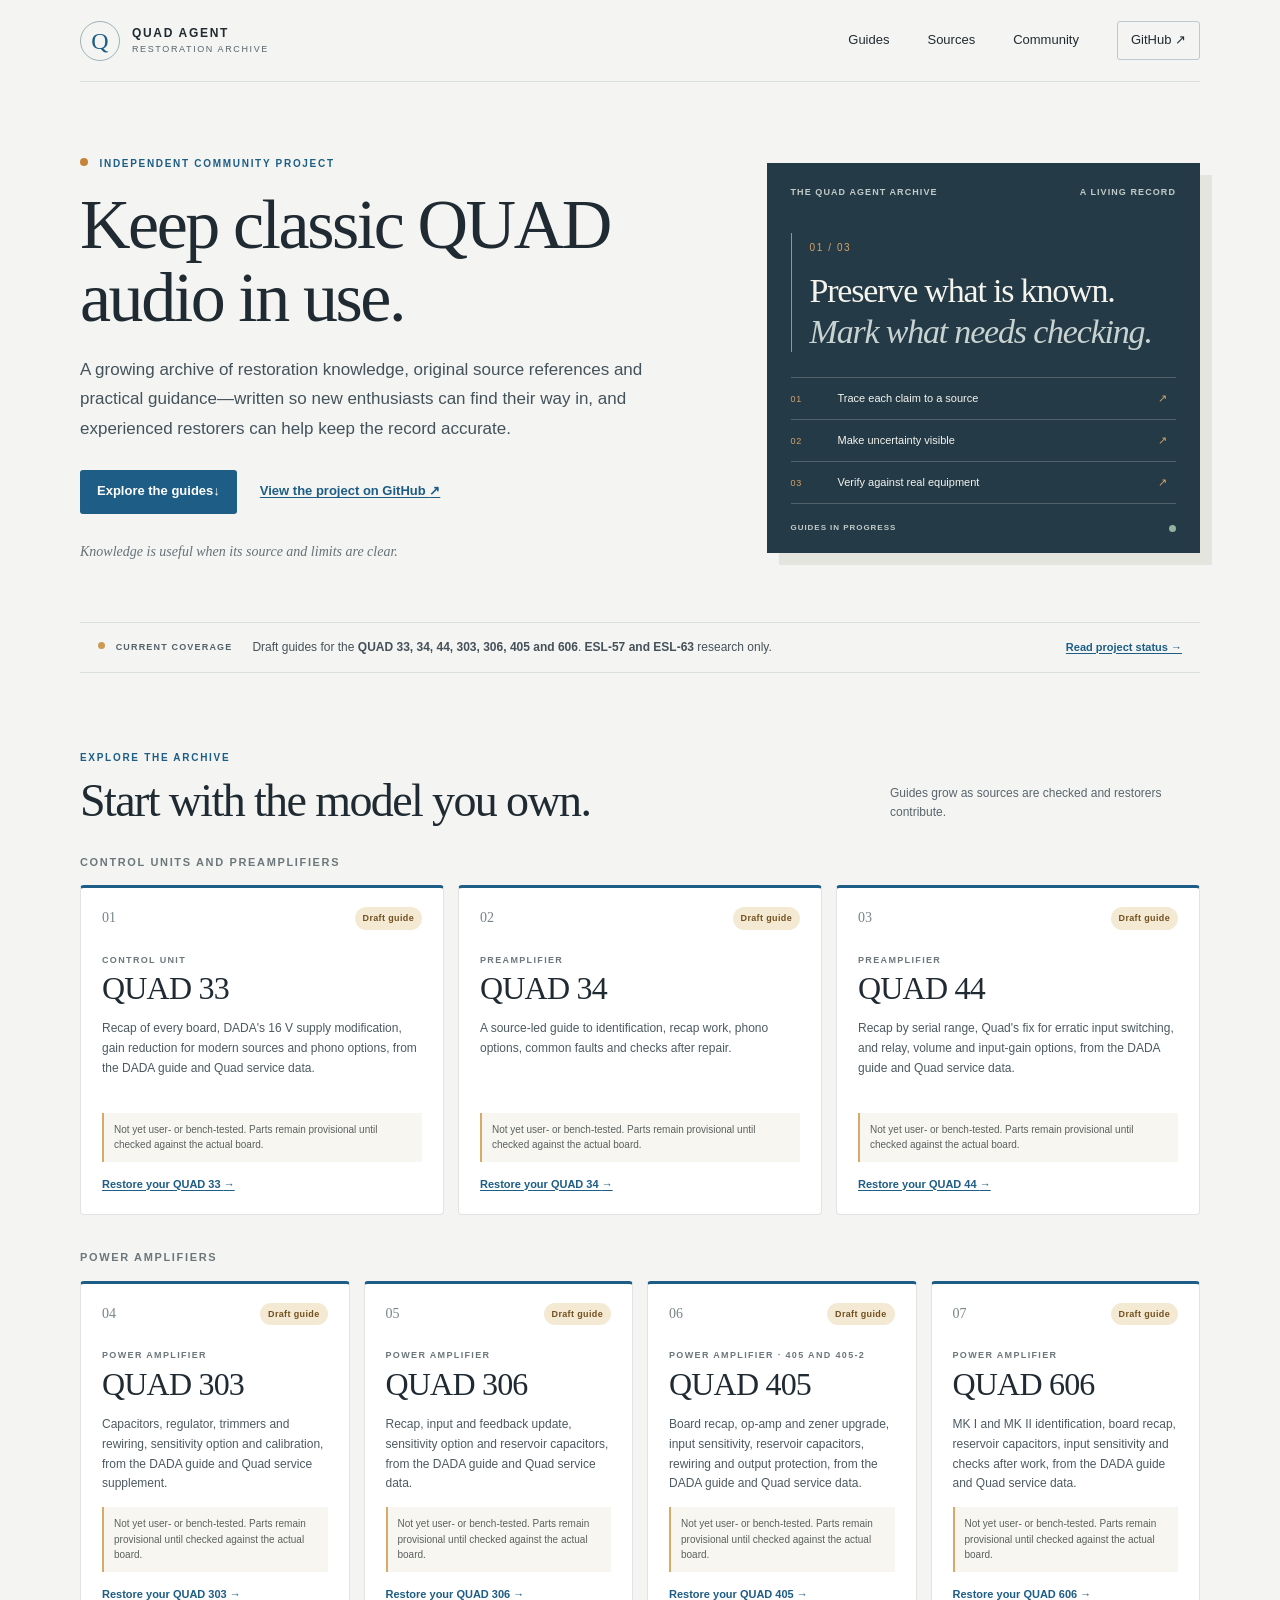
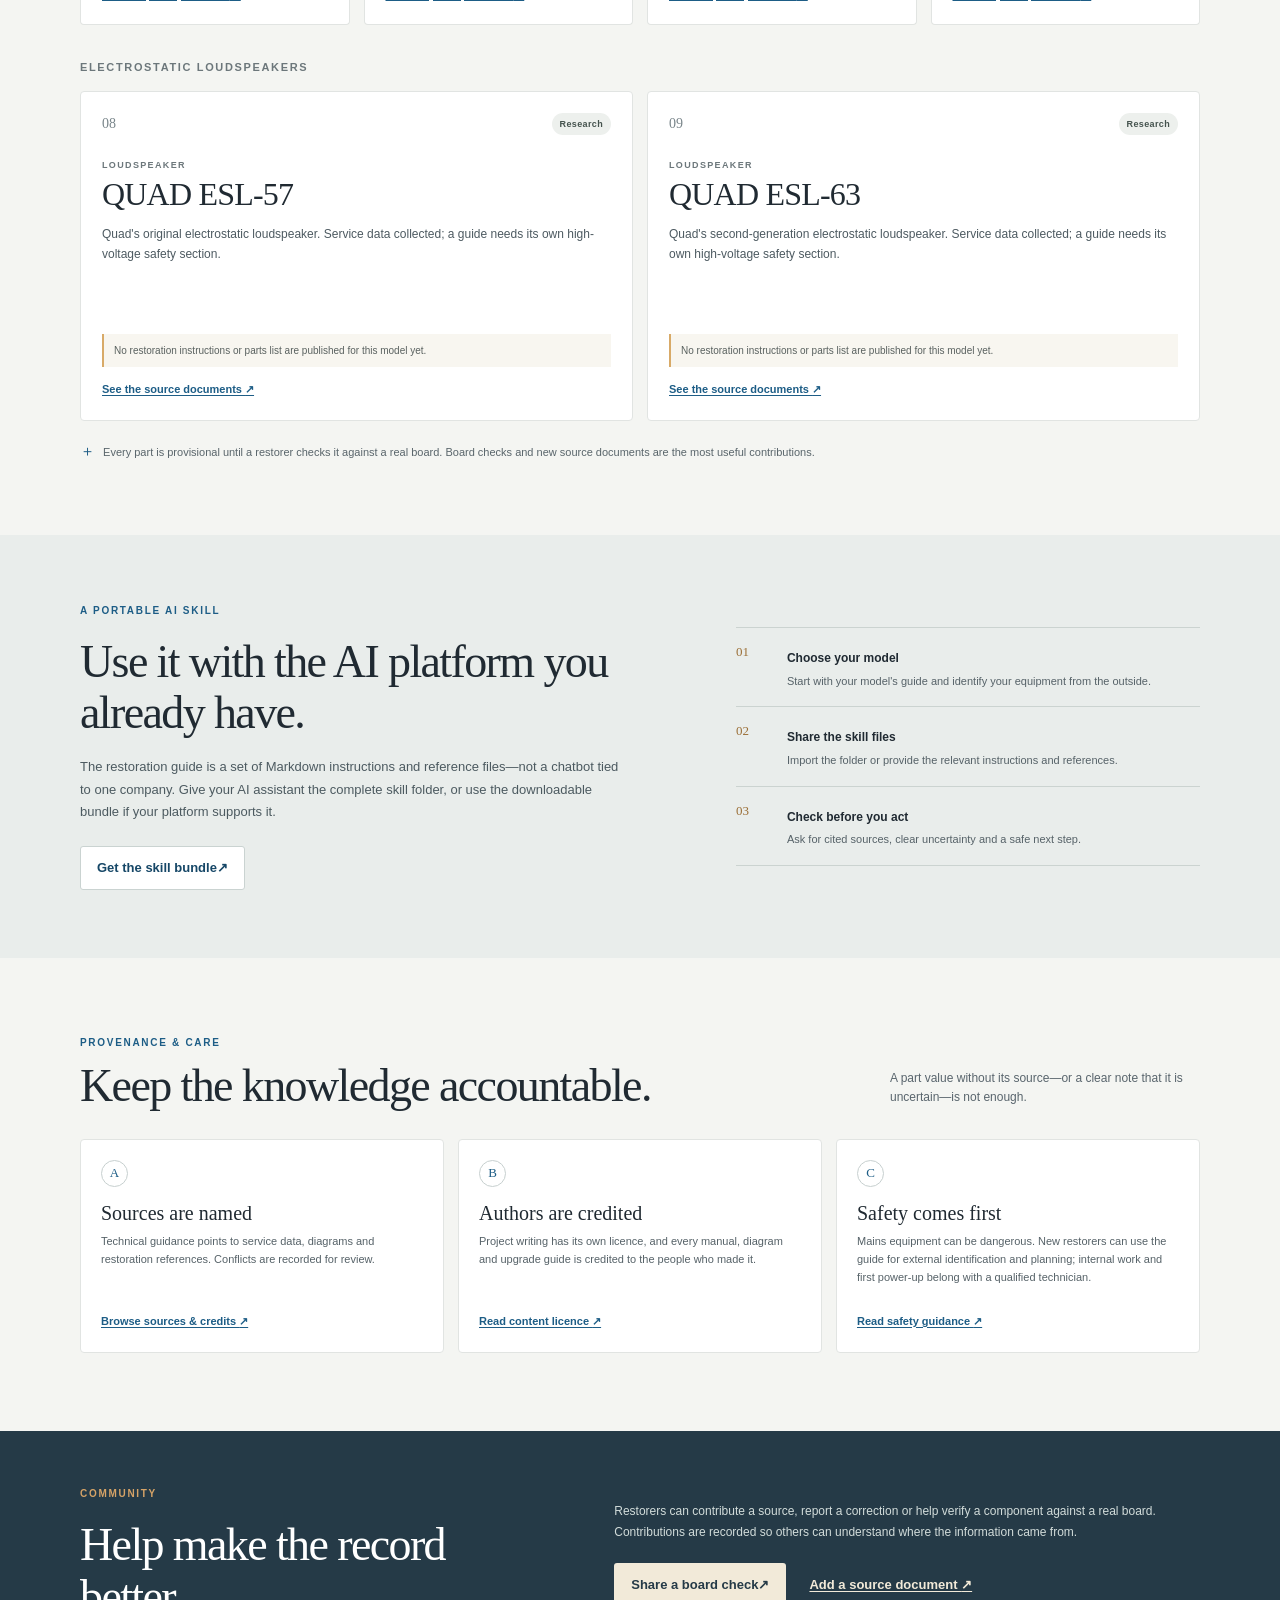
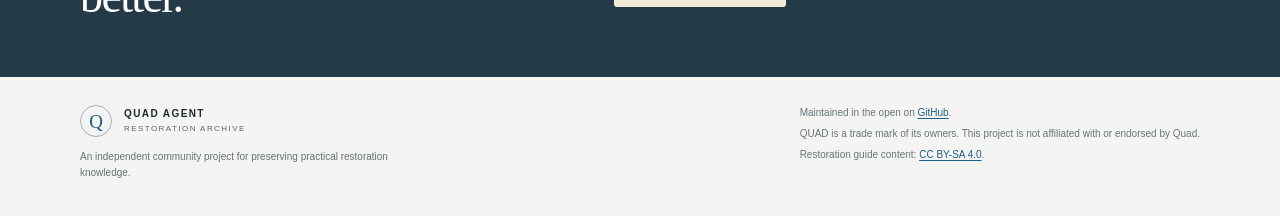
<file: docs/index.html>
<!doctype html>
<html lang="en">
  <head>
    <meta charset="utf-8">
    <meta name="viewport" content="width=device-width, initial-scale=1">
    <meta name="theme-color" content="#f4f5f2">
    <meta name="description" content="A community archive preserving practical, source-led restoration knowledge for classic QUAD hi-fi equipment.">
    <title>Quad Agent | QUAD Restoration Archive</title>
    <link rel="stylesheet" href="styles.css">
  </head>
  <body>
    <a class="skip-link" href="#main">Skip to content</a>

    <header class="site-header">
      <a class="brand" href="#top" aria-label="Quad Agent home">
        <span class="brand-mark" aria-hidden="true">Q</span>
        <span class="brand-name"><strong>QUAD AGENT</strong><small>RESTORATION ARCHIVE</small></span>
      </a>
      <nav aria-label="Main navigation">
        <a href="#guides">Guides</a>
        <a href="#sources">Sources</a>
        <a href="#community">Community</a>
        <a class="nav-repo" href="https://github.com/Quad-Hi-Fi-Restoration/quad-agent">GitHub <span aria-hidden="true">↗</span></a>
      </nav>
    </header>

    <main id="main">
      <section class="hero shell" id="top" aria-labelledby="hero-title">
        <div class="hero-copy">
          <p class="eyebrow"><span class="eyebrow-dot" aria-hidden="true"></span> INDEPENDENT COMMUNITY PROJECT</p>
          <h1 id="hero-title">Keep classic QUAD audio in use.</h1>
          <p class="hero-intro">A growing archive of restoration knowledge, original source references and practical guidance—written so new enthusiasts can find their way in, and experienced restorers can help keep the record accurate.</p>
          <div class="hero-actions">
            <a class="button button-primary" href="#guides">Explore the guides <span aria-hidden="true">↓</span></a>
            <a class="text-link" href="https://github.com/Quad-Hi-Fi-Restoration/quad-agent">View the project on GitHub <span aria-hidden="true">↗</span></a>
          </div>
          <p class="hero-note">Knowledge is useful when its source and limits are clear.</p>
        </div>

        <aside class="archive-panel" aria-label="How the archive works">
          <div class="panel-topline"><span>THE QUAD AGENT ARCHIVE</span><span>A LIVING RECORD</span></div>
          <div class="panel-heading">
            <span class="panel-index">01 / 03</span>
            <p>Preserve what is known.<br><em>Mark what needs checking.</em></p>
          </div>
          <div class="archive-steps" aria-label="Archive principles">
            <div><span class="step-number">01</span><span>Trace each claim to a source</span><span class="step-mark" aria-hidden="true">↗</span></div>
            <div><span class="step-number">02</span><span>Make uncertainty visible</span><span class="step-mark" aria-hidden="true">↗</span></div>
            <div><span class="step-number">03</span><span>Verify against real equipment</span><span class="step-mark" aria-hidden="true">↗</span></div>
          </div>
          <div class="panel-footer"><span>GUIDES IN PROGRESS</span><span class="status-light" aria-hidden="true"></span></div>
        </aside>
      </section>

      <section class="status-strip shell" aria-label="Current project status">
        <span class="status-label"><span class="status-light" aria-hidden="true"></span> CURRENT COVERAGE</span>
        <p>Draft guides for the <strong>QUAD 33, 34, 44, 303, 306, 405 and 606</strong>. <strong>ESL-57 and ESL-63</strong> research only.</p>
        <a href="https://github.com/Quad-Hi-Fi-Restoration/quad-agent/blob/main/README.md">Read project status <span aria-hidden="true">→</span></a>
      </section>

      <section class="section shell" id="guides" aria-labelledby="guides-title">
        <div class="section-heading">
          <div><p class="eyebrow">EXPLORE THE ARCHIVE</p><h2 id="guides-title">Start with the model you own.</h2></div>
          <p class="section-aside">Guides grow as sources are checked and restorers contribute.</p>
        </div>
        <h3 class="model-group">Control units and preamplifiers</h3>
        <div class="model-grid">
          <article class="model-card model-card-featured">
            <div class="card-topline"><span class="model-number">01</span><span class="pill pill-draft">Draft guide</span></div>
            <p class="model-kind">CONTROL UNIT</p>
            <h3>QUAD 33</h3>
            <p class="model-description">Recap of every board, DADA's 16 V supply modification, gain reduction for modern sources and phono options, from the DADA guide and Quad service data.</p>
            <p class="card-caveat">Not yet user- or bench-tested. Parts remain provisional until checked against the actual board.</p>
            <a class="card-link" href="models/quad-33.html">Restore your QUAD 33 <span aria-hidden="true">→</span></a>
          </article>
          <article class="model-card model-card-featured">
            <div class="card-topline"><span class="model-number">02</span><span class="pill pill-draft">Draft guide</span></div>
            <p class="model-kind">PREAMPLIFIER</p>
            <h3>QUAD 34</h3>
            <p class="model-description">A source-led guide to identification, recap work, phono options, common faults and checks after repair.</p>
            <p class="card-caveat">Not yet user- or bench-tested. Parts remain provisional until checked against the actual board.</p>
            <a class="card-link" href="models/quad-34.html">Restore your QUAD 34 <span aria-hidden="true">→</span></a>
          </article>
          <article class="model-card model-card-featured">
            <div class="card-topline"><span class="model-number">03</span><span class="pill pill-draft">Draft guide</span></div>
            <p class="model-kind">PREAMPLIFIER</p>
            <h3>QUAD 44</h3>
            <p class="model-description">Recap by serial range, Quad's fix for erratic input switching, and relay, volume and input-gain options, from the DADA guide and Quad service data.</p>
            <p class="card-caveat">Not yet user- or bench-tested. Parts remain provisional until checked against the actual board.</p>
            <a class="card-link" href="models/quad-44.html">Restore your QUAD 44 <span aria-hidden="true">→</span></a>
          </article>
        </div>

        <h3 class="model-group">Power amplifiers</h3>
        <div class="model-grid model-grid-four">
          <article class="model-card model-card-featured">
            <div class="card-topline"><span class="model-number">04</span><span class="pill pill-draft">Draft guide</span></div>
            <p class="model-kind">POWER AMPLIFIER</p>
            <h3>QUAD 303</h3>
            <p class="model-description">Capacitors, regulator, trimmers and rewiring, sensitivity option and calibration, from the DADA guide and Quad service supplement.</p>
            <p class="card-caveat">Not yet user- or bench-tested. Parts remain provisional until checked against the actual board.</p>
            <a class="card-link" href="models/quad-303.html">Restore your QUAD 303 <span aria-hidden="true">→</span></a>
          </article>
          <article class="model-card model-card-featured">
            <div class="card-topline"><span class="model-number">05</span><span class="pill pill-draft">Draft guide</span></div>
            <p class="model-kind">POWER AMPLIFIER</p>
            <h3>QUAD 306</h3>
            <p class="model-description">Recap, input and feedback update, sensitivity option and reservoir capacitors, from the DADA guide and Quad service data.</p>
            <p class="card-caveat">Not yet user- or bench-tested. Parts remain provisional until checked against the actual board.</p>
            <a class="card-link" href="models/quad-306.html">Restore your QUAD 306 <span aria-hidden="true">→</span></a>
          </article>
          <article class="model-card model-card-featured">
            <div class="card-topline"><span class="model-number">06</span><span class="pill pill-draft">Draft guide</span></div>
            <p class="model-kind">POWER AMPLIFIER · 405 AND 405-2</p>
            <h3>QUAD 405</h3>
            <p class="model-description">Board recap, op-amp and zener upgrade, input sensitivity, reservoir capacitors, rewiring and output protection, from the DADA guide and Quad service data.</p>
            <p class="card-caveat">Not yet user- or bench-tested. Parts remain provisional until checked against the actual board.</p>
            <a class="card-link" href="models/quad-405.html">Restore your QUAD 405 <span aria-hidden="true">→</span></a>
          </article>
          <article class="model-card model-card-featured">
            <div class="card-topline"><span class="model-number">07</span><span class="pill pill-draft">Draft guide</span></div>
            <p class="model-kind">POWER AMPLIFIER</p>
            <h3>QUAD 606</h3>
            <p class="model-description">MK I and MK II identification, board recap, reservoir capacitors, input sensitivity and checks after work, from the DADA guide and Quad service data.</p>
            <p class="card-caveat">Not yet user- or bench-tested. Parts remain provisional until checked against the actual board.</p>
            <a class="card-link" href="models/quad-606.html">Restore your QUAD 606 <span aria-hidden="true">→</span></a>
          </article>
        </div>

        <h3 class="model-group">Electrostatic loudspeakers</h3>
        <div class="model-grid model-grid-two">
          <article class="model-card">
            <div class="card-topline"><span class="model-number">08</span><span class="pill">Research</span></div>
            <p class="model-kind">LOUDSPEAKER</p>
            <h3>QUAD ESL-57</h3>
            <p class="model-description">Quad's original electrostatic loudspeaker. Service data collected; a guide needs its own high-voltage safety section.</p>
            <p class="card-caveat">No restoration instructions or parts list are published for this model yet.</p>
            <a class="card-link" href="https://github.com/Quad-Hi-Fi-Restoration/quad-agent/tree/main/source-docs/quad-57">See the source documents <span aria-hidden="true">↗</span></a>
          </article>
          <article class="model-card">
            <div class="card-topline"><span class="model-number">09</span><span class="pill">Research</span></div>
            <p class="model-kind">LOUDSPEAKER</p>
            <h3>QUAD ESL-63</h3>
            <p class="model-description">Quad's second-generation electrostatic loudspeaker. Service data collected; a guide needs its own high-voltage safety section.</p>
            <p class="card-caveat">No restoration instructions or parts list are published for this model yet.</p>
            <a class="card-link" href="https://github.com/Quad-Hi-Fi-Restoration/quad-agent/tree/main/source-docs/quad-63">See the source documents <span aria-hidden="true">↗</span></a>
          </article>
        </div>
        <p class="future-note"><span aria-hidden="true">＋</span> Every part is provisional until a restorer checks it against a real board. Board checks and new source documents are the most useful contributions.</p>
      </section>

      <section class="how-section" id="use-the-skill" aria-labelledby="how-title">
        <div class="how-inner shell">
          <div class="how-copy">
            <p class="eyebrow">A PORTABLE AI SKILL</p>
            <h2 id="how-title">Use it with the AI platform you already have.</h2>
            <p>The restoration guide is a set of Markdown instructions and reference files—not a chatbot tied to one company. Give your AI assistant the complete skill folder, or use the downloadable bundle if your platform supports it.</p>
            <a class="button button-light" href="https://github.com/Quad-Hi-Fi-Restoration/quad-agent/releases">Get the skill bundle <span aria-hidden="true">↗</span></a>
          </div>
          <ol class="how-list">
            <li><span>01</span><div><strong>Choose your model</strong><p>Start with your model's guide and identify your equipment from the outside.</p></div></li>
            <li><span>02</span><div><strong>Share the skill files</strong><p>Import the folder or provide the relevant instructions and references.</p></div></li>
            <li><span>03</span><div><strong>Check before you act</strong><p>Ask for cited sources, clear uncertainty and a safe next step.</p></div></li>
          </ol>
        </div>
      </section>

      <section class="section shell sources-section" id="sources" aria-labelledby="sources-title">
        <div class="section-heading">
          <div><p class="eyebrow">PROVENANCE & CARE</p><h2 id="sources-title">Keep the knowledge accountable.</h2></div>
          <p class="section-aside">A part value without its source—or a clear note that it is uncertain—is not enough.</p>
        </div>
        <div class="principle-grid">
          <article class="principle-card"><span class="principle-icon" aria-hidden="true">A</span><h3>Sources are named</h3><p>Technical guidance points to service data, diagrams and restoration references. Conflicts are recorded for review.</p><a href="https://github.com/Quad-Hi-Fi-Restoration/quad-agent/blob/main/quad-upgrade/reference/index.md">Browse sources & credits <span aria-hidden="true">↗</span></a></article>
          <article class="principle-card"><span class="principle-icon" aria-hidden="true">B</span><h3>Authors are credited</h3><p>Project writing has its own licence, and every manual, diagram and upgrade guide is credited to the people who made it.</p><a href="https://github.com/Quad-Hi-Fi-Restoration/quad-agent/blob/main/LICENSE-CONTENT.md">Read content licence <span aria-hidden="true">↗</span></a></article>
          <article class="principle-card"><span class="principle-icon" aria-hidden="true">C</span><h3>Safety comes first</h3><p>Mains equipment can be dangerous. New restorers can use the guide for external identification and planning; internal work and first power-up belong with a qualified technician.</p><a href="https://github.com/Quad-Hi-Fi-Restoration/quad-agent/blob/main/quad-upgrade/reference/safety.md">Read safety guidance <span aria-hidden="true">↗</span></a></article>
        </div>
      </section>

      <section class="community-section" id="community" aria-labelledby="community-title">
        <div class="community-inner shell">
          <div><p class="eyebrow">COMMUNITY</p><h2 id="community-title">Help make the record better.</h2></div>
          <div class="community-copy"><p>Restorers can contribute a source, report a correction or help verify a component against a real board. Contributions are recorded so others can understand where the information came from.</p><div class="community-actions"><a class="button button-primary" href="https://github.com/Quad-Hi-Fi-Restoration/quad-agent/issues/new?template=board-verification.md">Share a board check <span aria-hidden="true">↗</span></a><a class="text-link" href="https://github.com/Quad-Hi-Fi-Restoration/quad-agent/issues/new?template=new-source.md">Add a source document <span aria-hidden="true">↗</span></a></div></div>
        </div>
      </section>
    </main>

    <footer class="site-footer shell">
      <div><a class="brand footer-brand" href="#top"><span class="brand-mark" aria-hidden="true">Q</span><span class="brand-name"><strong>QUAD AGENT</strong><small>RESTORATION ARCHIVE</small></span></a><p>An independent community project for preserving practical restoration knowledge.</p></div>
      <div class="footer-meta"><p>Maintained in the open on <a href="https://github.com/Quad-Hi-Fi-Restoration/quad-agent">GitHub</a>.</p><p>QUAD is a trade mark of its owners. This project is not affiliated with or endorsed by Quad.</p><p>Restoration guide content: <a href="https://creativecommons.org/licenses/by-sa/4.0/">CC BY-SA 4.0</a>.</p></div>
    </footer>
  </body>
</html>
</file>
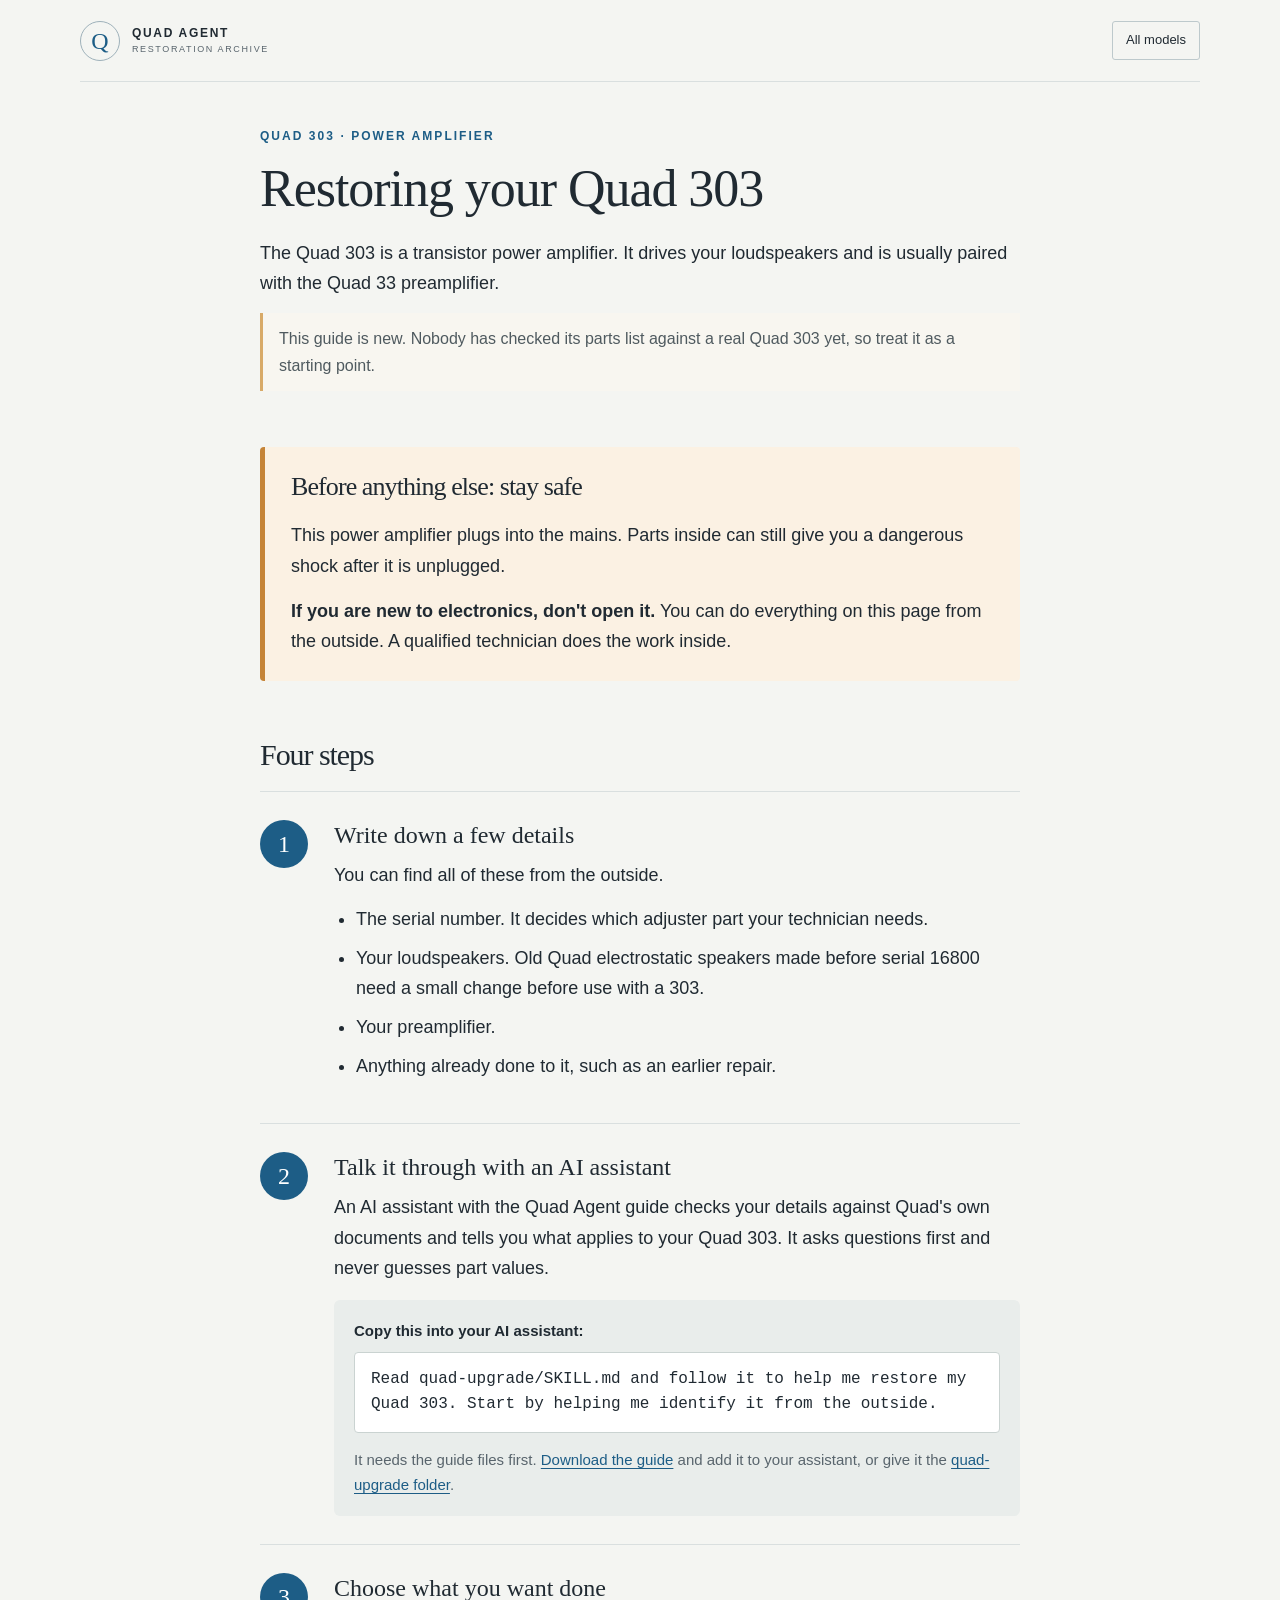
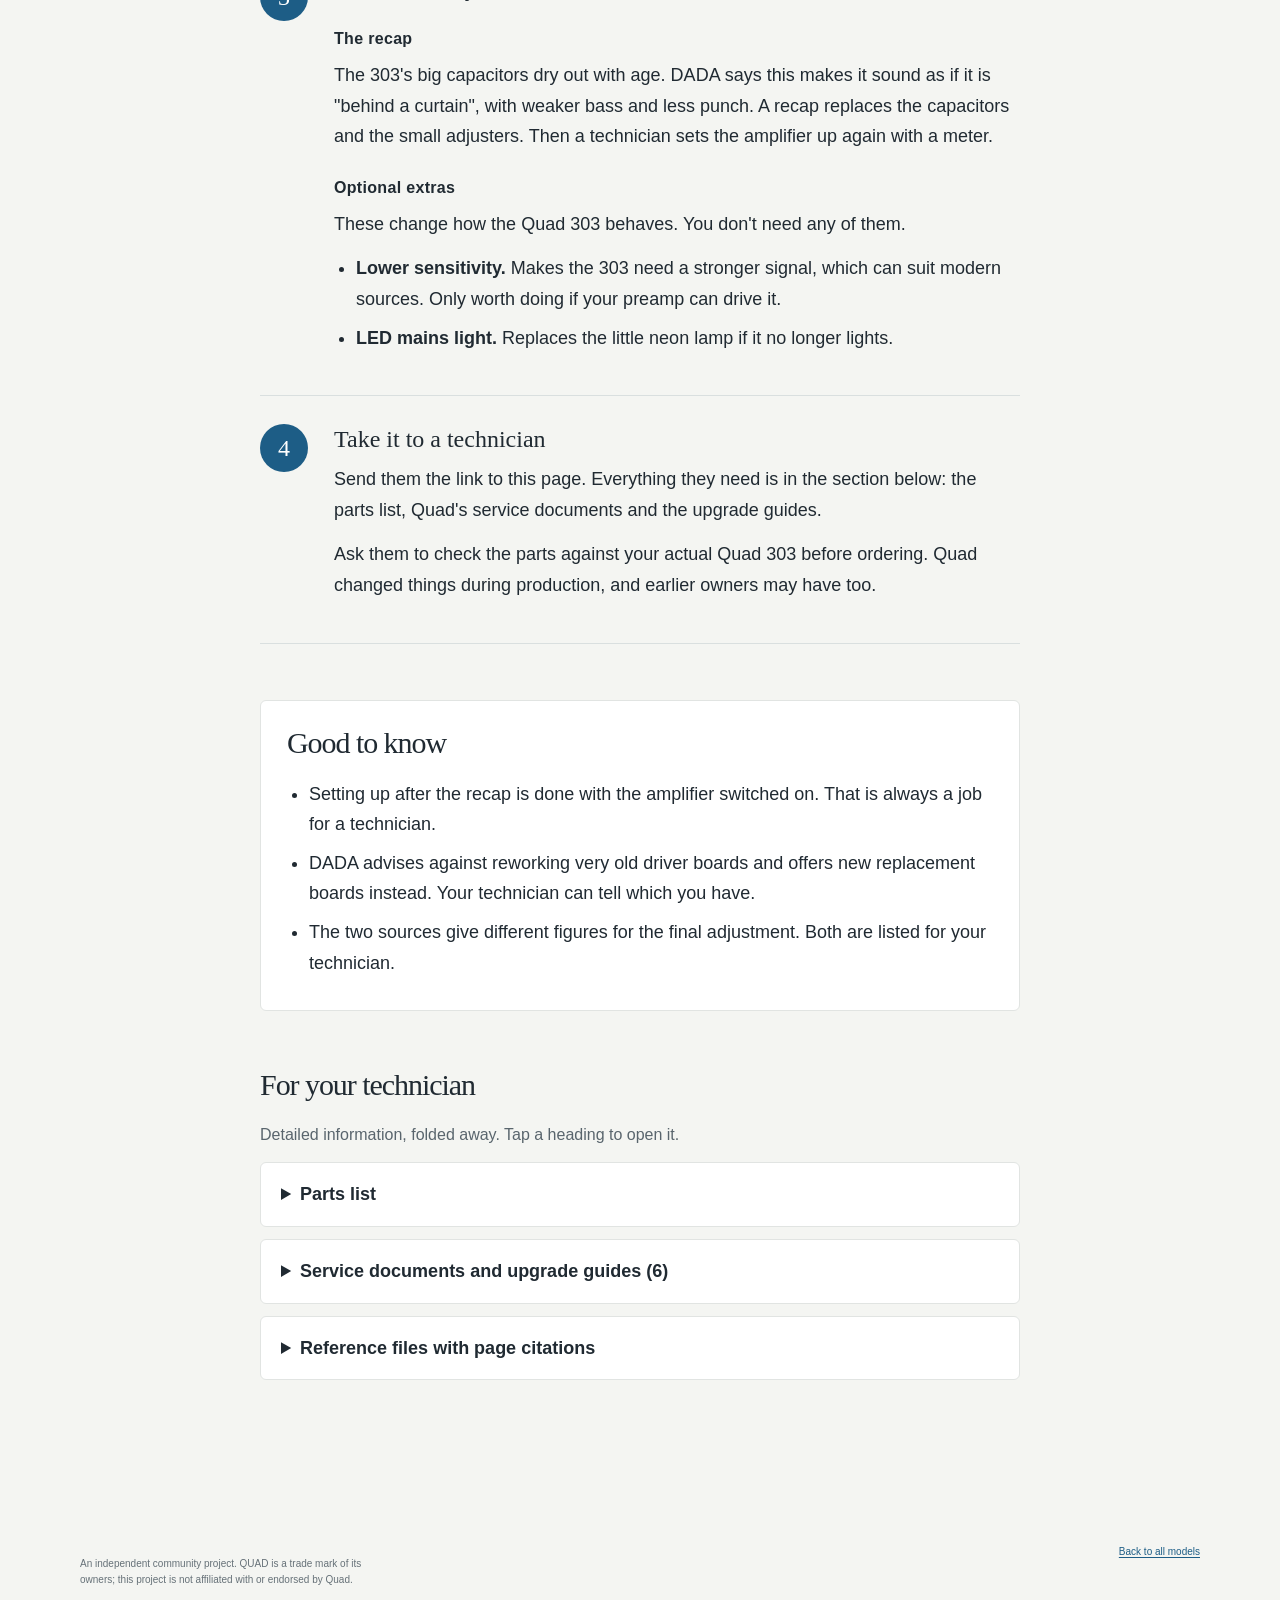
<file: docs/models/quad-303.html>
<!doctype html>
<html lang="en">
  <head>
    <meta charset="utf-8">
    <meta name="viewport" content="width=device-width, initial-scale=1">
    <meta name="description" content="A simple, safe guide to restoring a Quad 303 power amplifier.">
    <title>Restoring your Quad 303 | Quad Agent</title>
    <link rel="stylesheet" href="../styles.css">
  </head>
  <body class="owner">
    <a class="skip-link" href="#main">Skip to content</a>
    <!-- Generated by scripts/build_site.py from docs/owners/quad-303.md and the skill. Do not edit by hand. -->
    <header class="site-header">
      <a class="brand" href="../index.html" aria-label="Quad Agent home">
        <span class="brand-mark" aria-hidden="true">Q</span>
        <span class="brand-name"><strong>QUAD AGENT</strong><small>RESTORATION ARCHIVE</small></span>
      </a>
      <nav aria-label="Site">
        <a class="nav-repo" href="../index.html#guides">All models</a>
      </nav>
    </header>

    <main id="main" class="shell owner-page">
      <section class="owner-hero">
        <p class="eyebrow">QUAD 303 · POWER AMPLIFIER</p>
        <h1>Restoring your Quad 303</h1>
        <p>The Quad 303 is a transistor power amplifier. It drives your loudspeakers and is usually paired with the Quad 33 preamplifier.</p>
        <p class="new-note">This guide is new. Nobody has checked its parts list against a real Quad 303 yet, so treat it as a starting point.</p>
      </section>

      <section class="safety-box" aria-labelledby="safety-title">
        <h2 id="safety-title">Before anything else: stay safe</h2>
        <p>This power amplifier plugs into the mains. Parts inside can still give you a dangerous shock after it is unplugged.</p>
        <p><strong>If you are new to electronics, don't open it.</strong> You can do everything on this page from the outside. A qualified technician does the work inside.</p>
      </section>

      <section class="steps" aria-labelledby="steps-title">
        <h2 id="steps-title">Four steps</h2>

        <div class="step">
          <span class="step-no">1</span>
          <div class="step-body">
            <h3>Write down a few details</h3>
            <p>You can find all of these from the outside.</p>
            <ul><li>The serial number. It decides which adjuster part your technician needs.</li><li>Your loudspeakers. Old Quad electrostatic speakers made before serial 16800 need a small change before use with a 303.</li><li>Your preamplifier.</li><li>Anything already done to it, such as an earlier repair.</li></ul>
          </div>
        </div>

        <div class="step">
          <span class="step-no">2</span>
          <div class="step-body">
            <h3>Talk it through with an AI assistant</h3>
            <p>An AI assistant with the Quad Agent guide checks your details against Quad's own documents and tells you what applies to your Quad 303. It asks questions first and never guesses part values.</p>
            <div class="prompt-box">
              <p class="prompt-label">Copy this into your AI assistant:</p>
              <p class="prompt-text">Read quad-upgrade/SKILL.md and follow it to help me restore my Quad 303. Start by helping me identify it from the outside.</p>
              <p class="prompt-note">It needs the guide files first. <a href="https://github.com/Quad-Hi-Fi-Restoration/quad-agent/releases/latest">Download the guide</a> and add it to your assistant, or give it the <a href="https://github.com/Quad-Hi-Fi-Restoration/quad-agent/tree/main/quad-upgrade">quad-upgrade folder</a>.</p>
            </div>
          </div>
        </div>

        <div class="step">
          <span class="step-no">3</span>
          <div class="step-body">
            <h3>Choose what you want done</h3>
            <h4>The recap</h4>
            <p>The 303&#x27;s big capacitors dry out with age. DADA says this makes it sound as if it is &quot;behind a curtain&quot;, with weaker bass and less punch. A recap replaces the capacitors and the small adjusters. Then a technician sets the amplifier up again with a meter.</p>
            <h4>Optional extras</h4>
            <p>These change how the Quad 303 behaves. You don't need any of them.</p>
            <ul><li><strong>Lower sensitivity.</strong> Makes the 303 need a stronger signal, which can suit modern sources. Only worth doing if your preamp can drive it.</li><li><strong>LED mains light.</strong> Replaces the little neon lamp if it no longer lights.</li></ul>
          </div>
        </div>

        <div class="step">
          <span class="step-no">4</span>
          <div class="step-body">
            <h3>Take it to a technician</h3>
            <p>Send them the link to this page. Everything they need is in the section below: the parts list, Quad's service documents and the upgrade guides.</p>
            <p>Ask them to check the parts against your actual Quad 303 before ordering. Quad changed things during production, and earlier owners may have too.</p>
          </div>
        </div>
      </section>

      <section class="good-to-know" aria-labelledby="gtk-title">
        <h2 id="gtk-title">Good to know</h2>
        <ul><li>Setting up after the recap is done with the amplifier switched on. That is always a job for a technician.</li><li>DADA advises against reworking very old driver boards and offers new replacement boards instead. Your technician can tell which you have.</li><li>The two sources give different figures for the final adjustment. Both are listed for your technician.</li></ul>
      </section>

      <section class="tech-section" aria-labelledby="tech-title">
        <h2 id="tech-title">For your technician</h2>
        <p>Detailed information, folded away. Tap a heading to open it.</p>

        <details>
          <summary>Parts list</summary>
          <div class="details-body">
            <p class="card-caveat"><strong>Provisional.</strong> Every part comes from a named document but has not yet been checked against a real board. Confirm against the actual board before ordering. The recap comes first; optional changes are listed separately.</p>
            <h4>Recap and restoration</h4>
<div class="table-wrap"><table class="parts-table">
<colgroup><col class="c-part"><col class="c-orig"><col class="c-new"><col class="c-qty"><col></colgroup>
<thead><tr><th>Part</th><th>Original</th><th>Replacement</th><th>Qty</th><th>Notes</th></tr></thead>
<tbody>
<tr><td>C1, C2</td><td>2000µF 100V</td><td>4700, 6800 or 10000µF, 63V or 100V</td><td>2</td><td>Technician work. Larger than original: extends bass (circuit change). Wiring colours in amplifier.md.</td></tr>
<tr><td>C3</td><td>2000µF (DADA: 2 x 2000µF in parallel) 100V</td><td>4700µF 100V</td><td>1</td><td>Technician work. Quad lists one C3; DADA describes two in parallel - count what is fitted.</td></tr>
<tr><td>R200, R201, R204</td><td>10K 10%</td><td>10K 1% 0.5W</td><td>3</td><td></td></tr>
<tr><td>R202</td><td>8K2 5% (6K8 early)</td><td>8K2 1% 0.5W</td><td>1</td><td></td></tr>
<tr><td>R203</td><td>2K2 5%</td><td>2K2 1% 0.5W</td><td>1</td><td></td></tr>
<tr><td>R205</td><td>4K7 10%</td><td>4K7 1% 0.5W</td><td>1</td><td></td></tr>
<tr><td>R206</td><td>10R 10%</td><td>10R 1% 0.5W</td><td>1</td><td></td></tr>
<tr><td>R207</td><td>68R 10%</td><td>68R 1% 0.5W</td><td>1</td><td></td></tr>
<tr><td>MR200</td><td>1S920</td><td>1N4004, 1N4005 or 1N4006</td><td>1</td><td>Cathode towards middle of board</td></tr>
<tr><td>MR201</td><td>1S2120 or ZE12V7 (12V)</td><td>12V 1.3W</td><td>1</td><td>Cathode towards middle of board</td></tr>
<tr><td>RV200</td><td>4K7</td><td>4K7</td><td>1</td><td>Leave in middle position until calibration</td></tr>
<tr><td>C100</td><td>0.64µF (Mullard C426)</td><td>1µF 10mm pitch</td><td>2</td><td></td></tr>
<tr><td>C101</td><td>300µF 10V</td><td>470µF &gt;=16V</td><td>2</td><td>+ towards the inside of the board</td></tr>
<tr><td>C104</td><td>12µF 50V</td><td>22µF &gt;=25V</td><td>2</td><td>+ towards the inside of the board</td></tr>
<tr><td>C106</td><td>50µF 50V</td><td>47µF &gt;=25V</td><td>2</td><td>+ towards the back of the board</td></tr>
<tr><td>RV100</td><td>4K7</td><td>4K7</td><td>2</td><td></td></tr>
</tbody>
</table></div>
<h4>Recap and restoration — serial &lt;11500 only</h4>
<div class="table-wrap"><table class="parts-table">
<colgroup><col class="c-part"><col class="c-orig"><col class="c-new"><col class="c-qty"><col></colgroup>
<thead><tr><th>Part</th><th>Original</th><th>Replacement</th><th>Qty</th><th>Notes</th></tr></thead>
<tbody>
<tr><td>RV101</td><td>not in the list read (earlier board)</td><td>22K</td><td>2</td><td>Boards below S/N 11500 (version 9 or lower). DADA advises against revising boards older than version 9.</td></tr>
</tbody>
</table></div>
<h4>Recap and restoration — serial &gt;=11500 only</h4>
<div class="table-wrap"><table class="parts-table">
<colgroup><col class="c-part"><col class="c-orig"><col class="c-new"><col class="c-qty"><col></colgroup>
<thead><tr><th>Part</th><th>Original</th><th>Replacement</th><th>Qty</th><th>Notes</th></tr></thead>
<tbody>
<tr><td>RV101</td><td>2K2</td><td>2K2</td><td>2</td><td></td></tr>
</tbody>
</table></div>
<h4>Optional: input sensitivity</h4>
<div class="table-wrap"><table class="parts-table">
<colgroup><col class="c-part"><col class="c-orig"><col class="c-new"><col class="c-qty"><col></colgroup>
<thead><tr><th>Part</th><th>Original</th><th>Replacement</th><th>Qty</th><th>Notes</th></tr></thead>
<tbody>
<tr><td>R108</td><td>22K</td><td>15K (0.733V), 10K (1.1V) or 6K8 (1.6V)</td><td>2</td><td>Optional; change with matching C103</td></tr>
<tr><td>C103</td><td>100pF</td><td>150pF (0.733V), 220pF (1.1V) or 330pF (1.6V)</td><td>2</td><td>Optional; change with matching R108</td></tr>
</tbody>
</table></div>
<h4>Repair: mains indicator</h4>
<div class="table-wrap"><table class="parts-table">
<colgroup><col class="c-part"><col class="c-orig"><col class="c-new"><col class="c-qty"><col></colgroup>
<thead><tr><th>Part</th><th>Original</th><th>Replacement</th><th>Qty</th><th>Notes</th></tr></thead>
<tbody>
<tr><td>Mains indicator</td><td>neon</td><td>red square LED + 12K 0.5W series resistor</td><td>1</td><td>Only if the neon is broken. Across the supply capacitor; long lead to +.</td></tr>
</tbody>
</table></div>

          </div>
        </details>

        <details>
          <summary>Service documents and upgrade guides (6)</summary>
          <div class="details-body">
            <p>Many are scans, so they are pictures of pages rather than searchable text.</p>
            <ul class="doc-list">
<li><span class="doc-title">Quad 33–303 service supplement</span><span class="doc-author">The Acoustical Manufacturing Co. (Quad), via ManualsLib</span><span class="doc-links"><a href="https://github.com/Quad-Hi-Fi-Restoration/quad-agent/blob/main/source-docs/quad-303/QUAD%20303%20Service%20Supplement%20Manual.pdf">Open</a><a href="https://github.com/Quad-Hi-Fi-Restoration/quad-agent/blob/main/source-docs/quad-303/QUAD%20303%20Service%20Supplement%20Manual.pdf?raw=true">Download</a></span></li>
<li><span class="doc-title">Quad 303 all versions illustrated upgrade guidelines</span><span class="doc-author">DADA Electronics (Stefaan &amp; Joost)</span><span class="doc-links"><a href="https://github.com/Quad-Hi-Fi-Restoration/quad-agent/blob/main/source-docs/quad-303/Dada%20-%20Quad_303_DIY_illustrated_upgrade_guidelines_V2.0.pdf">Open</a><a href="https://github.com/Quad-Hi-Fi-Restoration/quad-agent/blob/main/source-docs/quad-303/Dada%20-%20Quad_303_DIY_illustrated_upgrade_guidelines_V2.0.pdf?raw=true">Download</a></span></li>
<li><span class="doc-title">Quad 303 DIY — changing the sensitivity V1.0</span><span class="doc-author">Joost Plugge</span><span class="doc-links"><a href="https://github.com/Quad-Hi-Fi-Restoration/quad-agent/blob/main/source-docs/quad-303/Quad%20303%20DIY%20Changing%20the%20sensitivity%20V1.0.pdf">Open</a><a href="https://github.com/Quad-Hi-Fi-Restoration/quad-agent/blob/main/source-docs/quad-303/Quad%20303%20DIY%20Changing%20the%20sensitivity%20V1.0.pdf?raw=true">Download</a></span></li>
<li><span class="doc-title">303 output cap frequency response</span><span class="doc-author">Author not stated</span><span class="doc-links"><a href="https://github.com/Quad-Hi-Fi-Restoration/quad-agent/blob/main/source-docs/quad-303/303%20Output%20Cap%20Frequency%20Responce.pdf">Open</a><a href="https://github.com/Quad-Hi-Fi-Restoration/quad-agent/blob/main/source-docs/quad-303/303%20Output%20Cap%20Frequency%20Responce.pdf?raw=true">Download</a></span></li>
<li><span class="doc-title">Quad 303 improved wiring</span><span class="doc-author">Not stated</span><span class="doc-links"><a href="https://github.com/Quad-Hi-Fi-Restoration/quad-agent/blob/main/source-docs/quad-303/Quad-303-improved-wiring.pdf">Open</a><a href="https://github.com/Quad-Hi-Fi-Restoration/quad-agent/blob/main/source-docs/quad-303/Quad-303-improved-wiring.pdf?raw=true">Download</a></span></li>
<li><span class="doc-title">Quad 303 MK2 circuit diagram M12160 issue 1</span><span class="doc-author">Quad</span><span class="doc-links"><a href="https://github.com/Quad-Hi-Fi-Restoration/quad-agent/blob/main/source-docs/quad-303/Quad-303-MK2-M12160-iss-1-Schematic.pdf">Open</a><a href="https://github.com/Quad-Hi-Fi-Restoration/quad-agent/blob/main/source-docs/quad-303/Quad-303-MK2-M12160-iss-1-Schematic.pdf?raw=true">Download</a></span></li>
            </ul>
          </div>
        </details>

        <details>
          <summary>Reference files with page citations</summary>
          <div class="details-body">
            <p>The detailed notes the AI assistant works from. Every value cites a document and page.</p>
            <ul class="file-list">
<li><a href="https://github.com/Quad-Hi-Fi-Restoration/quad-agent/blob/main/quad-upgrade/reference/quad-303/amplifier.md">amplifier.md</a></li>
<li><a href="https://github.com/Quad-Hi-Fi-Restoration/quad-agent/blob/main/quad-upgrade/reference/quad-303/overview.md">overview.md</a></li>
<li><a href="https://github.com/Quad-Hi-Fi-Restoration/quad-agent/blob/main/quad-upgrade/reference/quad-303/source-register.md">source-register.md</a></li>
<li><a href="https://github.com/Quad-Hi-Fi-Restoration/quad-agent/blob/main/quad-upgrade/reference/quad-303/tests.md">tests.md</a></li>
<li><a href="https://github.com/Quad-Hi-Fi-Restoration/quad-agent/blob/main/quad-upgrade/reference/quad-303/verification-log.md">verification-log.md</a></li>
              <li><a href="https://github.com/Quad-Hi-Fi-Restoration/quad-agent/blob/main/quad-upgrade/data/quad-303-bom.csv">quad-303-bom.csv</a> (parts data)</li>
            </ul>
          </div>
        </details>
      </section>
    </main>

    <footer class="site-footer shell">
      <div><p>An independent community project. QUAD is a trade mark of its owners; this project is not affiliated with or endorsed by Quad.</p></div>
      <div class="footer-meta"><p><a href="../index.html#guides">Back to all models</a></p></div>
    </footer>
  </body>
</html>
</file>
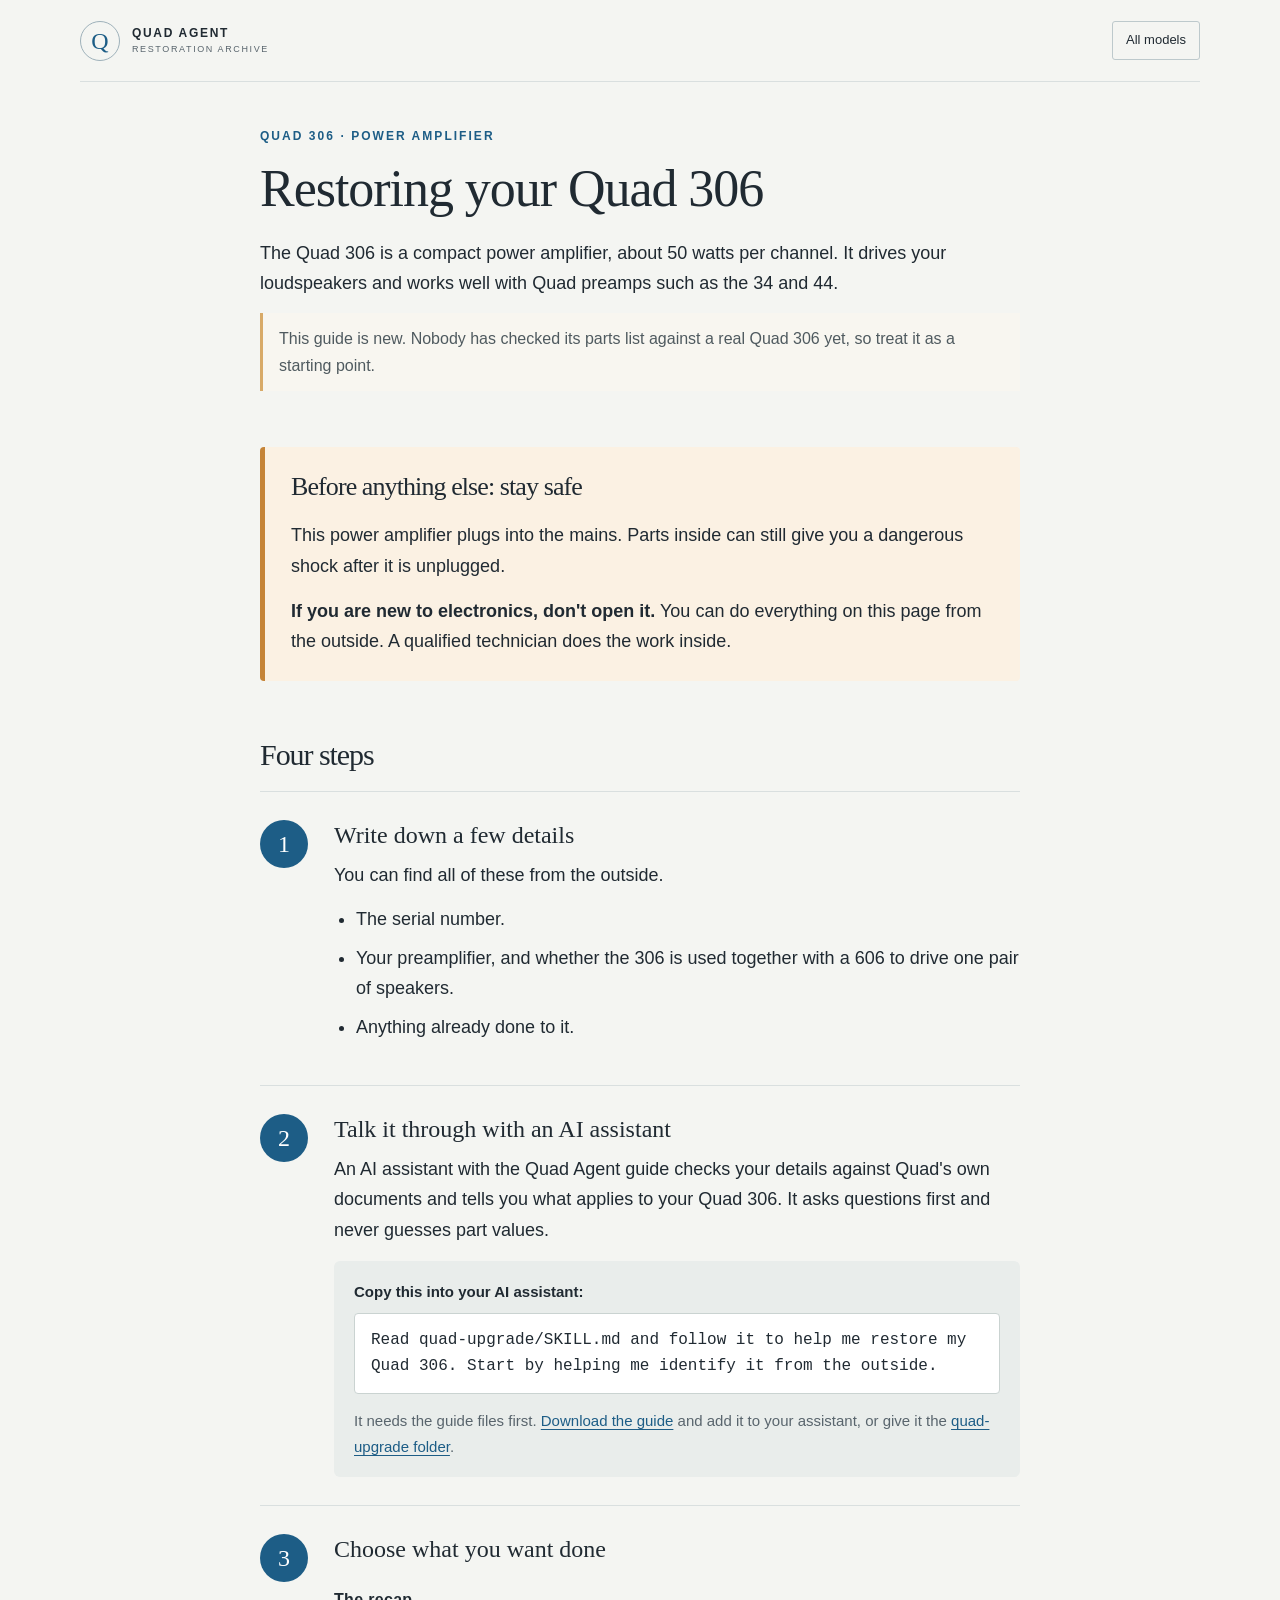
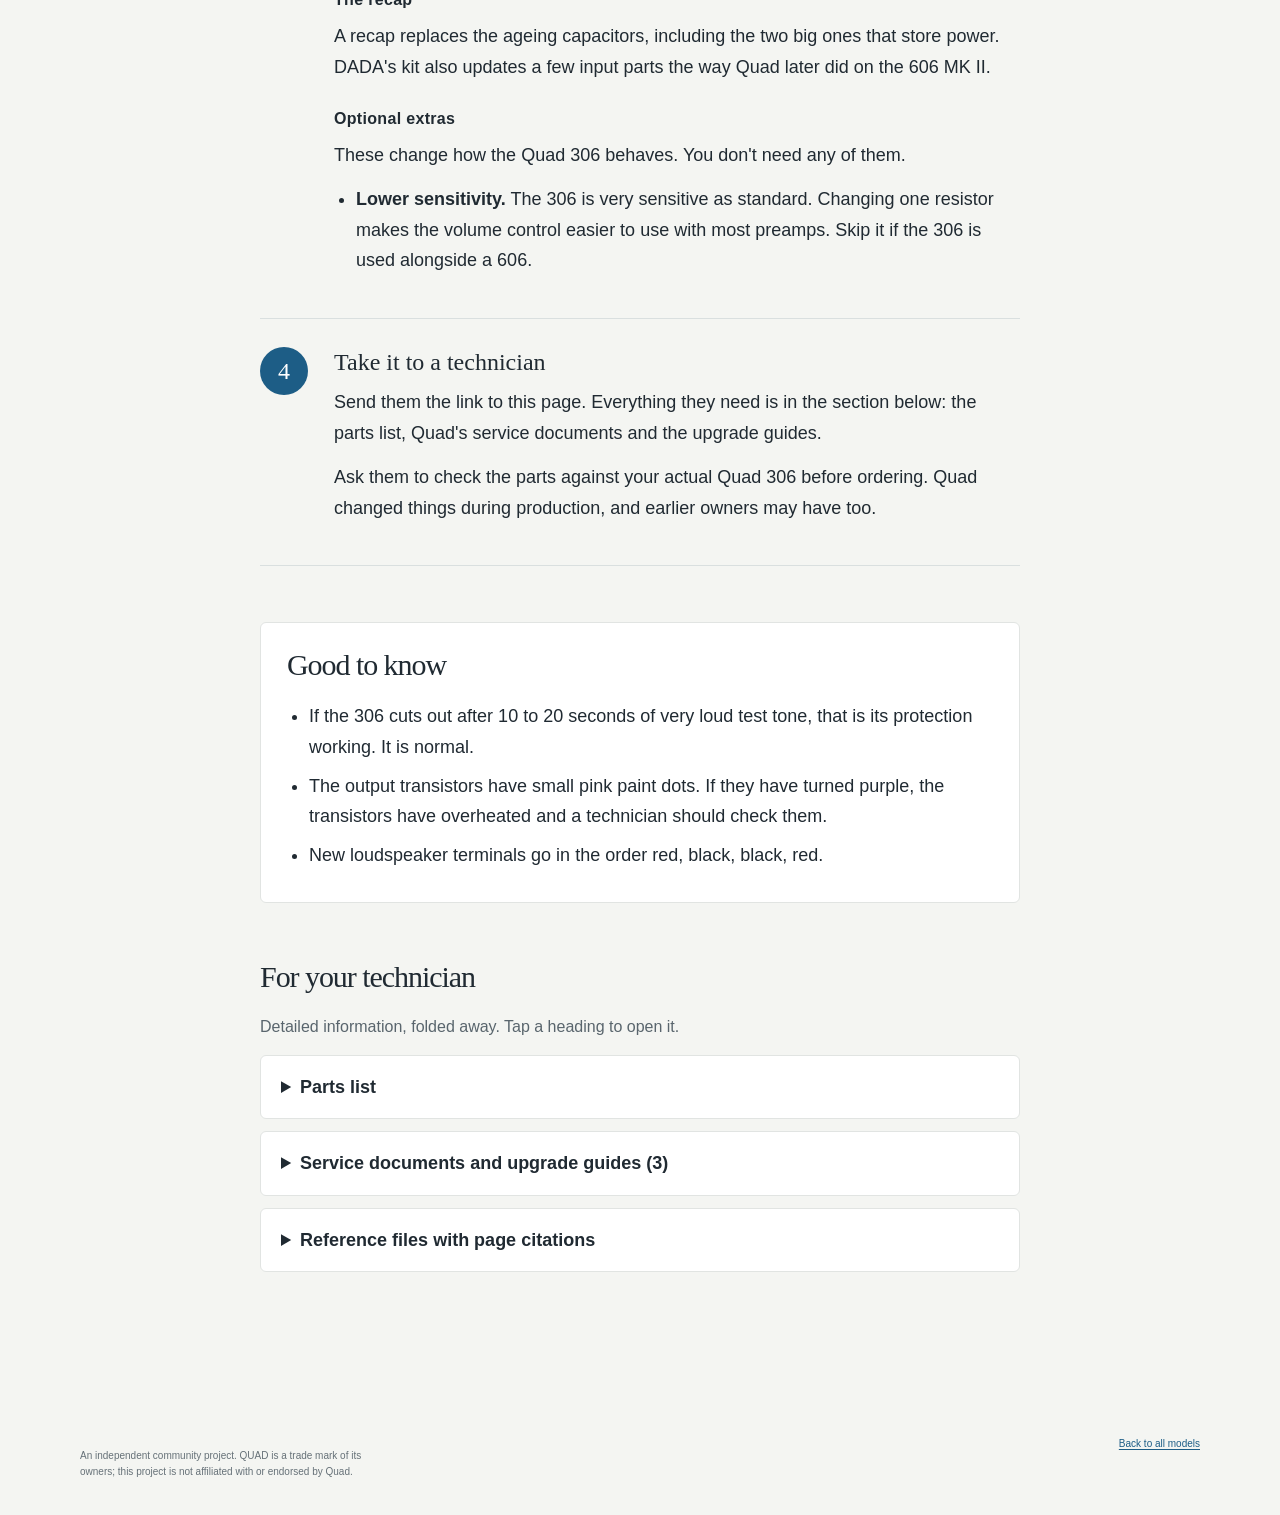
<file: docs/models/quad-306.html>
<!doctype html>
<html lang="en">
  <head>
    <meta charset="utf-8">
    <meta name="viewport" content="width=device-width, initial-scale=1">
    <meta name="description" content="A simple, safe guide to restoring a Quad 306 power amplifier.">
    <title>Restoring your Quad 306 | Quad Agent</title>
    <link rel="stylesheet" href="../styles.css">
  </head>
  <body class="owner">
    <a class="skip-link" href="#main">Skip to content</a>
    <!-- Generated by scripts/build_site.py from docs/owners/quad-306.md and the skill. Do not edit by hand. -->
    <header class="site-header">
      <a class="brand" href="../index.html" aria-label="Quad Agent home">
        <span class="brand-mark" aria-hidden="true">Q</span>
        <span class="brand-name"><strong>QUAD AGENT</strong><small>RESTORATION ARCHIVE</small></span>
      </a>
      <nav aria-label="Site">
        <a class="nav-repo" href="../index.html#guides">All models</a>
      </nav>
    </header>

    <main id="main" class="shell owner-page">
      <section class="owner-hero">
        <p class="eyebrow">QUAD 306 · POWER AMPLIFIER</p>
        <h1>Restoring your Quad 306</h1>
        <p>The Quad 306 is a compact power amplifier, about 50 watts per channel. It drives your loudspeakers and works well with Quad preamps such as the 34 and 44.</p>
        <p class="new-note">This guide is new. Nobody has checked its parts list against a real Quad 306 yet, so treat it as a starting point.</p>
      </section>

      <section class="safety-box" aria-labelledby="safety-title">
        <h2 id="safety-title">Before anything else: stay safe</h2>
        <p>This power amplifier plugs into the mains. Parts inside can still give you a dangerous shock after it is unplugged.</p>
        <p><strong>If you are new to electronics, don't open it.</strong> You can do everything on this page from the outside. A qualified technician does the work inside.</p>
      </section>

      <section class="steps" aria-labelledby="steps-title">
        <h2 id="steps-title">Four steps</h2>

        <div class="step">
          <span class="step-no">1</span>
          <div class="step-body">
            <h3>Write down a few details</h3>
            <p>You can find all of these from the outside.</p>
            <ul><li>The serial number.</li><li>Your preamplifier, and whether the 306 is used together with a 606 to drive one pair of speakers.</li><li>Anything already done to it.</li></ul>
          </div>
        </div>

        <div class="step">
          <span class="step-no">2</span>
          <div class="step-body">
            <h3>Talk it through with an AI assistant</h3>
            <p>An AI assistant with the Quad Agent guide checks your details against Quad's own documents and tells you what applies to your Quad 306. It asks questions first and never guesses part values.</p>
            <div class="prompt-box">
              <p class="prompt-label">Copy this into your AI assistant:</p>
              <p class="prompt-text">Read quad-upgrade/SKILL.md and follow it to help me restore my Quad 306. Start by helping me identify it from the outside.</p>
              <p class="prompt-note">It needs the guide files first. <a href="https://github.com/Quad-Hi-Fi-Restoration/quad-agent/releases/latest">Download the guide</a> and add it to your assistant, or give it the <a href="https://github.com/Quad-Hi-Fi-Restoration/quad-agent/tree/main/quad-upgrade">quad-upgrade folder</a>.</p>
            </div>
          </div>
        </div>

        <div class="step">
          <span class="step-no">3</span>
          <div class="step-body">
            <h3>Choose what you want done</h3>
            <h4>The recap</h4>
            <p>A recap replaces the ageing capacitors, including the two big ones that store power. DADA&#x27;s kit also updates a few input parts the way Quad later did on the 606 MK II.</p>
            <h4>Optional extras</h4>
            <p>These change how the Quad 306 behaves. You don't need any of them.</p>
            <ul><li><strong>Lower sensitivity.</strong> The 306 is very sensitive as standard. Changing one resistor makes the volume control easier to use with most preamps. Skip it if the 306 is used alongside a 606.</li></ul>
          </div>
        </div>

        <div class="step">
          <span class="step-no">4</span>
          <div class="step-body">
            <h3>Take it to a technician</h3>
            <p>Send them the link to this page. Everything they need is in the section below: the parts list, Quad's service documents and the upgrade guides.</p>
            <p>Ask them to check the parts against your actual Quad 306 before ordering. Quad changed things during production, and earlier owners may have too.</p>
          </div>
        </div>
      </section>

      <section class="good-to-know" aria-labelledby="gtk-title">
        <h2 id="gtk-title">Good to know</h2>
        <ul><li>If the 306 cuts out after 10 to 20 seconds of very loud test tone, that is its protection working. It is normal.</li><li>The output transistors have small pink paint dots. If they have turned purple, the transistors have overheated and a technician should check them.</li><li>New loudspeaker terminals go in the order red, black, black, red.</li></ul>
      </section>

      <section class="tech-section" aria-labelledby="tech-title">
        <h2 id="tech-title">For your technician</h2>
        <p>Detailed information, folded away. Tap a heading to open it.</p>

        <details>
          <summary>Parts list</summary>
          <div class="details-body">
            <p class="card-caveat"><strong>Provisional.</strong> Every part comes from a named document but has not yet been checked against a real board. Confirm against the actual board before ordering. The recap comes first; optional changes are listed separately.</p>
            <h4>Recap and restoration</h4>
<div class="table-wrap"><table class="parts-table">
<colgroup><col class="c-part"><col class="c-orig"><col class="c-new"><col class="c-qty"><col></colgroup>
<thead><tr><th>Part</th><th>Original</th><th>Replacement</th><th>Qty</th><th>Notes</th></tr></thead>
<tbody>
<tr><td>C1, C5, C6</td><td>330pF 10% (UP125) 50V</td><td>330pF</td><td>6</td><td>Both channels</td></tr>
<tr><td>C4</td><td>180pF 10% (UP125) 50V</td><td>180pF</td><td>2</td><td></td></tr>
<tr><td>C8</td><td>47pF 1% silver mica 350V</td><td>47pF</td><td>2</td><td></td></tr>
<tr><td>C7</td><td>47µF 20% 63V</td><td>100µF 63V</td><td>2</td><td>Polarised</td></tr>
<tr><td>C10, C11</td><td>4700µF 20% 50V</td><td>6800µF or 4700µF, 50V or 63V</td><td>4</td><td>Technician work. + marked on board. Quad lists C10, C11; DADA supplies 4 - confirm count. Reversed caps can explode.</td></tr>
</tbody>
</table></div>
<h4>Optional: input feedback update</h4>
<div class="table-wrap"><table class="parts-table">
<colgroup><col class="c-part"><col class="c-orig"><col class="c-new"><col class="c-qty"><col></colgroup>
<thead><tr><th>Part</th><th>Original</th><th>Replacement</th><th>Qty</th><th>Notes</th></tr></thead>
<tbody>
<tr><td>R6</td><td>120K 5%</td><td>62K 1%</td><td>2</td><td>As Quad did in the 606 MK II / 707 / 909</td></tr>
<tr><td>C2</td><td>100nF 10% 250V</td><td>330nF</td><td>2</td><td></td></tr>
<tr><td>C3</td><td>680nF 10% 63V</td><td>1µF</td><td>2</td><td></td></tr>
</tbody>
</table></div>
<h4>Optional: input sensitivity</h4>
<div class="table-wrap"><table class="parts-table">
<colgroup><col class="c-part"><col class="c-orig"><col class="c-new"><col class="c-qty"><col></colgroup>
<thead><tr><th>Part</th><th>Original</th><th>Replacement</th><th>Qty</th><th>Notes</th></tr></thead>
<tbody>
<tr><td>R13</td><td>9R1 1%</td><td>18R 1% (0.775V) or 27R 1% (1.0V)</td><td>2</td><td>Optional. As fitted gives 0.375V. DADA&#x27;s kit list says R13b/R13c; Quad has one R13.</td></tr>
</tbody>
</table></div>
<h4>Optional: zener decoupling</h4>
<div class="table-wrap"><table class="parts-table">
<colgroup><col class="c-part"><col class="c-orig"><col class="c-new"><col class="c-qty"><col></colgroup>
<thead><tr><th>Part</th><th>Original</th><th>Replacement</th><th>Qty</th><th>Notes</th></tr></thead>
<tbody>
<tr><td>D1-D4, C7 decoupling</td><td>none fitted</td><td>100nF</td><td>10</td><td>Copper side; leave the zeners and C7 in place</td></tr>
</tbody>
</table></div>

          </div>
        </details>

        <details>
          <summary>Service documents and upgrade guides (3)</summary>
          <div class="details-body">
            <p>Many are scans, so they are pictures of pages rather than searchable text.</p>
            <ul class="doc-list">
<li><span class="doc-title">Quad 306 DIY illustrated guidelines</span><span class="doc-author">DADA Electronics (Stefaan)</span><span class="doc-links"><a href="https://github.com/Quad-Hi-Fi-Restoration/quad-agent/blob/main/source-docs/quad-306/Dada%20Generated%20content%20-%20Quad_306_Revision_1.41.pdf">Open</a><a href="https://github.com/Quad-Hi-Fi-Restoration/quad-agent/blob/main/source-docs/quad-306/Dada%20Generated%20content%20-%20Quad_306_Revision_1.41.pdf?raw=true">Download</a></span></li>
<li><span class="doc-title">Quad 306 Power Amplifier Service Data</span><span class="doc-author">Quad Electroacoustics</span><span class="doc-links"><a href="https://github.com/Quad-Hi-Fi-Restoration/quad-agent/blob/main/source-docs/quad-306/Quad-306-Service-Manual.pdf">Open</a><a href="https://github.com/Quad-Hi-Fi-Restoration/quad-agent/blob/main/source-docs/quad-306/Quad-306-Service-Manual.pdf?raw=true">Download</a></span></li>
<li><span class="doc-title">Quad 306 circuit diagram</span><span class="doc-author">Quad</span><span class="doc-links"><a href="https://github.com/Quad-Hi-Fi-Restoration/quad-agent/blob/main/source-docs/quad-306/Quad-306-Schematic.pdf">Open</a><a href="https://github.com/Quad-Hi-Fi-Restoration/quad-agent/blob/main/source-docs/quad-306/Quad-306-Schematic.pdf?raw=true">Download</a></span></li>
            </ul>
          </div>
        </details>

        <details>
          <summary>Reference files with page citations</summary>
          <div class="details-body">
            <p>The detailed notes the AI assistant works from. Every value cites a document and page.</p>
            <ul class="file-list">
<li><a href="https://github.com/Quad-Hi-Fi-Restoration/quad-agent/blob/main/quad-upgrade/reference/quad-306/motherboard.md">motherboard.md</a></li>
<li><a href="https://github.com/Quad-Hi-Fi-Restoration/quad-agent/blob/main/quad-upgrade/reference/quad-306/overview.md">overview.md</a></li>
<li><a href="https://github.com/Quad-Hi-Fi-Restoration/quad-agent/blob/main/quad-upgrade/reference/quad-306/source-register.md">source-register.md</a></li>
<li><a href="https://github.com/Quad-Hi-Fi-Restoration/quad-agent/blob/main/quad-upgrade/reference/quad-306/tests.md">tests.md</a></li>
<li><a href="https://github.com/Quad-Hi-Fi-Restoration/quad-agent/blob/main/quad-upgrade/reference/quad-306/verification-log.md">verification-log.md</a></li>
              <li><a href="https://github.com/Quad-Hi-Fi-Restoration/quad-agent/blob/main/quad-upgrade/data/quad-306-bom.csv">quad-306-bom.csv</a> (parts data)</li>
            </ul>
          </div>
        </details>
      </section>
    </main>

    <footer class="site-footer shell">
      <div><p>An independent community project. QUAD is a trade mark of its owners; this project is not affiliated with or endorsed by Quad.</p></div>
      <div class="footer-meta"><p><a href="../index.html#guides">Back to all models</a></p></div>
    </footer>
  </body>
</html>
</file>
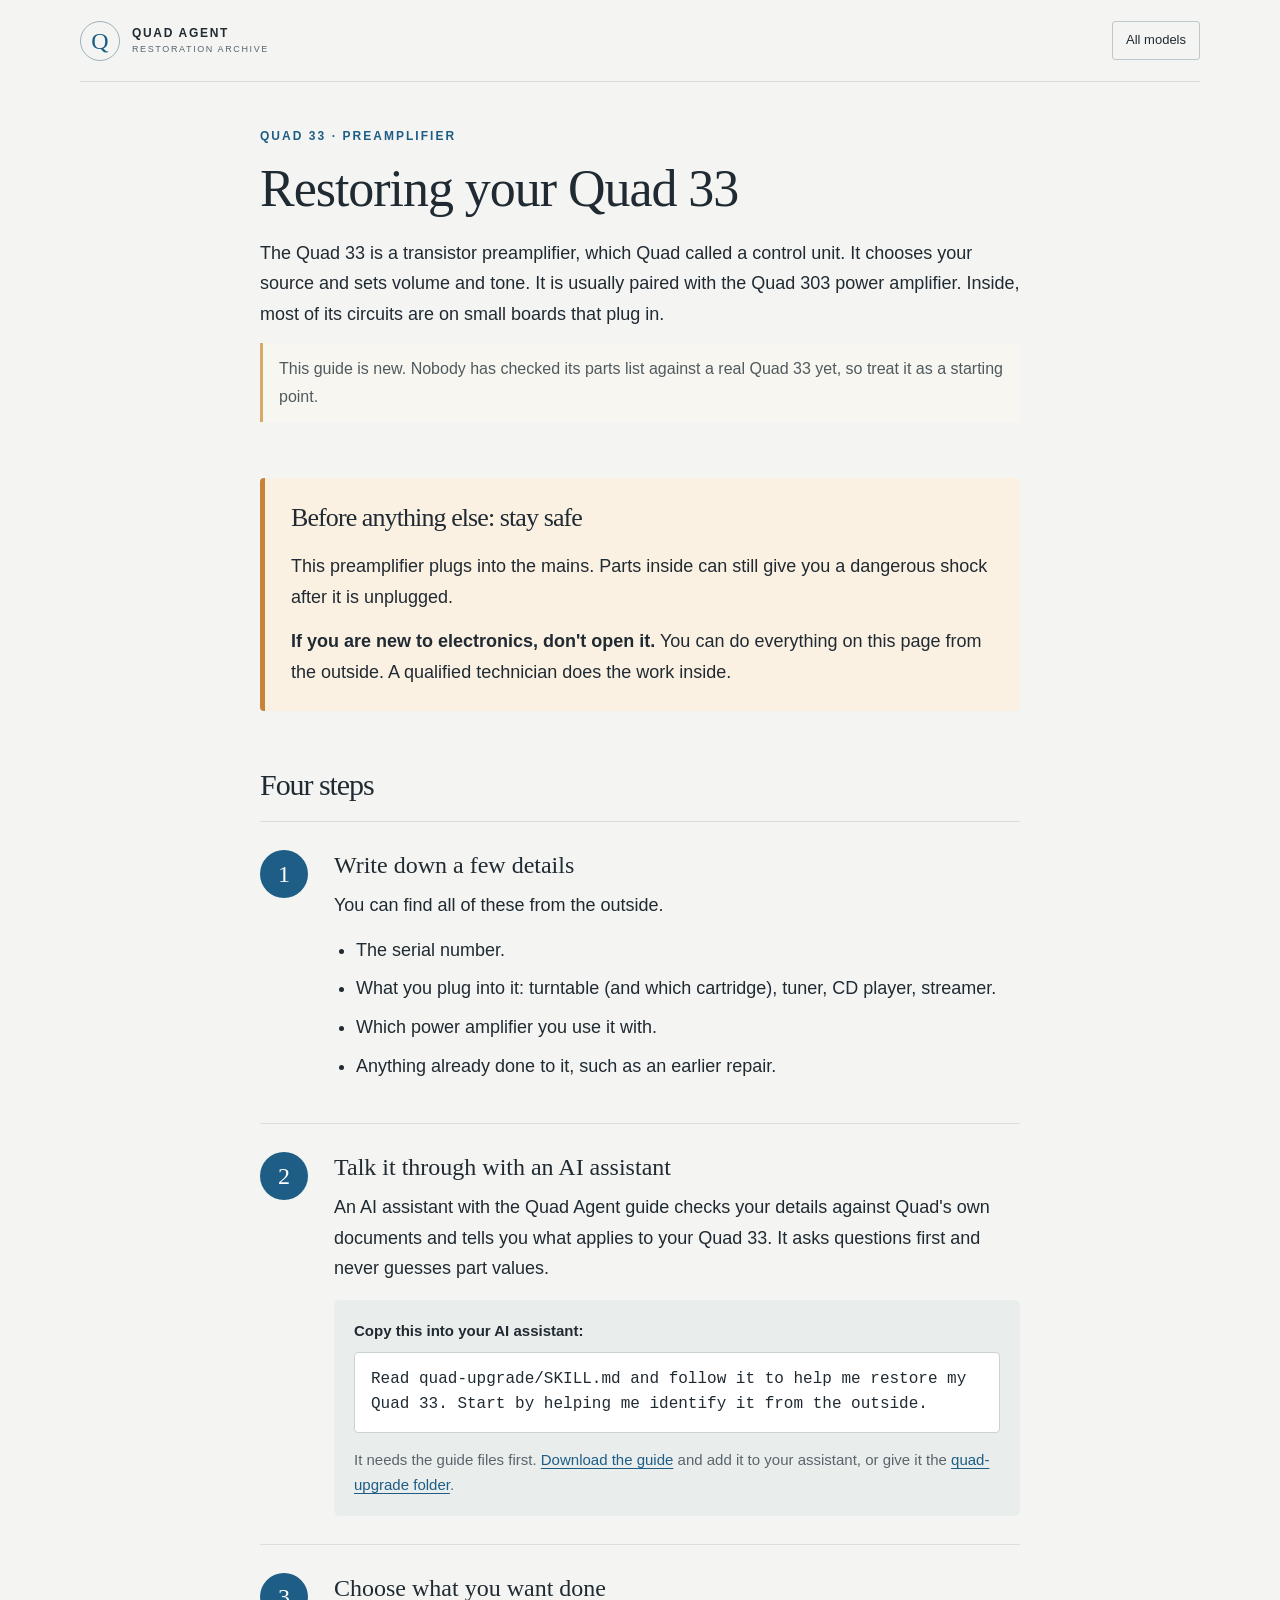
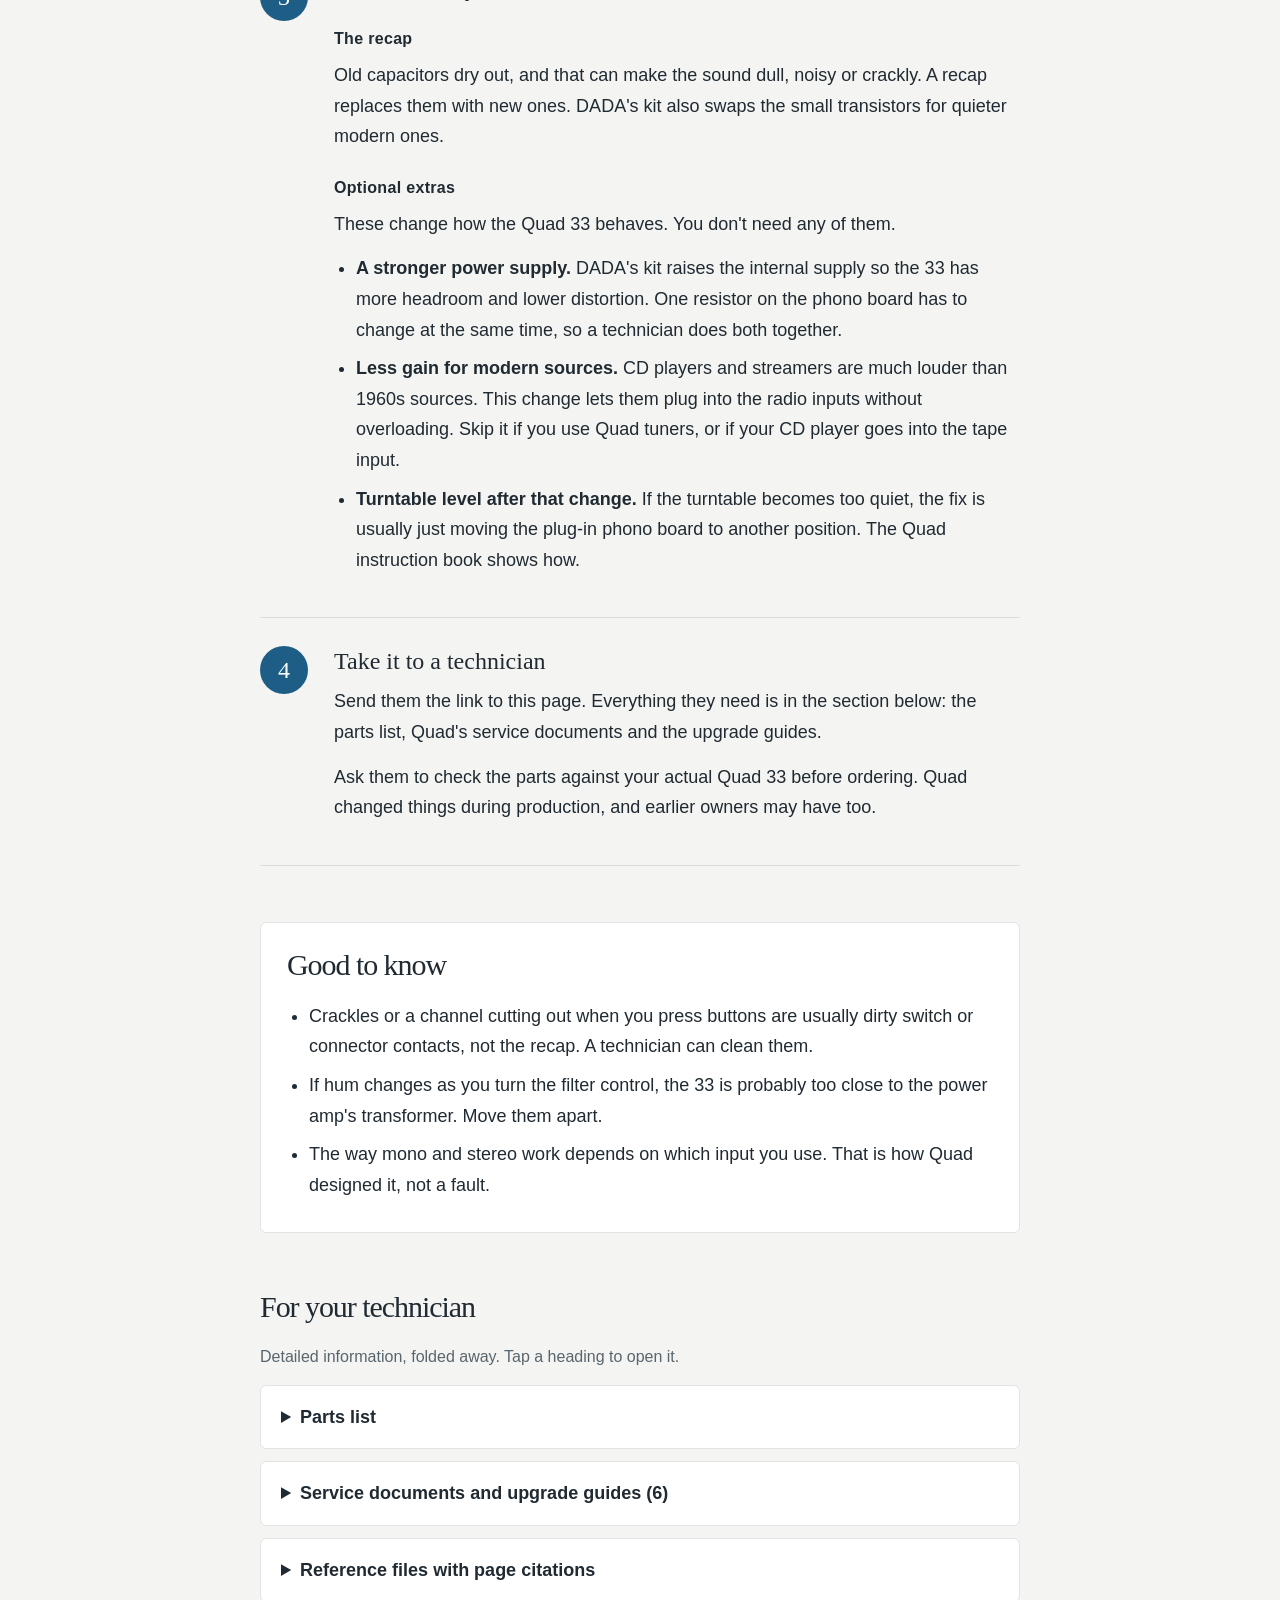
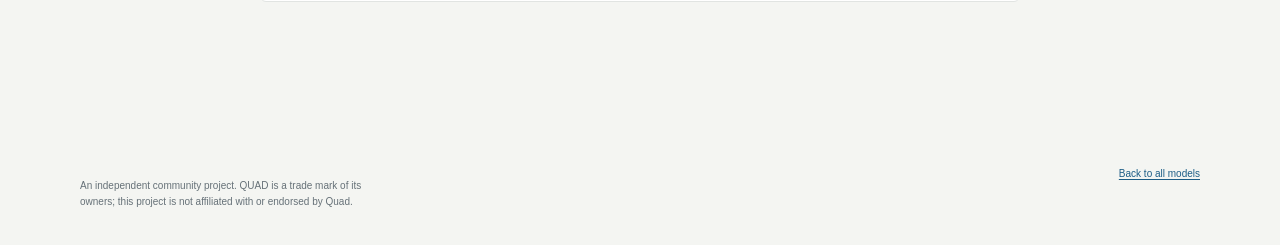
<file: docs/models/quad-33.html>
<!doctype html>
<html lang="en">
  <head>
    <meta charset="utf-8">
    <meta name="viewport" content="width=device-width, initial-scale=1">
    <meta name="description" content="A simple, safe guide to restoring a Quad 33 preamplifier.">
    <title>Restoring your Quad 33 | Quad Agent</title>
    <link rel="stylesheet" href="../styles.css">
  </head>
  <body class="owner">
    <a class="skip-link" href="#main">Skip to content</a>
    <!-- Generated by scripts/build_site.py from docs/owners/quad-33.md and the skill. Do not edit by hand. -->
    <header class="site-header">
      <a class="brand" href="../index.html" aria-label="Quad Agent home">
        <span class="brand-mark" aria-hidden="true">Q</span>
        <span class="brand-name"><strong>QUAD AGENT</strong><small>RESTORATION ARCHIVE</small></span>
      </a>
      <nav aria-label="Site">
        <a class="nav-repo" href="../index.html#guides">All models</a>
      </nav>
    </header>

    <main id="main" class="shell owner-page">
      <section class="owner-hero">
        <p class="eyebrow">QUAD 33 · PREAMPLIFIER</p>
        <h1>Restoring your Quad 33</h1>
        <p>The Quad 33 is a transistor preamplifier, which Quad called a control unit. It chooses your source and sets volume and tone. It is usually paired with the Quad 303 power amplifier. Inside, most of its circuits are on small boards that plug in.</p>
        <p class="new-note">This guide is new. Nobody has checked its parts list against a real Quad 33 yet, so treat it as a starting point.</p>
      </section>

      <section class="safety-box" aria-labelledby="safety-title">
        <h2 id="safety-title">Before anything else: stay safe</h2>
        <p>This preamplifier plugs into the mains. Parts inside can still give you a dangerous shock after it is unplugged.</p>
        <p><strong>If you are new to electronics, don't open it.</strong> You can do everything on this page from the outside. A qualified technician does the work inside.</p>
      </section>

      <section class="steps" aria-labelledby="steps-title">
        <h2 id="steps-title">Four steps</h2>

        <div class="step">
          <span class="step-no">1</span>
          <div class="step-body">
            <h3>Write down a few details</h3>
            <p>You can find all of these from the outside.</p>
            <ul><li>The serial number.</li><li>What you plug into it: turntable (and which cartridge), tuner, CD player, streamer.</li><li>Which power amplifier you use it with.</li><li>Anything already done to it, such as an earlier repair.</li></ul>
          </div>
        </div>

        <div class="step">
          <span class="step-no">2</span>
          <div class="step-body">
            <h3>Talk it through with an AI assistant</h3>
            <p>An AI assistant with the Quad Agent guide checks your details against Quad's own documents and tells you what applies to your Quad 33. It asks questions first and never guesses part values.</p>
            <div class="prompt-box">
              <p class="prompt-label">Copy this into your AI assistant:</p>
              <p class="prompt-text">Read quad-upgrade/SKILL.md and follow it to help me restore my Quad 33. Start by helping me identify it from the outside.</p>
              <p class="prompt-note">It needs the guide files first. <a href="https://github.com/Quad-Hi-Fi-Restoration/quad-agent/releases/latest">Download the guide</a> and add it to your assistant, or give it the <a href="https://github.com/Quad-Hi-Fi-Restoration/quad-agent/tree/main/quad-upgrade">quad-upgrade folder</a>.</p>
            </div>
          </div>
        </div>

        <div class="step">
          <span class="step-no">3</span>
          <div class="step-body">
            <h3>Choose what you want done</h3>
            <h4>The recap</h4>
            <p>Old capacitors dry out, and that can make the sound dull, noisy or crackly. A recap replaces them with new ones. DADA&#x27;s kit also swaps the small transistors for quieter modern ones.</p>
            <h4>Optional extras</h4>
            <p>These change how the Quad 33 behaves. You don't need any of them.</p>
            <ul><li><strong>A stronger power supply.</strong> DADA&#x27;s kit raises the internal supply so the 33 has more headroom and lower distortion. One resistor on the phono board has to change at the same time, so a technician does both together.</li><li><strong>Less gain for modern sources.</strong> CD players and streamers are much louder than 1960s sources. This change lets them plug into the radio inputs without overloading. Skip it if you use Quad tuners, or if your CD player goes into the tape input.</li><li><strong>Turntable level after that change.</strong> If the turntable becomes too quiet, the fix is usually just moving the plug-in phono board to another position. The Quad instruction book shows how.</li></ul>
          </div>
        </div>

        <div class="step">
          <span class="step-no">4</span>
          <div class="step-body">
            <h3>Take it to a technician</h3>
            <p>Send them the link to this page. Everything they need is in the section below: the parts list, Quad's service documents and the upgrade guides.</p>
            <p>Ask them to check the parts against your actual Quad 33 before ordering. Quad changed things during production, and earlier owners may have too.</p>
          </div>
        </div>
      </section>

      <section class="good-to-know" aria-labelledby="gtk-title">
        <h2 id="gtk-title">Good to know</h2>
        <ul><li>Crackles or a channel cutting out when you press buttons are usually dirty switch or connector contacts, not the recap. A technician can clean them.</li><li>If hum changes as you turn the filter control, the 33 is probably too close to the power amp&#x27;s transformer. Move them apart.</li><li>The way mono and stereo work depends on which input you use. That is how Quad designed it, not a fault.</li></ul>
      </section>

      <section class="tech-section" aria-labelledby="tech-title">
        <h2 id="tech-title">For your technician</h2>
        <p>Detailed information, folded away. Tap a heading to open it.</p>

        <details>
          <summary>Parts list</summary>
          <div class="details-body">
            <p class="card-caveat"><strong>Provisional.</strong> Every part comes from a named document but has not yet been checked against a real board. Confirm against the actual board before ordering. The recap comes first; optional changes are listed separately.</p>
            <h4>Recap and restoration</h4>
<div class="table-wrap"><table class="parts-table">
<colgroup><col class="c-part"><col class="c-orig"><col class="c-new"><col class="c-qty"><col></colgroup>
<thead><tr><th>Part</th><th>Original</th><th>Replacement</th><th>Qty</th><th>Notes</th></tr></thead>
<tbody>
<tr><td>C5, C6</td><td>100µF 6.3V</td><td>100µF</td><td>2</td><td>DADA: 10V or more; confirm rating for the 16V supply</td></tr>
<tr><td>C401</td><td>2.2µF 63V</td><td>2.2 or 4.7µF</td><td>2</td><td>DADA: 10V or more; confirm rating for the 16V supply. Two amp boards.</td></tr>
<tr><td>C405</td><td>47µF 16V</td><td>47, 68 or 100µF</td><td>2</td><td>DADA: 10V or more; confirm rating for the 16V supply</td></tr>
<tr><td>C406</td><td>10µF 63V</td><td>22µF</td><td>2</td><td>DADA: 10V or more; confirm rating for the 16V supply</td></tr>
<tr><td>TR400, TR401, TR402</td><td>E5270</td><td>BC550</td><td>6</td><td>Check pinout against the board</td></tr>
<tr><td>R305, R308</td><td>82K 5%</td><td>82K 1%</td><td>2</td><td></td></tr>
<tr><td>C300, C303, C307, C308</td><td>22µF 40V</td><td>47 or 68µF</td><td>4</td><td>DADA: 10V or more; confirm rating for the 16V supply</td></tr>
<tr><td>C311, C312</td><td>47µF 16V</td><td>47 or 68µF</td><td>2</td><td>DADA: 10V or more; confirm rating for the 16V supply</td></tr>
<tr><td>C301, C302</td><td>100µF 6.3V</td><td>100µF</td><td>2</td><td>DADA: 10V or more; confirm rating for the 16V supply</td></tr>
<tr><td>C313</td><td>100µF 16V</td><td>220 or 470µF 16V</td><td>1</td><td></td></tr>
<tr><td>TR300, TR301, TR302, TR303</td><td>E5270</td><td>BC550</td><td>4</td><td>Check pinout against the board</td></tr>
<tr><td>R203, R204, R215, R216</td><td>220K 5%</td><td>220K 1%</td><td>4</td><td></td></tr>
<tr><td>C202, C203</td><td>0.68µF (0.33µF early) 100V</td><td>2.2 or 4.7µF axial (+ towards TR200/TR201) or 2.2µF MKS/MKT</td><td>2</td><td>Improves bass. Electrolytic + towards the transistors.</td></tr>
<tr><td>TR200, TR201</td><td>E5270</td><td>BC550</td><td>2</td><td>Check pinout against the board</td></tr>
</tbody>
</table></div>
<h4>Optional: 16v supply</h4>
<div class="table-wrap"><table class="parts-table">
<colgroup><col class="c-part"><col class="c-orig"><col class="c-new"><col class="c-qty"><col></colgroup>
<thead><tr><th>Part</th><th>Original</th><th>Replacement</th><th>Qty</th><th>Notes</th></tr></thead>
<tbody>
<tr><td>R500, R501</td><td>120R 10%</td><td>27R</td><td>2</td><td>Part of the 16V supply modification</td></tr>
<tr><td>MR500</td><td>LR120C 12V</td><td>16V 1.3W</td><td>1</td><td>Cathode towards middle of board</td></tr>
<tr><td>MR501, MR502</td><td>IS920</td><td>1N400x</td><td>2</td><td>Cathode towards middle of board</td></tr>
<tr><td>C500, C501</td><td>1000µF 25V</td><td>680-2200µF 25V</td><td>2</td><td></td></tr>
<tr><td>C502</td><td>400µF 25V</td><td>1000-2200µF 25V</td><td>1</td><td></td></tr>
<tr><td>C503, C504, MR503, R502</td><td>see notes</td><td>remove</td><td>0</td><td>MR503 in Quad list; C503, C504, R502 not listed. Quad dropped this from S/N 80000.</td></tr>
<tr><td>R300</td><td>560R</td><td>2K7</td><td>1</td><td>Only with the 16V supply modification</td></tr>
</tbody>
</table></div>
<h4>Optional: gain reduction</h4>
<div class="table-wrap"><table class="parts-table">
<colgroup><col class="c-part"><col class="c-orig"><col class="c-new"><col class="c-qty"><col></colgroup>
<thead><tr><th>Part</th><th>Original</th><th>Replacement</th><th>Qty</th><th>Notes</th></tr></thead>
<tbody>
<tr><td>R411</td><td>1K8 2%</td><td>1K</td><td>2</td><td>Optional. About 8dB less gain. Not if using Quad tuners or CD into Tape.</td></tr>
<tr><td>R412</td><td>470R (printed &#x27;407&#x27;, part R470RJ1)</td><td>1K3</td><td>2</td><td>Optional; change with R411</td></tr>
</tbody>
</table></div>
<h4>Optional: mm loading</h4>
<div class="table-wrap"><table class="parts-table">
<colgroup><col class="c-part"><col class="c-orig"><col class="c-new"><col class="c-qty"><col></colgroup>
<thead><tr><th>Part</th><th>Original</th><th>Replacement</th><th>Qty</th><th>Notes</th></tr></thead>
<tbody>
<tr><td>R101, R102, R103, R104</td><td>68K</td><td>47K + 180pF in parallel</td><td>4</td><td>Optional; not in DADA kit</td></tr>
</tbody>
</table></div>
<h4>Optional: phono gain</h4>
<div class="table-wrap"><table class="parts-table">
<colgroup><col class="c-part"><col class="c-orig"><col class="c-new"><col class="c-qty"><col></colgroup>
<thead><tr><th>Part</th><th>Original</th><th>Replacement</th><th>Qty</th><th>Notes</th></tr></thead>
<tbody>
<tr><td>R105, R106 (M1 position)</td><td>470R</td><td>560R</td><td>2</td><td>Only if gain reduced and M1 already in use; otherwise move the adaptor to M1</td></tr>
<tr><td>R107, R108 (M1 position)</td><td>220R 2%</td><td>120R</td><td>2</td><td>As above</td></tr>
</tbody>
</table></div>

          </div>
        </details>

        <details>
          <summary>Service documents and upgrade guides (6)</summary>
          <div class="details-body">
            <p>Many are scans, so they are pictures of pages rather than searchable text.</p>
            <ul class="doc-list">
<li><span class="doc-title">Quad 33 Revision — Illustrated Guidelines</span><span class="doc-author">DADA Electronics (Stefaan)</span><span class="doc-links"><a href="https://github.com/Quad-Hi-Fi-Restoration/quad-agent/blob/main/source-docs/quad-33/Dada%20-%20Quad_33_Revision_V2.8.pdf">Open</a><a href="https://github.com/Quad-Hi-Fi-Restoration/quad-agent/blob/main/source-docs/quad-33/Dada%20-%20Quad_33_Revision_V2.8.pdf?raw=true">Download</a></span></li>
<li><span class="doc-title">Quad 33 Control Unit Service Data</span><span class="doc-author">Quad</span><span class="doc-links"><a href="https://github.com/Quad-Hi-Fi-Restoration/quad-agent/blob/main/source-docs/quad-33/Quad%20Document%20-33-Service-Manual.pdf">Open</a><a href="https://github.com/Quad-Hi-Fi-Restoration/quad-agent/blob/main/source-docs/quad-33/Quad%20Document%20-33-Service-Manual.pdf?raw=true">Download</a></span></li>
<li><span class="doc-title">Quad 33 Control Unit mono/stereo switching facilities</span><span class="doc-author">Joost Plugge</span><span class="doc-links"><a href="https://github.com/Quad-Hi-Fi-Restoration/quad-agent/blob/main/source-docs/quad-33/Quad%2033%20Switching.pdf">Open</a><a href="https://github.com/Quad-Hi-Fi-Restoration/quad-agent/blob/main/source-docs/quad-33/Quad%2033%20Switching.pdf?raw=true">Download</a></span></li>
<li><span class="doc-title">Quad 33 instruction booklet</span><span class="doc-author">Quad (via ManualsLib)</span><span class="doc-links"><a href="https://github.com/Quad-Hi-Fi-Restoration/quad-agent/blob/main/source-docs/quad-33/QUAD%2033%20Instruction%20Booklet.pdf">Open</a><a href="https://github.com/Quad-Hi-Fi-Restoration/quad-agent/blob/main/source-docs/quad-33/QUAD%2033%20Instruction%20Booklet.pdf?raw=true">Download</a></span></li>
<li><span class="doc-title">Quad 33 circuit diagram M12065 issue 2</span><span class="doc-author">Quad</span><span class="doc-links"><a href="https://github.com/Quad-Hi-Fi-Restoration/quad-agent/blob/main/source-docs/quad-33/Quad-33-M12065-iss-2-Schematic.pdf">Open</a><a href="https://github.com/Quad-Hi-Fi-Restoration/quad-agent/blob/main/source-docs/quad-33/Quad-33-M12065-iss-2-Schematic.pdf?raw=true">Download</a></span></li>
<li><span class="doc-title">Quad 33 schematic, all versions</span><span class="doc-author">Not stated</span><span class="doc-links"><a href="https://github.com/Quad-Hi-Fi-Restoration/quad-agent/blob/main/source-docs/quad-33/Quad-33-Schematic-all-versions.pdf">Open</a><a href="https://github.com/Quad-Hi-Fi-Restoration/quad-agent/blob/main/source-docs/quad-33/Quad-33-Schematic-all-versions.pdf?raw=true">Download</a></span></li>
            </ul>
          </div>
        </details>

        <details>
          <summary>Reference files with page citations</summary>
          <div class="details-body">
            <p>The detailed notes the AI assistant works from. Every value cites a document and page.</p>
            <ul class="file-list">
<li><a href="https://github.com/Quad-Hi-Fi-Restoration/quad-agent/blob/main/quad-upgrade/reference/quad-33/boards.md">boards.md</a></li>
<li><a href="https://github.com/Quad-Hi-Fi-Restoration/quad-agent/blob/main/quad-upgrade/reference/quad-33/overview.md">overview.md</a></li>
<li><a href="https://github.com/Quad-Hi-Fi-Restoration/quad-agent/blob/main/quad-upgrade/reference/quad-33/source-register.md">source-register.md</a></li>
<li><a href="https://github.com/Quad-Hi-Fi-Restoration/quad-agent/blob/main/quad-upgrade/reference/quad-33/tests.md">tests.md</a></li>
<li><a href="https://github.com/Quad-Hi-Fi-Restoration/quad-agent/blob/main/quad-upgrade/reference/quad-33/verification-log.md">verification-log.md</a></li>
              <li><a href="https://github.com/Quad-Hi-Fi-Restoration/quad-agent/blob/main/quad-upgrade/data/quad-33-bom.csv">quad-33-bom.csv</a> (parts data)</li>
            </ul>
          </div>
        </details>
      </section>
    </main>

    <footer class="site-footer shell">
      <div><p>An independent community project. QUAD is a trade mark of its owners; this project is not affiliated with or endorsed by Quad.</p></div>
      <div class="footer-meta"><p><a href="../index.html#guides">Back to all models</a></p></div>
    </footer>
  </body>
</html>
</file>
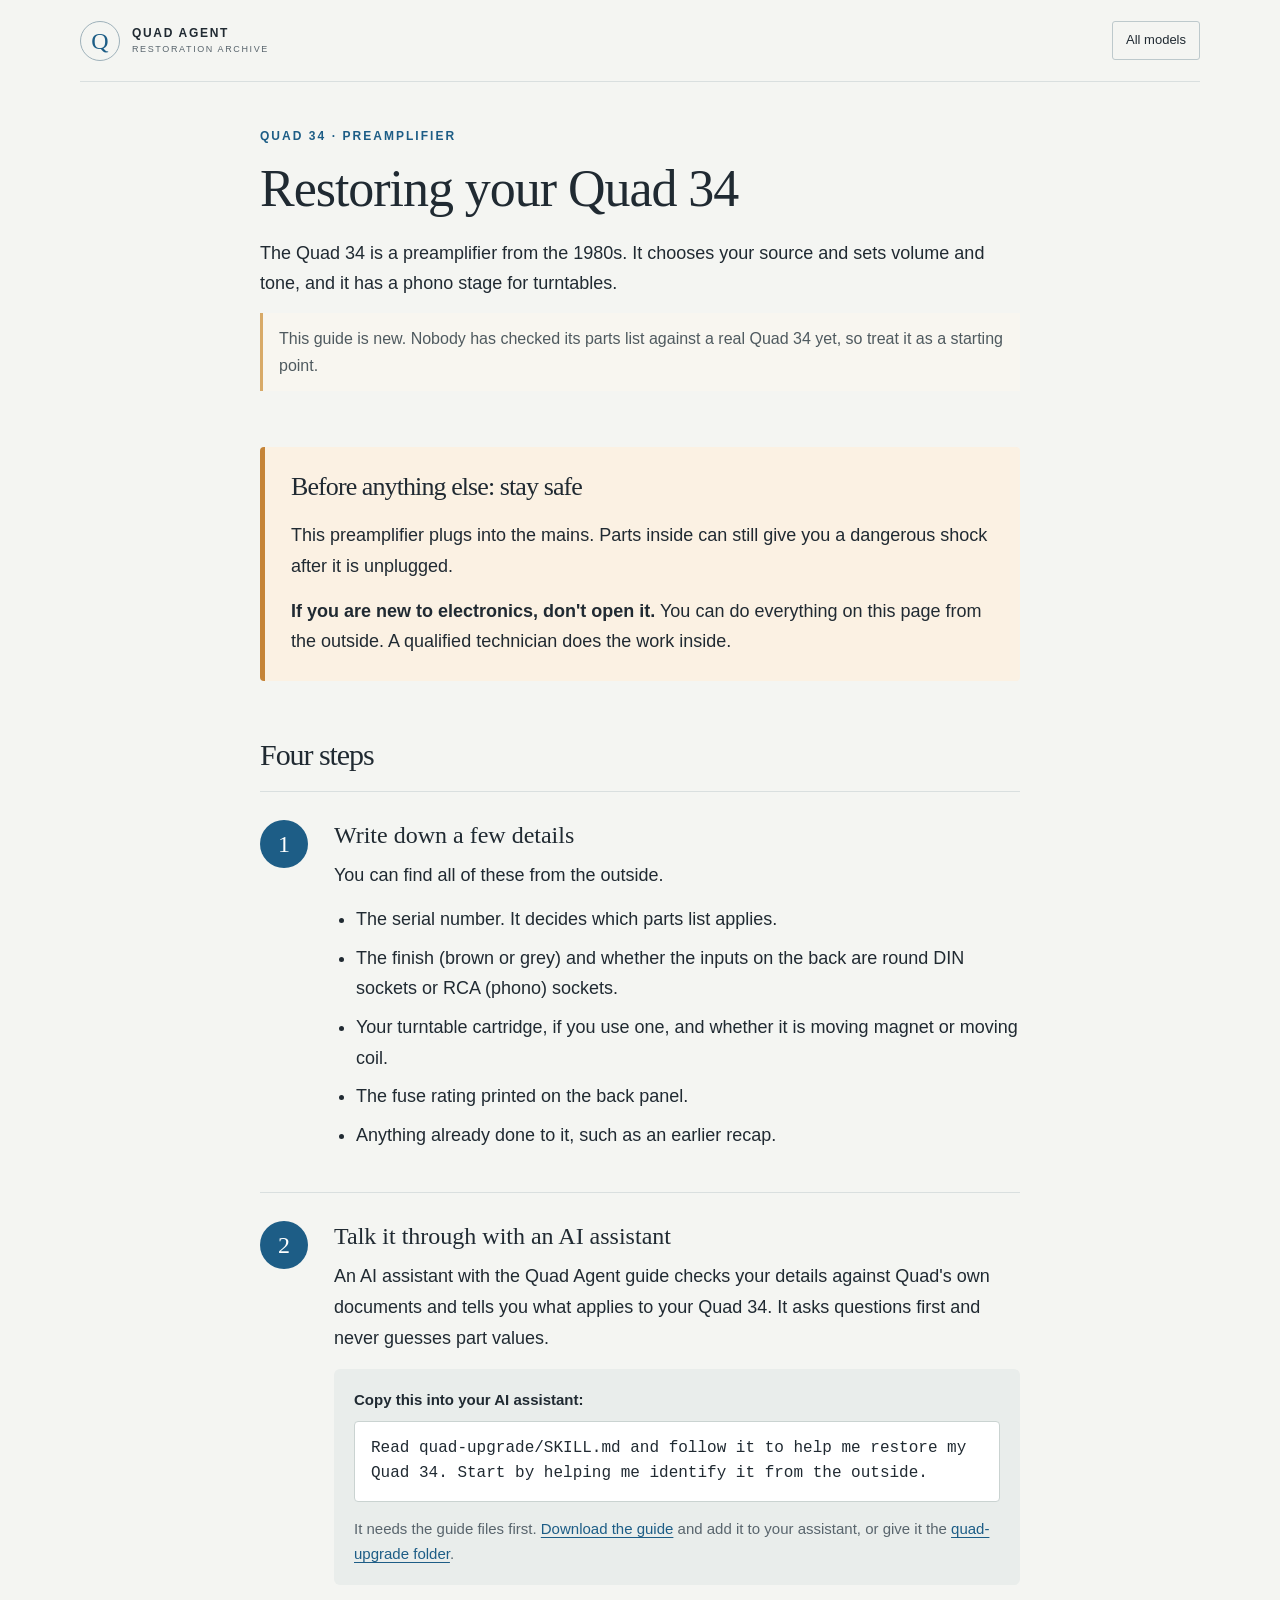
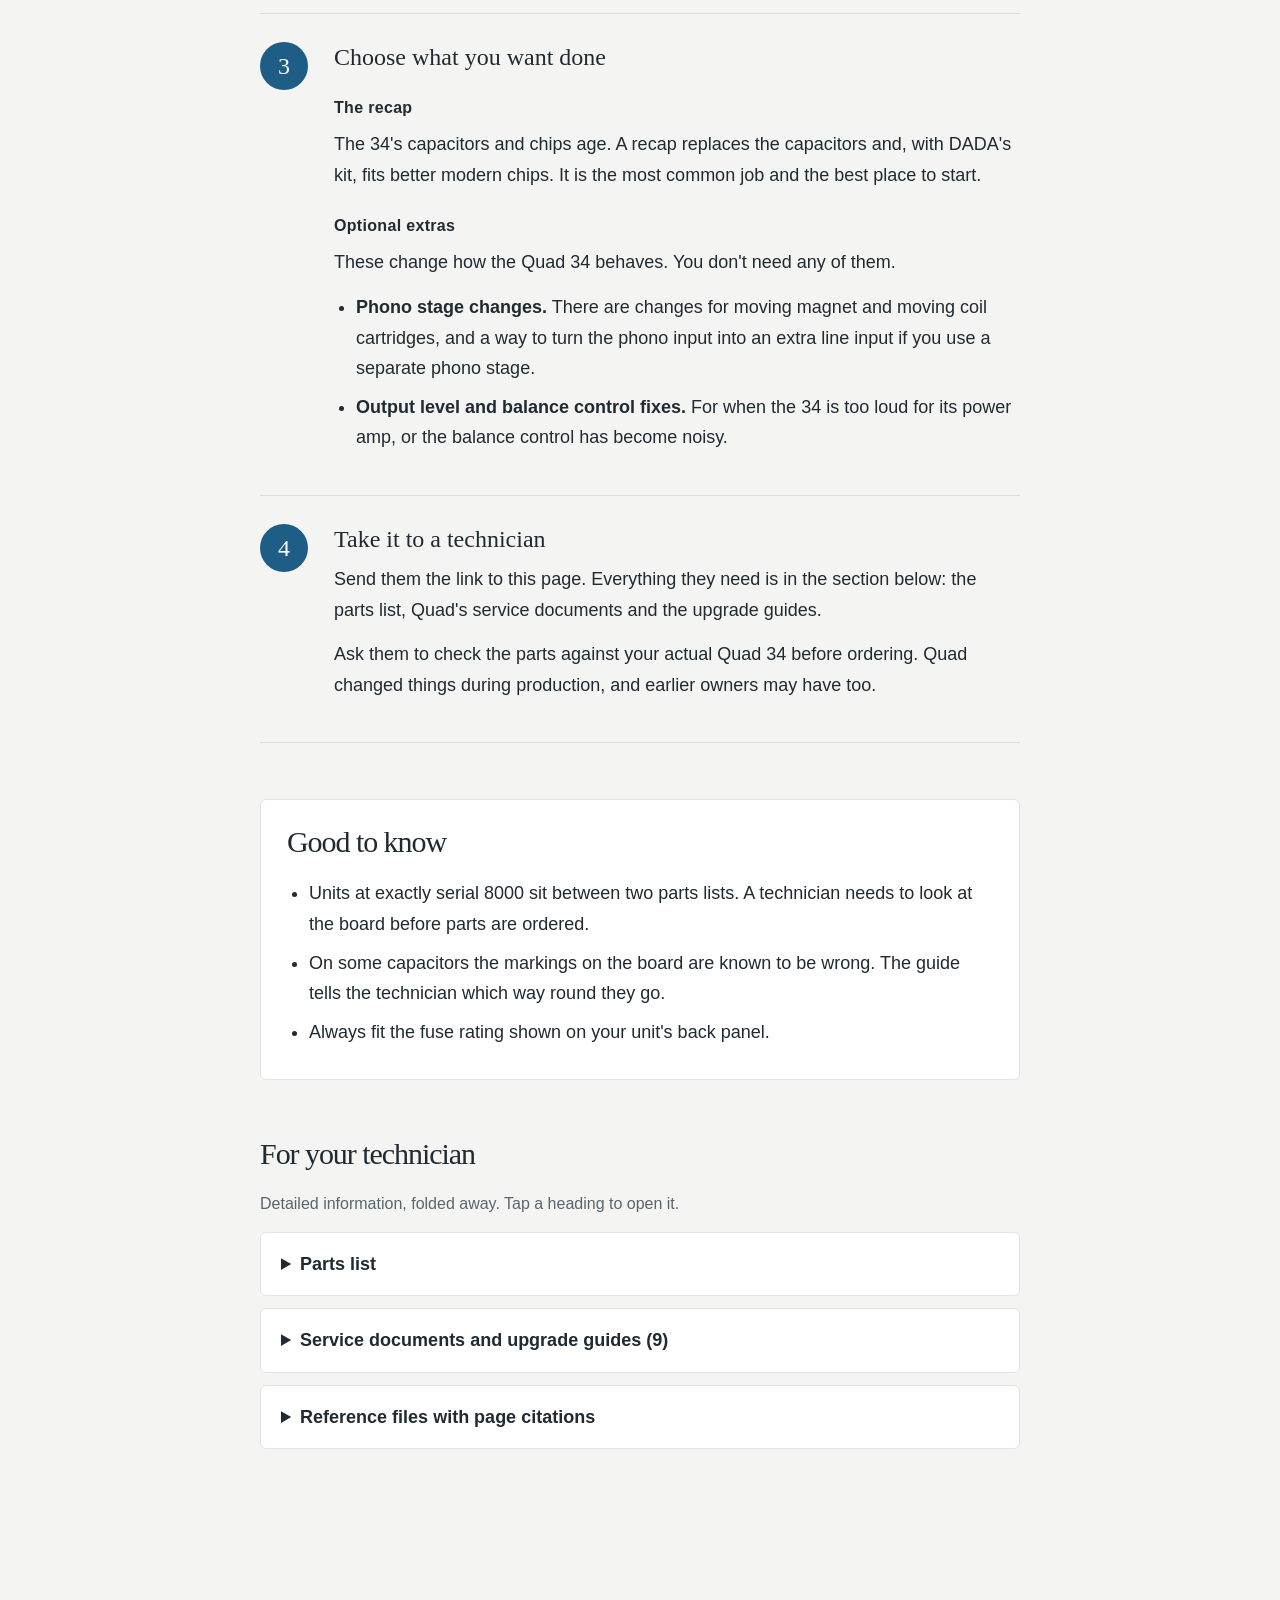
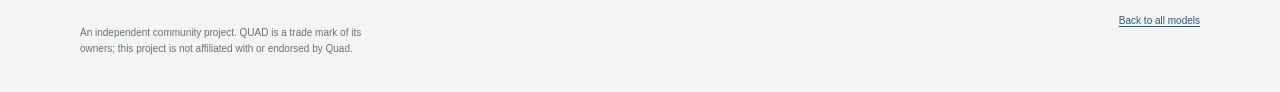
<file: docs/models/quad-34.html>
<!doctype html>
<html lang="en">
  <head>
    <meta charset="utf-8">
    <meta name="viewport" content="width=device-width, initial-scale=1">
    <meta name="description" content="A simple, safe guide to restoring a Quad 34 preamplifier.">
    <title>Restoring your Quad 34 | Quad Agent</title>
    <link rel="stylesheet" href="../styles.css">
  </head>
  <body class="owner">
    <a class="skip-link" href="#main">Skip to content</a>
    <!-- Generated by scripts/build_site.py from docs/owners/quad-34.md and the skill. Do not edit by hand. -->
    <header class="site-header">
      <a class="brand" href="../index.html" aria-label="Quad Agent home">
        <span class="brand-mark" aria-hidden="true">Q</span>
        <span class="brand-name"><strong>QUAD AGENT</strong><small>RESTORATION ARCHIVE</small></span>
      </a>
      <nav aria-label="Site">
        <a class="nav-repo" href="../index.html#guides">All models</a>
      </nav>
    </header>

    <main id="main" class="shell owner-page">
      <section class="owner-hero">
        <p class="eyebrow">QUAD 34 · PREAMPLIFIER</p>
        <h1>Restoring your Quad 34</h1>
        <p>The Quad 34 is a preamplifier from the 1980s. It chooses your source and sets volume and tone, and it has a phono stage for turntables.</p>
        <p class="new-note">This guide is new. Nobody has checked its parts list against a real Quad 34 yet, so treat it as a starting point.</p>
      </section>

      <section class="safety-box" aria-labelledby="safety-title">
        <h2 id="safety-title">Before anything else: stay safe</h2>
        <p>This preamplifier plugs into the mains. Parts inside can still give you a dangerous shock after it is unplugged.</p>
        <p><strong>If you are new to electronics, don't open it.</strong> You can do everything on this page from the outside. A qualified technician does the work inside.</p>
      </section>

      <section class="steps" aria-labelledby="steps-title">
        <h2 id="steps-title">Four steps</h2>

        <div class="step">
          <span class="step-no">1</span>
          <div class="step-body">
            <h3>Write down a few details</h3>
            <p>You can find all of these from the outside.</p>
            <ul><li>The serial number. It decides which parts list applies.</li><li>The finish (brown or grey) and whether the inputs on the back are round DIN sockets or RCA (phono) sockets.</li><li>Your turntable cartridge, if you use one, and whether it is moving magnet or moving coil.</li><li>The fuse rating printed on the back panel.</li><li>Anything already done to it, such as an earlier recap.</li></ul>
          </div>
        </div>

        <div class="step">
          <span class="step-no">2</span>
          <div class="step-body">
            <h3>Talk it through with an AI assistant</h3>
            <p>An AI assistant with the Quad Agent guide checks your details against Quad's own documents and tells you what applies to your Quad 34. It asks questions first and never guesses part values.</p>
            <div class="prompt-box">
              <p class="prompt-label">Copy this into your AI assistant:</p>
              <p class="prompt-text">Read quad-upgrade/SKILL.md and follow it to help me restore my Quad 34. Start by helping me identify it from the outside.</p>
              <p class="prompt-note">It needs the guide files first. <a href="https://github.com/Quad-Hi-Fi-Restoration/quad-agent/releases/latest">Download the guide</a> and add it to your assistant, or give it the <a href="https://github.com/Quad-Hi-Fi-Restoration/quad-agent/tree/main/quad-upgrade">quad-upgrade folder</a>.</p>
            </div>
          </div>
        </div>

        <div class="step">
          <span class="step-no">3</span>
          <div class="step-body">
            <h3>Choose what you want done</h3>
            <h4>The recap</h4>
            <p>The 34&#x27;s capacitors and chips age. A recap replaces the capacitors and, with DADA&#x27;s kit, fits better modern chips. It is the most common job and the best place to start.</p>
            <h4>Optional extras</h4>
            <p>These change how the Quad 34 behaves. You don't need any of them.</p>
            <ul><li><strong>Phono stage changes.</strong> There are changes for moving magnet and moving coil cartridges, and a way to turn the phono input into an extra line input if you use a separate phono stage.</li><li><strong>Output level and balance control fixes.</strong> For when the 34 is too loud for its power amp, or the balance control has become noisy.</li></ul>
          </div>
        </div>

        <div class="step">
          <span class="step-no">4</span>
          <div class="step-body">
            <h3>Take it to a technician</h3>
            <p>Send them the link to this page. Everything they need is in the section below: the parts list, Quad's service documents and the upgrade guides.</p>
            <p>Ask them to check the parts against your actual Quad 34 before ordering. Quad changed things during production, and earlier owners may have too.</p>
          </div>
        </div>
      </section>

      <section class="good-to-know" aria-labelledby="gtk-title">
        <h2 id="gtk-title">Good to know</h2>
        <ul><li>Units at exactly serial 8000 sit between two parts lists. A technician needs to look at the board before parts are ordered.</li><li>On some capacitors the markings on the board are known to be wrong. The guide tells the technician which way round they go.</li><li>Always fit the fuse rating shown on your unit&#x27;s back panel.</li></ul>
      </section>

      <section class="tech-section" aria-labelledby="tech-title">
        <h2 id="tech-title">For your technician</h2>
        <p>Detailed information, folded away. Tap a heading to open it.</p>

        <details>
          <summary>Parts list</summary>
          <div class="details-body">
            <p class="card-caveat"><strong>Provisional.</strong> Every part comes from a named document but has not yet been checked against a real board. Confirm against the actual board before ordering. The recap comes first; optional changes are listed separately.</p>
            <h4>Recap and restoration</h4>
<div class="table-wrap"><table class="parts-table">
<colgroup><col class="c-part"><col class="c-orig"><col class="c-new"><col class="c-qty"><col></colgroup>
<thead><tr><th>Part</th><th>Original</th><th>Replacement</th><th>Qty</th><th>Notes</th></tr></thead>
<tbody>
<tr><td>C10, C11</td><td>100µF</td><td>100µF</td><td>2</td><td>Replacement voltage rating is not stated for these positions; confirm the requirement for the fitted circuit and part before ordering.</td></tr>
<tr><td>C18, C22</td><td>2.2µF</td><td>2.2µF</td><td>2</td><td>S4 alternatives: see modification-lf-trim</td></tr>
<tr><td>C16, C17</td><td>100µF</td><td>100µF</td><td>2</td><td>PCB marking often wrong — fit per S3 p4-5 photos for your serial range. Replacement voltage rating is not stated for these positions; confirm the requirement for the fitted circuit and part before ordering.</td></tr>
<tr><td>C57</td><td>100µF</td><td>100µF</td><td>1</td><td>Replacement voltage rating is not stated for this position; confirm the requirement for the fitted circuit and part before ordering.</td></tr>
<tr><td>C59</td><td>100µF</td><td>100µF</td><td>1</td><td>For a post-8000 unit RATA specifies 100µF 10V for C59 in its Stage 3 modification. Do not apply that rating to other positions or serial ranges without checking.</td></tr>
<tr><td>C69</td><td>100µF</td><td>100µF</td><td>1</td><td>Replacement voltage rating is not stated for this position; confirm the requirement for the fitted circuit and part before ordering.</td></tr>
<tr><td>C77, C78</td><td>100µF</td><td>100µF</td><td>2</td><td>Negative towards the output connector; PCB marking may be wrong. Early units originally used 100µF 3V tantalum. For a post-8000 unit RATA specifies 100µF 10V for C77/C78 in its Stage 3 modification; verify before applying to other serial ranges.</td></tr>
<tr><td>C58</td><td>22µF</td><td>22µF</td><td>1</td><td>Replacement voltage rating is not stated for this position; confirm the requirement for the fitted circuit and part before ordering.</td></tr>
<tr><td>C74</td><td>1000µF</td><td>1000µF</td><td>1</td><td>Feeds about 30V DC to the regulator per S8 p4; replacement voltage rating is unspecified. Have a qualified restorer confirm suitable rating margin and physical fit before ordering. For the post-8000 RATA modification the listed 25V option conflicts; see Needs resolving.</td></tr>
<tr><td>C30, C31, C48, C54</td><td>100µF</td><td>wire link</td><td>4</td><td>Insert link from component side so it&#x27;s clear which part it replaced</td></tr>
</tbody>
</table></div>
<h4>Recap and restoration — serial &lt;=8000 only</h4>
<div class="table-wrap"><table class="parts-table">
<colgroup><col class="c-part"><col class="c-orig"><col class="c-new"><col class="c-qty"><col></colgroup>
<thead><tr><th>Part</th><th>Original</th><th>Replacement</th><th>Qty</th><th>Notes</th></tr></thead>
<tbody>
<tr><td>IC7, IC8</td><td>TL071</td><td>OP07DP or OPA604</td><td>2</td><td>Pin 1 marked on copper side</td></tr>
<tr><td>IC3, IC4, IC5, IC6</td><td>not stated in the sources</td><td>OP07DP or OPA604</td><td>4</td><td>Original type not shown on S1</td></tr>
<tr><td>IC9, IC10, IC12, IC13, IC19, IC20</td><td>TL071</td><td>OP07DP or OPA604</td><td>6</td><td></td></tr>
</tbody>
</table></div>
<h4>Recap and restoration — serial &gt;=8001 only</h4>
<div class="table-wrap"><table class="parts-table">
<colgroup><col class="c-part"><col class="c-orig"><col class="c-new"><col class="c-qty"><col></colgroup>
<thead><tr><th>Part</th><th>Original</th><th>Replacement</th><th>Qty</th><th>Notes</th></tr></thead>
<tbody>
<tr><td>IC7, IC8</td><td>TL071</td><td>OP07DP or OPA604</td><td>2</td><td></td></tr>
<tr><td>IC9, IC10, IC12, IC13, IC19, IC20</td><td>TL071</td><td>OP07DP or OPA604</td><td>6</td><td></td></tr>
<tr><td>IC24, IC25, IC26, IC27</td><td>not stated in the sources</td><td>LME49720 or OPA2604</td><td>4</td><td>Dual op-amp pinout differs from single — see S3 p10</td></tr>
<tr><td>C84</td><td>22µF</td><td>22µF</td><td>1</td><td>Fitted from S/N 8001 per S8 p21/p25 (the S6 print omits it). Replacement voltage rating is not stated for this position; confirm the requirement for the fitted circuit and part before ordering.</td></tr>
<tr><td>C89, C90, C91, C92</td><td>100µF (C89 per S1)</td><td>wire link</td><td>4</td><td></td></tr>
</tbody>
</table></div>
<h4>Optional: cd input — serial &lt;=8000 only</h4>
<div class="table-wrap"><table class="parts-table">
<colgroup><col class="c-part"><col class="c-orig"><col class="c-new"><col class="c-qty"><col></colgroup>
<thead><tr><th>Part</th><th>Original</th><th>Replacement</th><th>Qty</th><th>Notes</th></tr></thead>
<tbody>
<tr><td>C5, C6</td><td>330nF</td><td>1µF</td><td>2</td><td>Plus 82kΩ in series per channel for 300mV. Beware crosstalk on early units — see S5</td></tr>
<tr><td>AUX series R</td><td>none</td><td>82kΩ</td><td>2</td><td>In series with C5/C6</td></tr>
<tr><td>C7, C8</td><td>680nF</td><td>1µF</td><td>2</td><td></td></tr>
<tr><td>R16, R18</td><td>0R link (100mV)</td><td>82kΩ</td><td>2</td><td>Sets TAPE to 300mV</td></tr>
</tbody>
</table></div>
<h4>Optional: leds</h4>
<div class="table-wrap"><table class="parts-table">
<colgroup><col class="c-part"><col class="c-orig"><col class="c-new"><col class="c-qty"><col></colgroup>
<thead><tr><th>Part</th><th>Original</th><th>Replacement</th><th>Qty</th><th>Notes</th></tr></thead>
<tbody>
<tr><td>R95, R96, R97</td><td>1k</td><td>2k7</td><td>3</td><td>For yellow/amber LEDs at ~5mA. R109/R116 (red) stay 3k3</td></tr>
</tbody>
</table></div>
<h4>Optional: lf trim</h4>
<div class="table-wrap"><table class="parts-table">
<colgroup><col class="c-part"><col class="c-orig"><col class="c-new"><col class="c-qty"><col></colgroup>
<thead><tr><th>Part</th><th>Original</th><th>Replacement</th><th>Qty</th><th>Notes</th></tr></thead>
<tbody>
<tr><td>C18, C22</td><td>2.2µF</td><td>330nF-510nF film bypass; or 2.2µF-3.3µF</td><td>2</td><td>Fine-adjusts low-frequency response</td></tr>
</tbody>
</table></div>
<h4>Optional: line input</h4>
<div class="table-wrap"><table class="parts-table">
<colgroup><col class="c-part"><col class="c-orig"><col class="c-new"><col class="c-qty"><col></colgroup>
<thead><tr><th>Part</th><th>Original</th><th>Replacement</th><th>Qty</th><th>Notes</th></tr></thead>
<tbody>
<tr><td>R41, R43</td><td>750R</td><td>39k</td><td>2</td><td>One end to C27/C29; other end wired to RCA input terminal</td></tr>
<tr><td>C26, C28</td><td>15nF</td><td>remove</td><td>0</td><td></td></tr>
<tr><td>C27, C29</td><td>470nF</td><td>680nF</td><td>2</td><td></td></tr>
<tr><td>R42, R44</td><td>39K</td><td>10k (500mV) or 18k (300mV)</td><td>2</td><td>Also disconnect flat cable and RCA leads at disc module — see S2 p2</td></tr>
</tbody>
</table></div>
<h4>Optional: mc lownoise</h4>
<div class="table-wrap"><table class="parts-table">
<colgroup><col class="c-part"><col class="c-orig"><col class="c-new"><col class="c-qty"><col></colgroup>
<thead><tr><th>Part</th><th>Original</th><th>Replacement</th><th>Qty</th><th>Notes</th></tr></thead>
<tbody>
<tr><td>T1a, T3a</td><td>ZTX750</td><td>2SA1085E</td><td>2</td><td>Pinout differs from ZTX (E-line) package — check before fitting</td></tr>
<tr><td>T2a, T4a</td><td>ZTX650</td><td>2SC2547E</td><td>2</td><td>Pinout differs from ZTX (E-line) package — check before fitting</td></tr>
<tr><td>R5a, R6a, R9a, R10a</td><td>2K2 (100µV) / 5K6 (200µV)</td><td>3.9k</td><td>4</td><td>Sets ~1mA collector current</td></tr>
<tr><td>R21a, R23a</td><td>6R8 (100µV module) / 15R (200µV module)</td><td>unchanged — keep the value for your module</td><td>0</td><td>S4&#x27;s two values match the 100µV and 200µV modules in S8 — no part needed</td></tr>
<tr><td>C12a, C13a, C14a, C15a</td><td>47µ (100µV module) / 22µ (200µV module)</td><td>same value as fitted</td><td>4</td><td>Keep the value for your module; replace like-for-like only if aged</td></tr>
</tbody>
</table></div>
<h4>Optional: mm load</h4>
<div class="table-wrap"><table class="parts-table">
<colgroup><col class="c-part"><col class="c-orig"><col class="c-new"><col class="c-qty"><col></colgroup>
<thead><tr><th>Part</th><th>Original</th><th>Replacement</th><th>Qty</th><th>Notes</th></tr></thead>
<tbody>
<tr><td>C1b, C2b</td><td>220pF</td><td>47pF</td><td>2</td><td>Reduces load capacitance; raises HF output with low-capacitance modern MM cartridges. Check your cartridge&#x27;s recommended load and arm-cable capacitance</td></tr>
</tbody>
</table></div>
<h4>Optional: opamp decoupling</h4>
<div class="table-wrap"><table class="parts-table">
<colgroup><col class="c-part"><col class="c-orig"><col class="c-new"><col class="c-qty"><col></colgroup>
<thead><tr><th>Part</th><th>Original</th><th>Replacement</th><th>Qty</th><th>Notes</th></tr></thead>
<tbody>
<tr><td>IC9, IC10 decoupling</td><td>none fitted</td><td>100nF</td><td>4</td><td>Fit two per op-amp on the copper side only if needed. DADA includes them in its kit labelled for serial 8000 onwards; DADA says useful in some cases for any serial. This is optional</td></tr>
</tbody>
</table></div>
<h4>Optional: rata 1993 — serial &gt;=8001 only</h4>
<div class="table-wrap"><table class="parts-table">
<colgroup><col class="c-part"><col class="c-orig"><col class="c-new"><col class="c-qty"><col></colgroup>
<thead><tr><th>Part</th><th>Original</th><th>Replacement</th><th>Qty</th><th>Notes</th></tr></thead>
<tbody>
<tr><td>D34</td><td>VM18</td><td>4 × 11DQ10 Schottky</td><td>4</td><td></td></tr>
<tr><td>C81, C82</td><td>47n</td><td>remove</td><td>0</td><td>Quad added these at S/N 6001</td></tr>
<tr><td>IC7, IC8, IC9, IC10, IC12, IC13, IC19, IC20, IC23</td><td>TL071</td><td>AD711JN or AD847JN</td><td>9</td><td>IC23 is the rail splitter</td></tr>
<tr><td>IC24, IC25, IC26, IC27</td><td>TL072</td><td>AD712JN or AD827JN</td><td>4</td><td></td></tr>
<tr><td>C30, C31, C48, C54, C59, C77, C78, C89, C90, C91, C92</td><td>100µ</td><td>100µF 10V</td><td>11</td><td>DADA links several of these out instead</td></tr>
</tbody>
</table></div>
<h4>Optional: tape output</h4>
<div class="table-wrap"><table class="parts-table">
<colgroup><col class="c-part"><col class="c-orig"><col class="c-new"><col class="c-qty"><col></colgroup>
<thead><tr><th>Part</th><th>Original</th><th>Replacement</th><th>Qty</th><th>Notes</th></tr></thead>
<tbody>
<tr><td>Tape out to ground</td><td>none</td><td>100kΩ</td><td>2</td><td>One per tape output channel</td></tr>
</tbody>
</table></div>
<h4>Sources disagree: do not order yet</h4>
<ul>
<li><strong>C74</strong>: RATA&#x27;s 25V conflicts with ~30V DC in S8 p4 — do not use 25V</li>
</ul>

          </div>
        </details>

        <details>
          <summary>Service documents and upgrade guides (9)</summary>
          <div class="details-body">
            <p>Many are scans, so they are pictures of pages rather than searchable text.</p>
            <ul class="doc-list">
<li><span class="doc-title">Quad 34 circuit diagram M12746 issue 5 (PCB M12730 issue 6)</span><span class="doc-author">Quad Electroacoustics</span><span class="doc-links"><a href="https://github.com/Quad-Hi-Fi-Restoration/quad-agent/blob/main/source-docs/quad-34/Quad%2034%20Service%20Data%20diagram%20issue%205.pdf">Open</a><a href="https://github.com/Quad-Hi-Fi-Restoration/quad-agent/blob/main/source-docs/quad-34/Quad%2034%20Service%20Data%20diagram%20issue%205.pdf?raw=true">Download</a></span></li>
<li><span class="doc-title">Converting the Phono input of the Quad 34 to a 300 (or 500) mV line input</span><span class="doc-author">Author not stated</span><span class="doc-links"><a href="https://github.com/Quad-Hi-Fi-Restoration/quad-agent/blob/main/source-docs/quad-34/Quad%2034%20-adapt%20Phono%20module%20for%20Line%20Input.pdf">Open</a><a href="https://github.com/Quad-Hi-Fi-Restoration/quad-agent/blob/main/source-docs/quad-34/Quad%2034%20-adapt%20Phono%20module%20for%20Line%20Input.pdf?raw=true">Download</a></span></li>
<li><span class="doc-title">Quad 34 DIY illustrated guidelines v3.7</span><span class="doc-author">DADA Electronics (Stefaan &amp; Joost)</span><span class="doc-links"><a href="https://github.com/Quad-Hi-Fi-Restoration/quad-agent/blob/main/source-docs/quad-34/Quad_34_Revision_version_3.7.pdf">Open</a><a href="https://github.com/Quad-Hi-Fi-Restoration/quad-agent/blob/main/source-docs/quad-34/Quad_34_Revision_version_3.7.pdf?raw=true">Download</a></span></li>
<li><span class="doc-title">Quad 34 RIAA — Moving Coil disc module modification</span><span class="doc-author">K. Snook</span><span class="doc-links"><a href="https://github.com/Quad-Hi-Fi-Restoration/quad-agent/blob/main/source-docs/quad-34/QUAD-34-MC-input-mods.pdf">Open</a><a href="https://github.com/Quad-Hi-Fi-Restoration/quad-agent/blob/main/source-docs/quad-34/QUAD-34-MC-input-mods.pdf?raw=true">Download</a></span></li>
<li><span class="doc-title">Quad 34 circuit diagram M12746 issue 3 — from S/N 8001, PCB M12730 issue 5</span><span class="doc-author">Quad Electroacoustics</span><span class="doc-links"><a href="https://github.com/Quad-Hi-Fi-Restoration/quad-agent/blob/main/source-docs/quad-34/Quad-34-MK2-Schematic.pdf">Open</a><a href="https://github.com/Quad-Hi-Fi-Restoration/quad-agent/blob/main/source-docs/quad-34/Quad-34-MK2-Schematic.pdf?raw=true">Download</a></span></li>
<li><span class="doc-title">Quad 34 service data: circuit description, fault finding, test procedure, modifications, parts list, and three circuit diagrams</span><span class="doc-author">Quad Electroacoustics</span><span class="doc-links"><a href="https://github.com/Quad-Hi-Fi-Restoration/quad-agent/blob/main/source-docs/quad-34/quad_34_service_data_manual%5B1582%5D.pdf">Open</a><a href="https://github.com/Quad-Hi-Fi-Restoration/quad-agent/blob/main/source-docs/quad-34/quad_34_service_data_manual%5B1582%5D.pdf?raw=true">Download</a></span></li>
<li><span class="doc-title">RATA upgrade data sheet — Quad 34 preamp upgrade (two pages) (file 1 of 2)</span><span class="doc-author">Russ Andrews Turntable Accessories</span><span class="doc-links"><a href="https://github.com/Quad-Hi-Fi-Restoration/quad-agent/blob/main/source-docs/quad-34/QUAD%2034%20%281%20of%202%29%20upgrade%20data%20sheet.jpg">Open</a><a href="https://github.com/Quad-Hi-Fi-Restoration/quad-agent/blob/main/source-docs/quad-34/QUAD%2034%20%281%20of%202%29%20upgrade%20data%20sheet.jpg?raw=true">Download</a></span></li>
<li><span class="doc-title">RATA upgrade data sheet — Quad 34 preamp upgrade (two pages) (file 2 of 2)</span><span class="doc-author">Russ Andrews Turntable Accessories</span><span class="doc-links"><a href="https://github.com/Quad-Hi-Fi-Restoration/quad-agent/blob/main/source-docs/quad-34/QUAD%2034%20%282%20of%202%29%20upgrade%20data%20sheet.jpg">Open</a><a href="https://github.com/Quad-Hi-Fi-Restoration/quad-agent/blob/main/source-docs/quad-34/QUAD%2034%20%282%20of%202%29%20upgrade%20data%20sheet.jpg?raw=true">Download</a></span></li>
<li><span class="doc-title">Quad 34 Control Unit Instruction Book (grey, RCA version)</span><span class="doc-author">Quad Electroacoustics</span><span class="doc-links"><a href="https://github.com/Quad-Hi-Fi-Restoration/quad-agent/blob/main/source-docs/quad-34/Quad34UserManualII.pdf">Open</a><a href="https://github.com/Quad-Hi-Fi-Restoration/quad-agent/blob/main/source-docs/quad-34/Quad34UserManualII.pdf?raw=true">Download</a></span></li>
            </ul>
          </div>
        </details>

        <details>
          <summary>Reference files with page citations</summary>
          <div class="details-body">
            <p>The detailed notes the AI assistant works from. Every value cites a document and page.</p>
            <ul class="file-list">
<li><a href="https://github.com/Quad-Hi-Fi-Restoration/quad-agent/blob/main/quad-upgrade/reference/quad-34/fault-finding.md">fault-finding.md</a></li>
<li><a href="https://github.com/Quad-Hi-Fi-Restoration/quad-agent/blob/main/quad-upgrade/reference/quad-34/line-tone-filter.md">line-tone-filter.md</a></li>
<li><a href="https://github.com/Quad-Hi-Fi-Restoration/quad-agent/blob/main/quad-upgrade/reference/quad-34/overview.md">overview.md</a></li>
<li><a href="https://github.com/Quad-Hi-Fi-Restoration/quad-agent/blob/main/quad-upgrade/reference/quad-34/phono-stage.md">phono-stage.md</a></li>
<li><a href="https://github.com/Quad-Hi-Fi-Restoration/quad-agent/blob/main/quad-upgrade/reference/quad-34/power-supply.md">power-supply.md</a></li>
<li><a href="https://github.com/Quad-Hi-Fi-Restoration/quad-agent/blob/main/quad-upgrade/reference/quad-34/recap-kit.md">recap-kit.md</a></li>
<li><a href="https://github.com/Quad-Hi-Fi-Restoration/quad-agent/blob/main/quad-upgrade/reference/quad-34/source-register.md">source-register.md</a></li>
<li><a href="https://github.com/Quad-Hi-Fi-Restoration/quad-agent/blob/main/quad-upgrade/reference/quad-34/tests.md">tests.md</a></li>
<li><a href="https://github.com/Quad-Hi-Fi-Restoration/quad-agent/blob/main/quad-upgrade/reference/quad-34/verification-log.md">verification-log.md</a></li>
              <li><a href="https://github.com/Quad-Hi-Fi-Restoration/quad-agent/blob/main/quad-upgrade/data/quad-34-bom.csv">quad-34-bom.csv</a> (parts data)</li>
            </ul>
          </div>
        </details>
      </section>
    </main>

    <footer class="site-footer shell">
      <div><p>An independent community project. QUAD is a trade mark of its owners; this project is not affiliated with or endorsed by Quad.</p></div>
      <div class="footer-meta"><p><a href="../index.html#guides">Back to all models</a></p></div>
    </footer>
  </body>
</html>
</file>
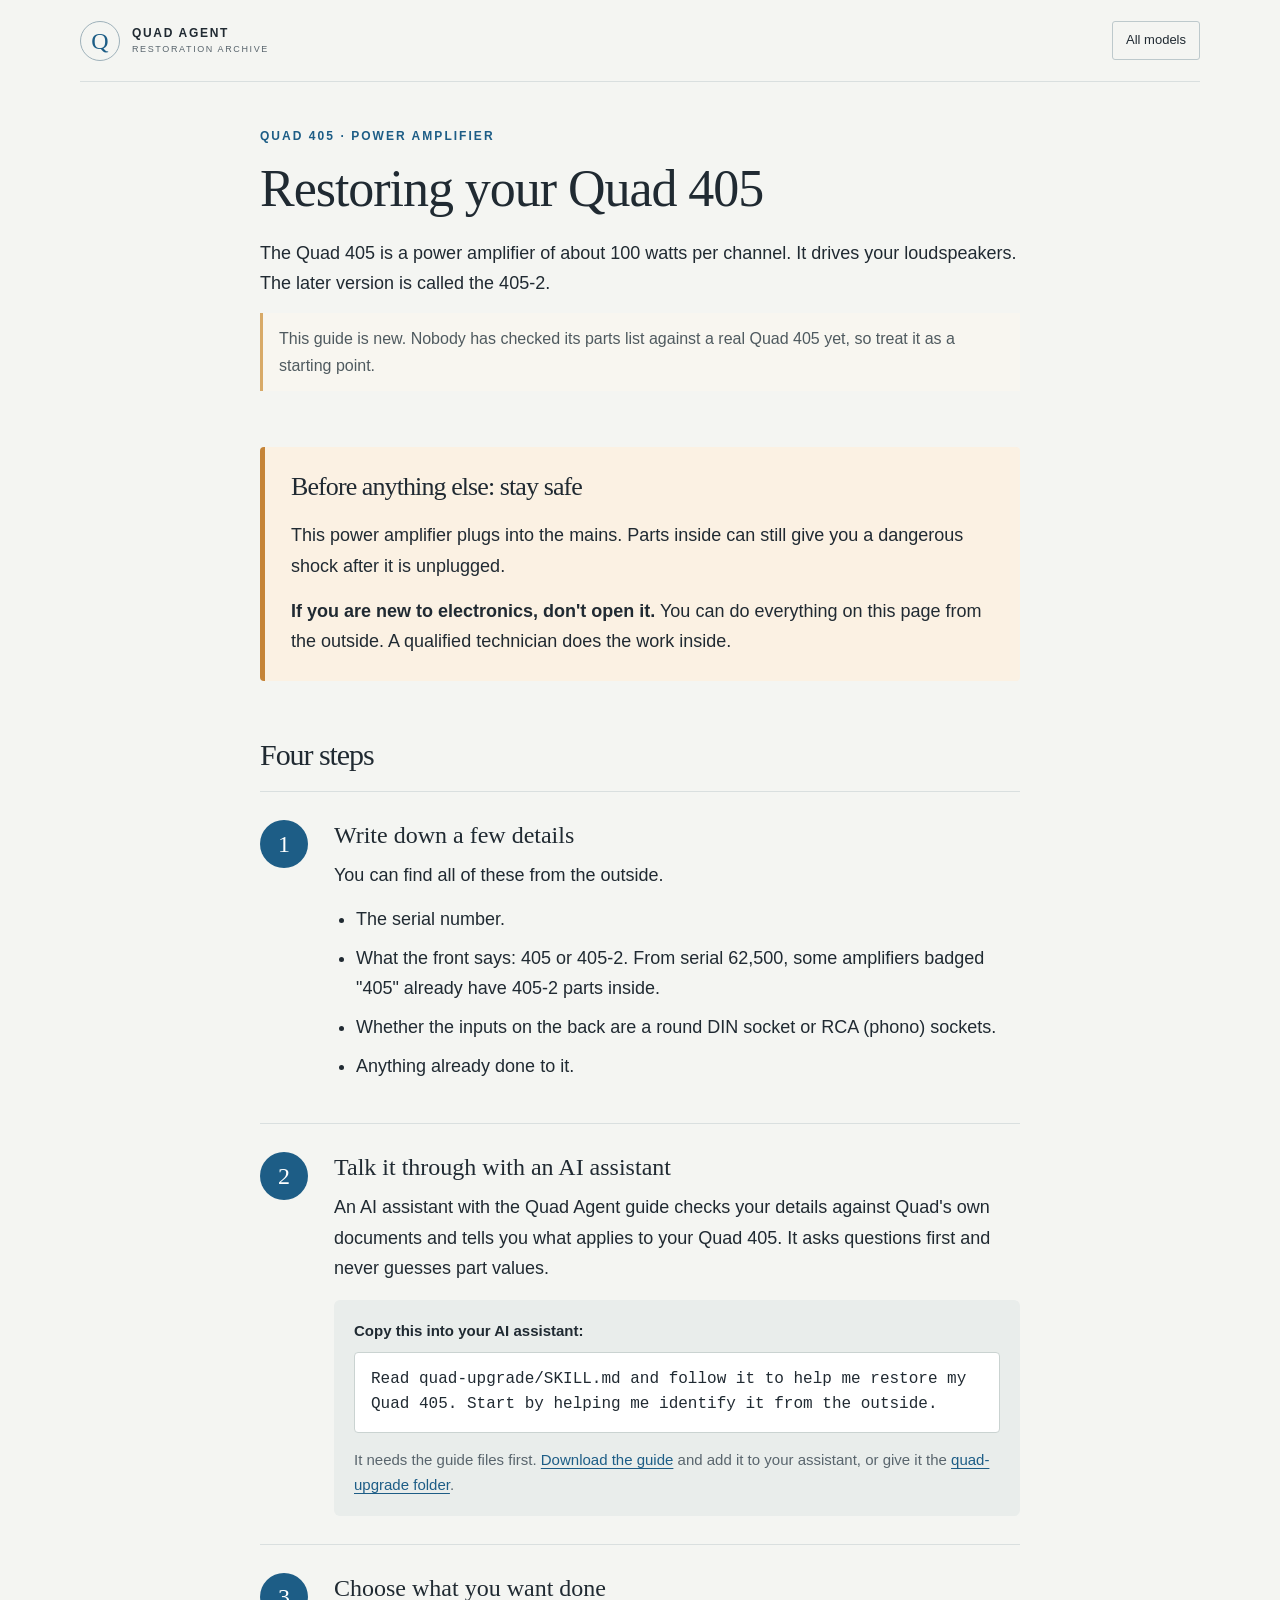
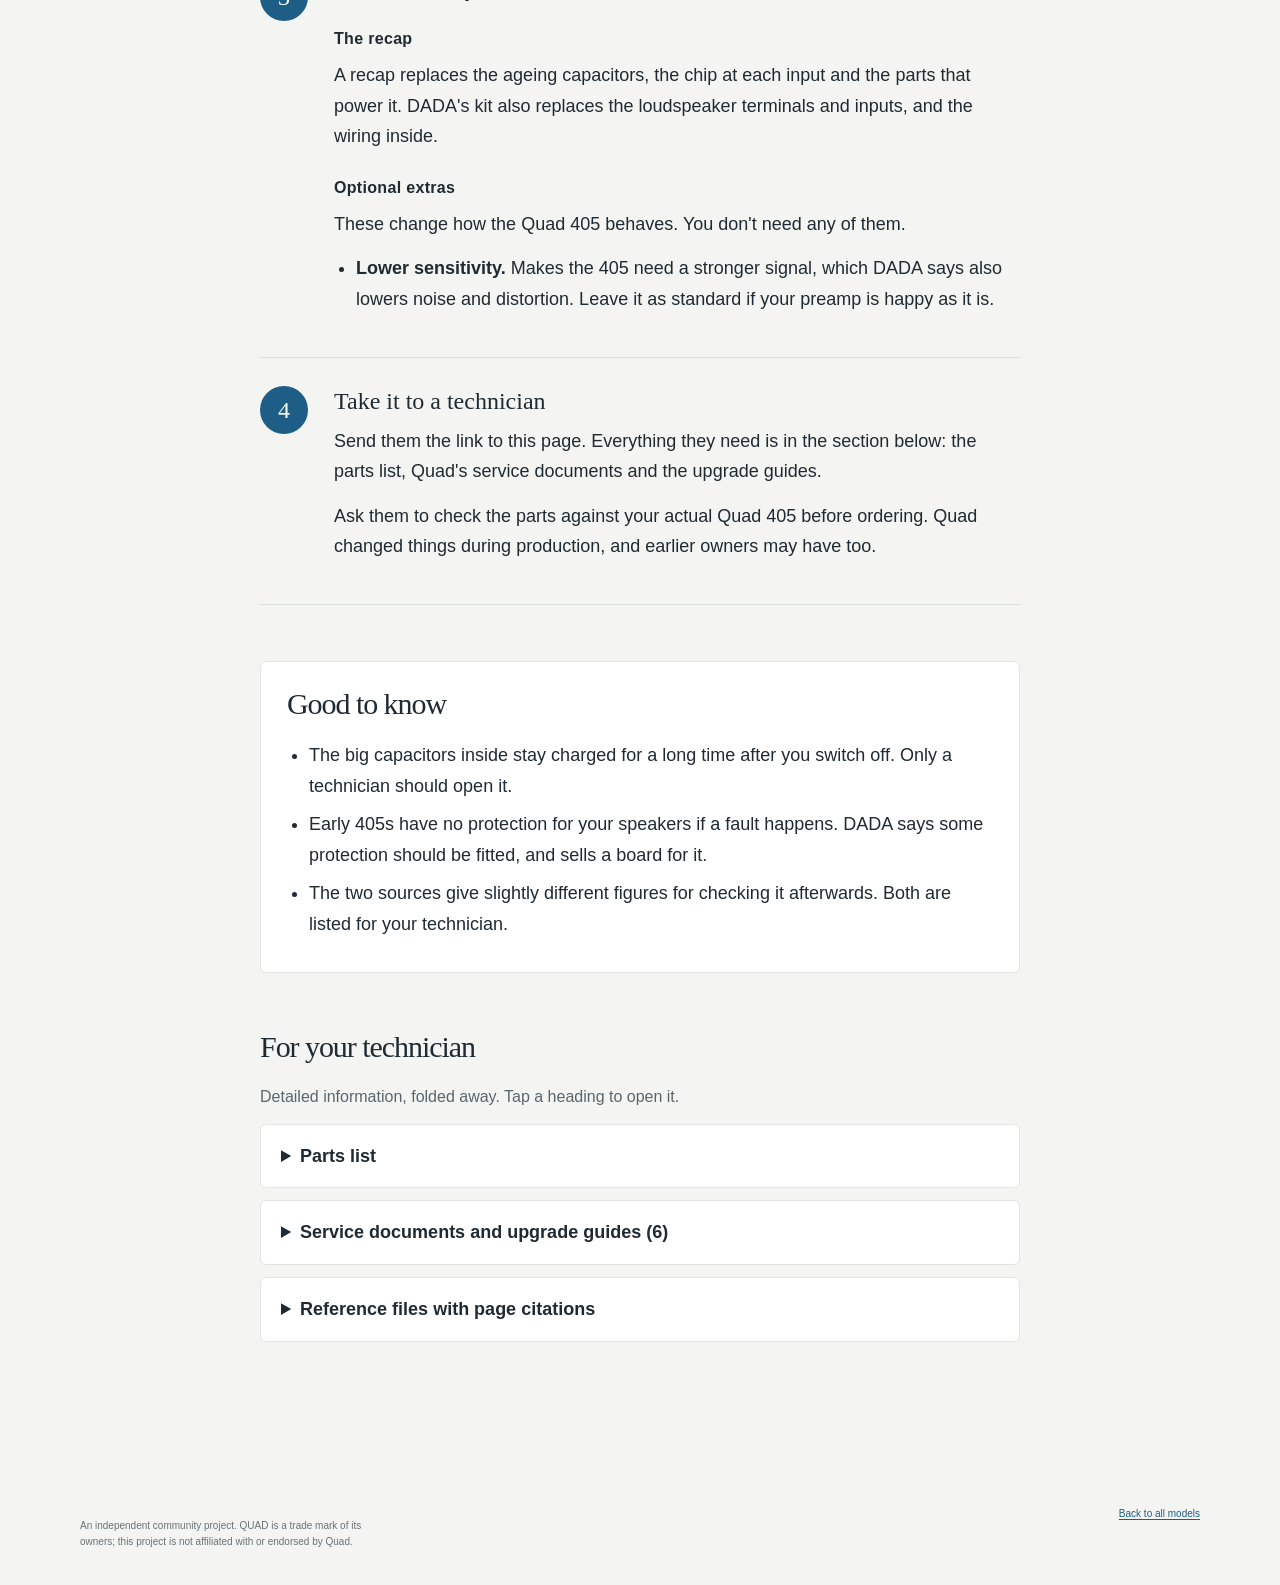
<file: docs/models/quad-405.html>
<!doctype html>
<html lang="en">
  <head>
    <meta charset="utf-8">
    <meta name="viewport" content="width=device-width, initial-scale=1">
    <meta name="description" content="A simple, safe guide to restoring a Quad 405 power amplifier.">
    <title>Restoring your Quad 405 | Quad Agent</title>
    <link rel="stylesheet" href="../styles.css">
  </head>
  <body class="owner">
    <a class="skip-link" href="#main">Skip to content</a>
    <!-- Generated by scripts/build_site.py from docs/owners/quad-405.md and the skill. Do not edit by hand. -->
    <header class="site-header">
      <a class="brand" href="../index.html" aria-label="Quad Agent home">
        <span class="brand-mark" aria-hidden="true">Q</span>
        <span class="brand-name"><strong>QUAD AGENT</strong><small>RESTORATION ARCHIVE</small></span>
      </a>
      <nav aria-label="Site">
        <a class="nav-repo" href="../index.html#guides">All models</a>
      </nav>
    </header>

    <main id="main" class="shell owner-page">
      <section class="owner-hero">
        <p class="eyebrow">QUAD 405 · POWER AMPLIFIER</p>
        <h1>Restoring your Quad 405</h1>
        <p>The Quad 405 is a power amplifier of about 100 watts per channel. It drives your loudspeakers. The later version is called the 405-2.</p>
        <p class="new-note">This guide is new. Nobody has checked its parts list against a real Quad 405 yet, so treat it as a starting point.</p>
      </section>

      <section class="safety-box" aria-labelledby="safety-title">
        <h2 id="safety-title">Before anything else: stay safe</h2>
        <p>This power amplifier plugs into the mains. Parts inside can still give you a dangerous shock after it is unplugged.</p>
        <p><strong>If you are new to electronics, don't open it.</strong> You can do everything on this page from the outside. A qualified technician does the work inside.</p>
      </section>

      <section class="steps" aria-labelledby="steps-title">
        <h2 id="steps-title">Four steps</h2>

        <div class="step">
          <span class="step-no">1</span>
          <div class="step-body">
            <h3>Write down a few details</h3>
            <p>You can find all of these from the outside.</p>
            <ul><li>The serial number.</li><li>What the front says: 405 or 405-2. From serial 62,500, some amplifiers badged &quot;405&quot; already have 405-2 parts inside.</li><li>Whether the inputs on the back are a round DIN socket or RCA (phono) sockets.</li><li>Anything already done to it.</li></ul>
          </div>
        </div>

        <div class="step">
          <span class="step-no">2</span>
          <div class="step-body">
            <h3>Talk it through with an AI assistant</h3>
            <p>An AI assistant with the Quad Agent guide checks your details against Quad's own documents and tells you what applies to your Quad 405. It asks questions first and never guesses part values.</p>
            <div class="prompt-box">
              <p class="prompt-label">Copy this into your AI assistant:</p>
              <p class="prompt-text">Read quad-upgrade/SKILL.md and follow it to help me restore my Quad 405. Start by helping me identify it from the outside.</p>
              <p class="prompt-note">It needs the guide files first. <a href="https://github.com/Quad-Hi-Fi-Restoration/quad-agent/releases/latest">Download the guide</a> and add it to your assistant, or give it the <a href="https://github.com/Quad-Hi-Fi-Restoration/quad-agent/tree/main/quad-upgrade">quad-upgrade folder</a>.</p>
            </div>
          </div>
        </div>

        <div class="step">
          <span class="step-no">3</span>
          <div class="step-body">
            <h3>Choose what you want done</h3>
            <h4>The recap</h4>
            <p>A recap replaces the ageing capacitors, the chip at each input and the parts that power it. DADA&#x27;s kit also replaces the loudspeaker terminals and inputs, and the wiring inside.</p>
            <h4>Optional extras</h4>
            <p>These change how the Quad 405 behaves. You don't need any of them.</p>
            <ul><li><strong>Lower sensitivity.</strong> Makes the 405 need a stronger signal, which DADA says also lowers noise and distortion. Leave it as standard if your preamp is happy as it is.</li></ul>
          </div>
        </div>

        <div class="step">
          <span class="step-no">4</span>
          <div class="step-body">
            <h3>Take it to a technician</h3>
            <p>Send them the link to this page. Everything they need is in the section below: the parts list, Quad's service documents and the upgrade guides.</p>
            <p>Ask them to check the parts against your actual Quad 405 before ordering. Quad changed things during production, and earlier owners may have too.</p>
          </div>
        </div>
      </section>

      <section class="good-to-know" aria-labelledby="gtk-title">
        <h2 id="gtk-title">Good to know</h2>
        <ul><li>The big capacitors inside stay charged for a long time after you switch off. Only a technician should open it.</li><li>Early 405s have no protection for your speakers if a fault happens. DADA says some protection should be fitted, and sells a board for it.</li><li>The two sources give slightly different figures for checking it afterwards. Both are listed for your technician.</li></ul>
      </section>

      <section class="tech-section" aria-labelledby="tech-title">
        <h2 id="tech-title">For your technician</h2>
        <p>Detailed information, folded away. Tap a heading to open it.</p>

        <details>
          <summary>Parts list</summary>
          <div class="details-body">
            <p class="card-caveat"><strong>Provisional.</strong> Every part comes from a named document but has not yet been checked against a real board. Confirm against the actual board before ordering. The recap comes first; optional changes are listed separately.</p>
            <h4>Recap and restoration</h4>
<div class="table-wrap"><table class="parts-table">
<colgroup><col class="c-part"><col class="c-orig"><col class="c-new"><col class="c-qty"><col></colgroup>
<thead><tr><th>Part</th><th>Original</th><th>Replacement</th><th>Qty</th><th>Notes</th></tr></thead>
<tbody>
<tr><td>IC1</td><td>LM301A (early) / TL071 (405-2)</td><td>OPA604 (OPA627 option)</td><td>2</td><td>Fit last; static-sensitive</td></tr>
<tr><td>D1, D2</td><td>LR120C 12V (early); LR150C 15V from S/N 29000; BZY88C 15V (405-2)</td><td>15V 1.3W</td><td>4</td><td>Watch the stripe</td></tr>
<tr><td>C2</td><td>100µF 3V (early)</td><td>100µF 16V</td><td>2</td><td>Fit with + to signal ground</td></tr>
<tr><td>C5</td><td>100µF 6V (early)</td><td>100µF 25V</td><td>2</td><td>Polarised</td></tr>
<tr><td>C10</td><td>47µF 40V (early)</td><td>100µF 63V</td><td>2</td><td>Polarised</td></tr>
<tr><td>C17</td><td>10µF</td><td>10µF 35V</td><td>2</td><td>On main board, on separate clamp board at the output terminals, or absent before S/N 9000 unless retrofitted</td></tr>
<tr><td>R7, R8</td><td>3K3</td><td>3K 1%</td><td>4</td><td></td></tr>
<tr><td>C13, C14</td><td>10000µF 63V</td><td>10000µF 63V (or 100V)</td><td>2</td><td>Technician work. Reversed caps can explode.</td></tr>
</tbody>
</table></div>
<h4>Recap and restoration — 405 only</h4>
<div class="table-wrap"><table class="parts-table">
<colgroup><col class="c-part"><col class="c-orig"><col class="c-new"><col class="c-qty"><col></colgroup>
<thead><tr><th>Part</th><th>Original</th><th>Replacement</th><th>Qty</th><th>Notes</th></tr></thead>
<tbody>
<tr><td>C3</td><td>3.3pF</td><td>remove</td><td>0</td><td>405 boards only; omitted from board M12565.5 (405-2) onward</td></tr>
</tbody>
</table></div>
<h4>Recap and restoration — 405-2 only</h4>
<div class="table-wrap"><table class="parts-table">
<colgroup><col class="c-part"><col class="c-orig"><col class="c-new"><col class="c-qty"><col></colgroup>
<thead><tr><th>Part</th><th>Original</th><th>Replacement</th><th>Qty</th><th>Notes</th></tr></thead>
<tbody>
<tr><td>C18, C19</td><td>47µF</td><td>47µF 16V</td><td>4</td><td>405-2 only. Polarised.</td></tr>
</tbody>
</table></div>
<h4>Optional: input sensitivity</h4>
<div class="table-wrap"><table class="parts-table">
<colgroup><col class="c-part"><col class="c-orig"><col class="c-new"><col class="c-qty"><col></colgroup>
<thead><tr><th>Part</th><th>Original</th><th>Replacement</th><th>Qty</th><th>Notes</th></tr></thead>
<tbody>
<tr><td>R6</td><td>330K</td><td>220K 1% (0.775V) or 100K 1% (1.5V)</td><td>2</td><td>Optional. Leave R4, R6, C4 for 0.5V. Change with matching R4 and C4.</td></tr>
<tr><td>R4</td><td>10K (early); 22K from M12368.7</td><td>15K 1% (0.775V) or 6K8 1% (1.5V)</td><td>2</td><td>Optional; match R6 choice</td></tr>
<tr><td>C4</td><td>47nF 250V (early)</td><td>68nF (0.775V) or 150nF (1.5V), 10mm pitch</td><td>2</td><td>Optional; match R6 choice</td></tr>
</tbody>
</table></div>
<h4>Optional: zener decoupling</h4>
<div class="table-wrap"><table class="parts-table">
<colgroup><col class="c-part"><col class="c-orig"><col class="c-new"><col class="c-qty"><col></colgroup>
<thead><tr><th>Part</th><th>Original</th><th>Replacement</th><th>Qty</th><th>Notes</th></tr></thead>
<tbody>
<tr><td>D2 decoupling</td><td>none fitted</td><td>2K7</td><td>2</td><td>Across D2, copper side, after fitting the new zeners</td></tr>
<tr><td>D1 decoupling</td><td>none fitted</td><td>100nF</td><td>2</td><td>Across D1, copper side</td></tr>
</tbody>
</table></div>

          </div>
        </details>

        <details>
          <summary>Service documents and upgrade guides (6)</summary>
          <div class="details-body">
            <p>Many are scans, so they are pictures of pages rather than searchable text.</p>
            <ul class="doc-list">
<li><span class="doc-title">Quad 405 DIY upgrade illustrated guidelines (405 and 405-2)</span><span class="doc-author">DADA Electronics (Stefaan &amp; Joost)</span><span class="doc-links"><a href="https://github.com/Quad-Hi-Fi-Restoration/quad-agent/blob/main/source-docs/quad-405/Dada%20generated%20content%20-%20Quad-405-and-405-2-Upgrade-Revision-Manual-V2.0.pdf">Open</a><a href="https://github.com/Quad-Hi-Fi-Restoration/quad-agent/blob/main/source-docs/quad-405/Dada%20generated%20content%20-%20Quad-405-and-405-2-Upgrade-Revision-Manual-V2.0.pdf?raw=true">Download</a></span></li>
<li><span class="doc-title">Quad 405 I and II Power Amplifier Service Data, extended version</span><span class="doc-author">Quad (Acoustical Mfg Co / Quad Electroacoustics), compiled by DADA Electronics</span><span class="doc-links"><a href="https://github.com/Quad-Hi-Fi-Restoration/quad-agent/blob/main/source-docs/quad-405/Quad-405-and-405-2-Service-Manual-10-12-2010.pdf">Open</a><a href="https://github.com/Quad-Hi-Fi-Restoration/quad-agent/blob/main/source-docs/quad-405/Quad-405-and-405-2-Service-Manual-10-12-2010.pdf?raw=true">Download</a></span></li>
<li><span class="doc-title">BOM 405-2 (Mouser part list)</span><span class="doc-author">Author not stated</span><span class="doc-links"><a href="https://github.com/Quad-Hi-Fi-Restoration/quad-agent/blob/main/source-docs/quad-405/BOM%20405-2.pdf">Open</a><a href="https://github.com/Quad-Hi-Fi-Restoration/quad-agent/blob/main/source-docs/quad-405/BOM%20405-2.pdf?raw=true">Download</a></span></li>
<li><span class="doc-title">Quad 405-2 user manual</span><span class="doc-author">Quad</span><span class="doc-links"><a href="https://github.com/Quad-Hi-Fi-Restoration/quad-agent/blob/main/source-docs/quad-405/Quad%20405-2%20Manual.pdf">Open</a><a href="https://github.com/Quad-Hi-Fi-Restoration/quad-agent/blob/main/source-docs/quad-405/Quad%20405-2%20Manual.pdf?raw=true">Download</a></span></li>
<li><span class="doc-title">Quad 405 monoblock instructions</span><span class="doc-author">Not stated</span><span class="doc-links"><a href="https://github.com/Quad-Hi-Fi-Restoration/quad-agent/blob/main/source-docs/quad-405/Quad%20405%20Monoblock%20Instructions.pdf">Open</a><a href="https://github.com/Quad-Hi-Fi-Restoration/quad-agent/blob/main/source-docs/quad-405/Quad%20405%20Monoblock%20Instructions.pdf?raw=true">Download</a></span></li>
<li><span class="doc-title">Quad 405 dual supply wiring</span><span class="doc-author">Not stated</span><span class="doc-links"><a href="https://github.com/Quad-Hi-Fi-Restoration/quad-agent/blob/main/source-docs/quad-405/Quad%20405%20Dual%20Supply%20Wiring%2015-5-2026.pdf">Open</a><a href="https://github.com/Quad-Hi-Fi-Restoration/quad-agent/blob/main/source-docs/quad-405/Quad%20405%20Dual%20Supply%20Wiring%2015-5-2026.pdf?raw=true">Download</a></span></li>
            </ul>
          </div>
        </details>

        <details>
          <summary>Reference files with page citations</summary>
          <div class="details-body">
            <p>The detailed notes the AI assistant works from. Every value cites a document and page.</p>
            <ul class="file-list">
<li><a href="https://github.com/Quad-Hi-Fi-Restoration/quad-agent/blob/main/quad-upgrade/reference/quad-405/amplifier-boards.md">amplifier-boards.md</a></li>
<li><a href="https://github.com/Quad-Hi-Fi-Restoration/quad-agent/blob/main/quad-upgrade/reference/quad-405/overview.md">overview.md</a></li>
<li><a href="https://github.com/Quad-Hi-Fi-Restoration/quad-agent/blob/main/quad-upgrade/reference/quad-405/power-supply.md">power-supply.md</a></li>
<li><a href="https://github.com/Quad-Hi-Fi-Restoration/quad-agent/blob/main/quad-upgrade/reference/quad-405/source-register.md">source-register.md</a></li>
<li><a href="https://github.com/Quad-Hi-Fi-Restoration/quad-agent/blob/main/quad-upgrade/reference/quad-405/tests.md">tests.md</a></li>
<li><a href="https://github.com/Quad-Hi-Fi-Restoration/quad-agent/blob/main/quad-upgrade/reference/quad-405/verification-log.md">verification-log.md</a></li>
              <li><a href="https://github.com/Quad-Hi-Fi-Restoration/quad-agent/blob/main/quad-upgrade/data/quad-405-bom.csv">quad-405-bom.csv</a> (parts data)</li>
            </ul>
          </div>
        </details>
      </section>
    </main>

    <footer class="site-footer shell">
      <div><p>An independent community project. QUAD is a trade mark of its owners; this project is not affiliated with or endorsed by Quad.</p></div>
      <div class="footer-meta"><p><a href="../index.html#guides">Back to all models</a></p></div>
    </footer>
  </body>
</html>
</file>
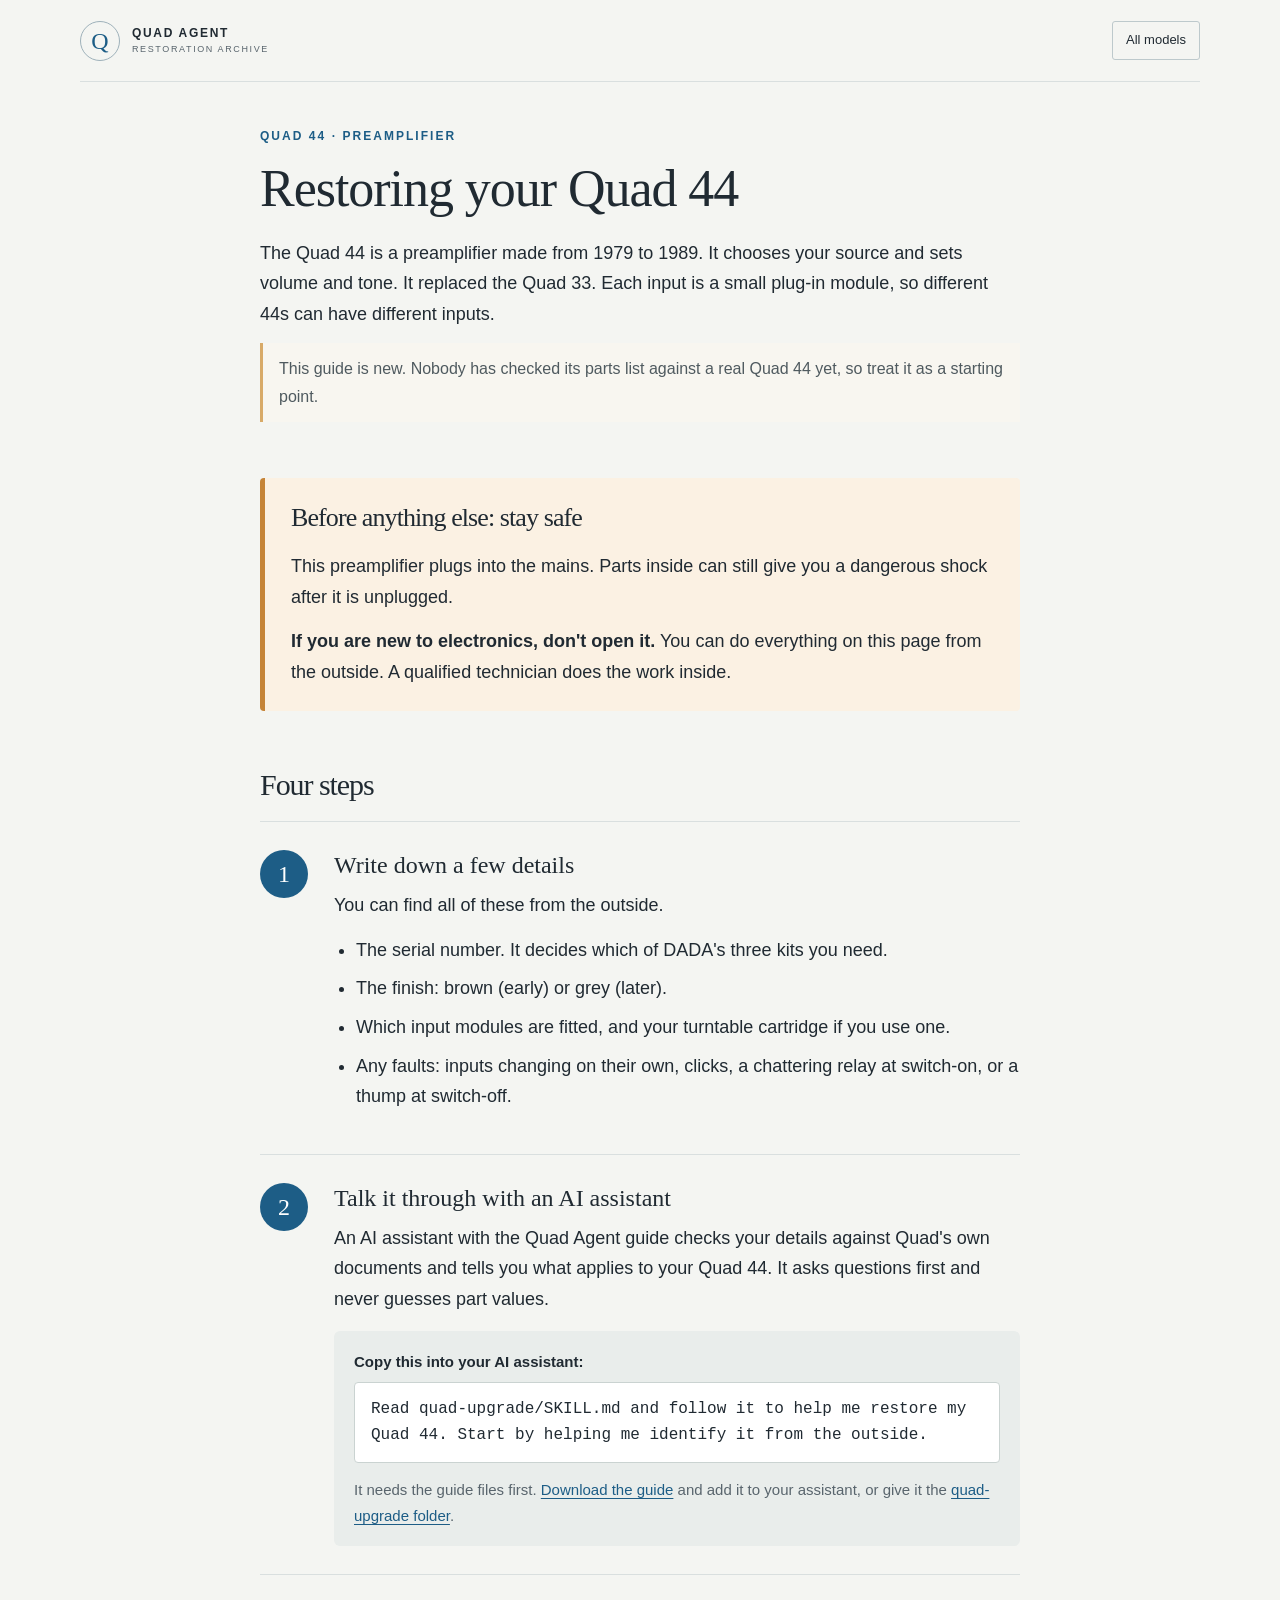
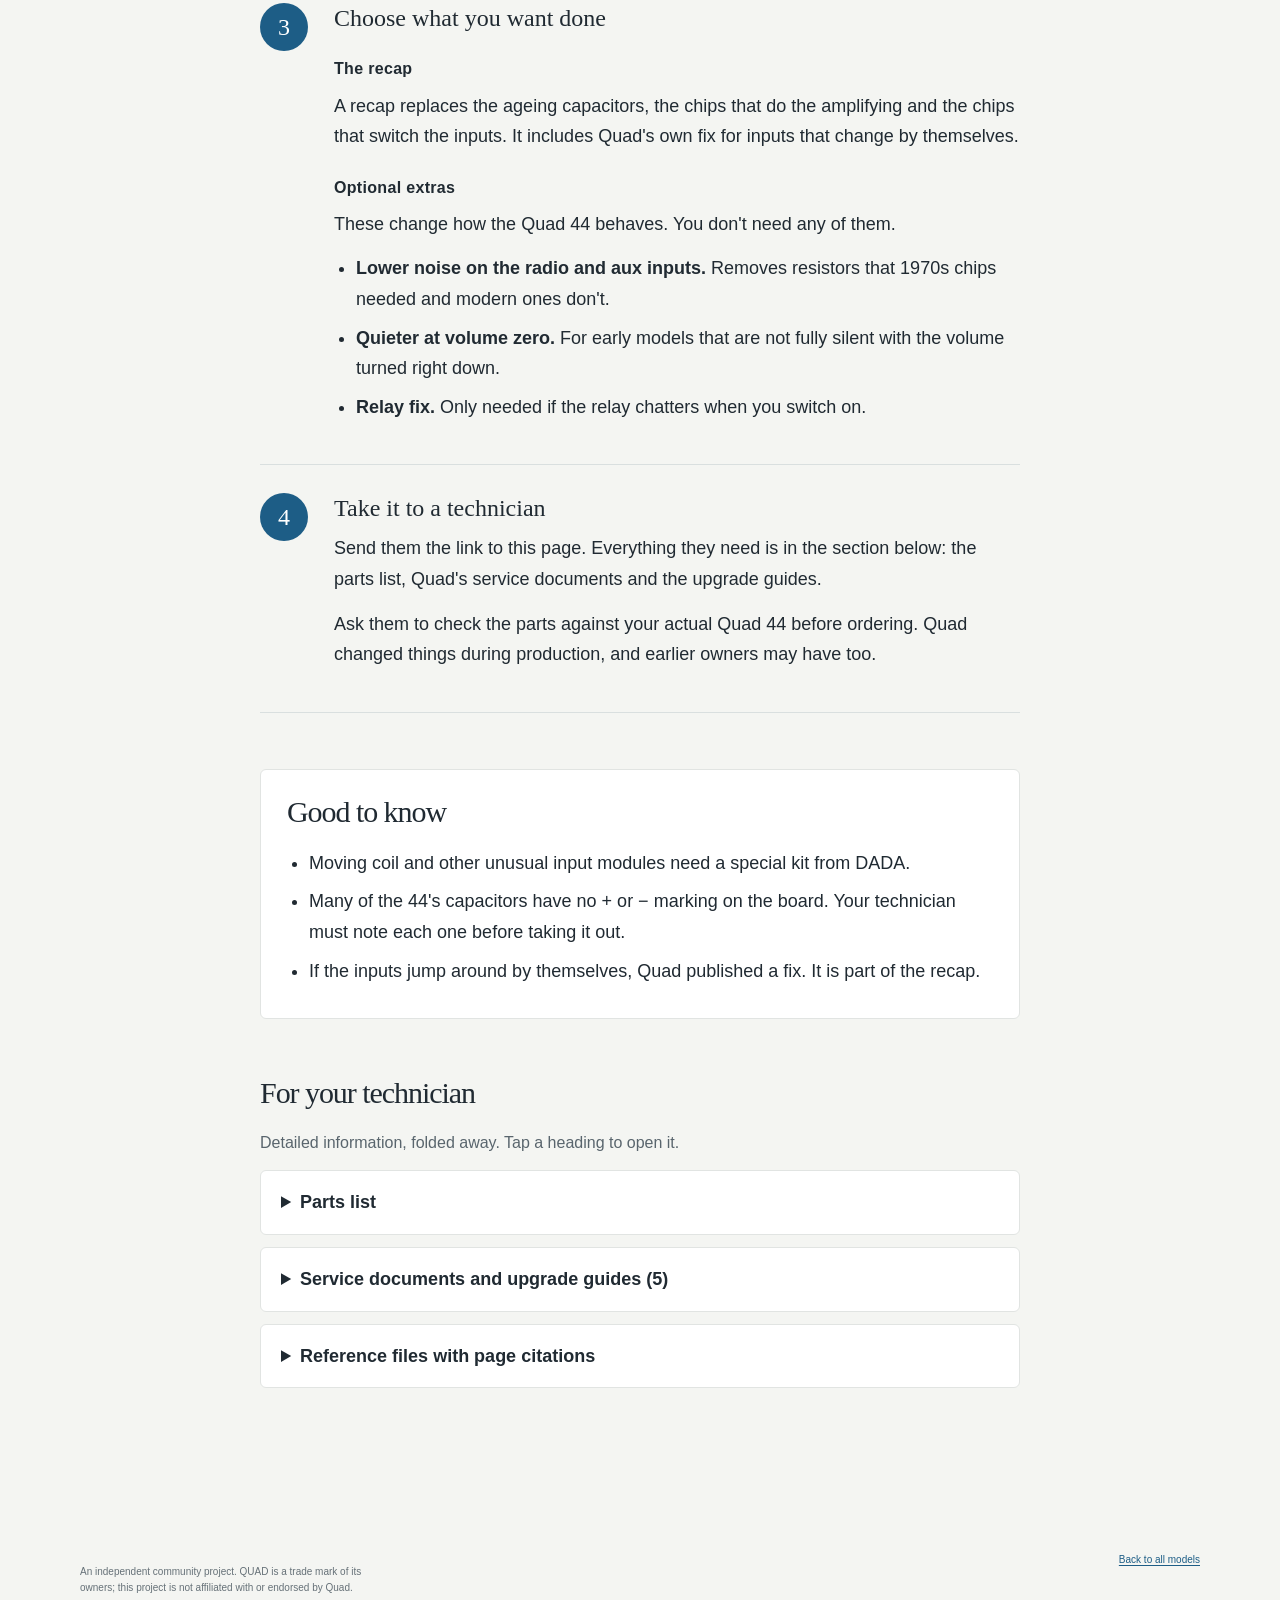
<file: docs/models/quad-44.html>
<!doctype html>
<html lang="en">
  <head>
    <meta charset="utf-8">
    <meta name="viewport" content="width=device-width, initial-scale=1">
    <meta name="description" content="A simple, safe guide to restoring a Quad 44 preamplifier.">
    <title>Restoring your Quad 44 | Quad Agent</title>
    <link rel="stylesheet" href="../styles.css">
  </head>
  <body class="owner">
    <a class="skip-link" href="#main">Skip to content</a>
    <!-- Generated by scripts/build_site.py from docs/owners/quad-44.md and the skill. Do not edit by hand. -->
    <header class="site-header">
      <a class="brand" href="../index.html" aria-label="Quad Agent home">
        <span class="brand-mark" aria-hidden="true">Q</span>
        <span class="brand-name"><strong>QUAD AGENT</strong><small>RESTORATION ARCHIVE</small></span>
      </a>
      <nav aria-label="Site">
        <a class="nav-repo" href="../index.html#guides">All models</a>
      </nav>
    </header>

    <main id="main" class="shell owner-page">
      <section class="owner-hero">
        <p class="eyebrow">QUAD 44 · PREAMPLIFIER</p>
        <h1>Restoring your Quad 44</h1>
        <p>The Quad 44 is a preamplifier made from 1979 to 1989. It chooses your source and sets volume and tone. It replaced the Quad 33. Each input is a small plug-in module, so different 44s can have different inputs.</p>
        <p class="new-note">This guide is new. Nobody has checked its parts list against a real Quad 44 yet, so treat it as a starting point.</p>
      </section>

      <section class="safety-box" aria-labelledby="safety-title">
        <h2 id="safety-title">Before anything else: stay safe</h2>
        <p>This preamplifier plugs into the mains. Parts inside can still give you a dangerous shock after it is unplugged.</p>
        <p><strong>If you are new to electronics, don't open it.</strong> You can do everything on this page from the outside. A qualified technician does the work inside.</p>
      </section>

      <section class="steps" aria-labelledby="steps-title">
        <h2 id="steps-title">Four steps</h2>

        <div class="step">
          <span class="step-no">1</span>
          <div class="step-body">
            <h3>Write down a few details</h3>
            <p>You can find all of these from the outside.</p>
            <ul><li>The serial number. It decides which of DADA&#x27;s three kits you need.</li><li>The finish: brown (early) or grey (later).</li><li>Which input modules are fitted, and your turntable cartridge if you use one.</li><li>Any faults: inputs changing on their own, clicks, a chattering relay at switch-on, or a thump at switch-off.</li></ul>
          </div>
        </div>

        <div class="step">
          <span class="step-no">2</span>
          <div class="step-body">
            <h3>Talk it through with an AI assistant</h3>
            <p>An AI assistant with the Quad Agent guide checks your details against Quad's own documents and tells you what applies to your Quad 44. It asks questions first and never guesses part values.</p>
            <div class="prompt-box">
              <p class="prompt-label">Copy this into your AI assistant:</p>
              <p class="prompt-text">Read quad-upgrade/SKILL.md and follow it to help me restore my Quad 44. Start by helping me identify it from the outside.</p>
              <p class="prompt-note">It needs the guide files first. <a href="https://github.com/Quad-Hi-Fi-Restoration/quad-agent/releases/latest">Download the guide</a> and add it to your assistant, or give it the <a href="https://github.com/Quad-Hi-Fi-Restoration/quad-agent/tree/main/quad-upgrade">quad-upgrade folder</a>.</p>
            </div>
          </div>
        </div>

        <div class="step">
          <span class="step-no">3</span>
          <div class="step-body">
            <h3>Choose what you want done</h3>
            <h4>The recap</h4>
            <p>A recap replaces the ageing capacitors, the chips that do the amplifying and the chips that switch the inputs. It includes Quad&#x27;s own fix for inputs that change by themselves.</p>
            <h4>Optional extras</h4>
            <p>These change how the Quad 44 behaves. You don't need any of them.</p>
            <ul><li><strong>Lower noise on the radio and aux inputs.</strong> Removes resistors that 1970s chips needed and modern ones don&#x27;t.</li><li><strong>Quieter at volume zero.</strong> For early models that are not fully silent with the volume turned right down.</li><li><strong>Relay fix.</strong> Only needed if the relay chatters when you switch on.</li></ul>
          </div>
        </div>

        <div class="step">
          <span class="step-no">4</span>
          <div class="step-body">
            <h3>Take it to a technician</h3>
            <p>Send them the link to this page. Everything they need is in the section below: the parts list, Quad's service documents and the upgrade guides.</p>
            <p>Ask them to check the parts against your actual Quad 44 before ordering. Quad changed things during production, and earlier owners may have too.</p>
          </div>
        </div>
      </section>

      <section class="good-to-know" aria-labelledby="gtk-title">
        <h2 id="gtk-title">Good to know</h2>
        <ul><li>Moving coil and other unusual input modules need a special kit from DADA.</li><li>Many of the 44&#x27;s capacitors have no + or − marking on the board. Your technician must note each one before taking it out.</li><li>If the inputs jump around by themselves, Quad published a fix. It is part of the recap.</li></ul>
      </section>

      <section class="tech-section" aria-labelledby="tech-title">
        <h2 id="tech-title">For your technician</h2>
        <p>Detailed information, folded away. Tap a heading to open it.</p>

        <details>
          <summary>Parts list</summary>
          <div class="details-body">
            <p class="card-caveat"><strong>Provisional.</strong> Every part comes from a named document but has not yet been checked against a real board. Confirm against the actual board before ordering. The recap comes first; optional changes are listed separately.</p>
            <h4>Recap and restoration</h4>
<div class="table-wrap"><table class="parts-table">
<colgroup><col class="c-part"><col class="c-orig"><col class="c-new"><col class="c-qty"><col></colgroup>
<thead><tr><th>Part</th><th>Original</th><th>Replacement</th><th>Qty</th><th>Notes</th></tr></thead>
<tbody>
<tr><td>C402, C403</td><td>47µF 63V</td><td>47µF 63V</td><td>2</td><td>Note polarity before removal - often unmarked on the board</td></tr>
<tr><td>C404, C405</td><td>1000µF</td><td>1000µF 25V</td><td>2</td><td></td></tr>
<tr><td>IC400, IC401, IC402, IC403</td><td>4066</td><td>CD4066</td><td>4</td><td>DADA writes &#x27;CDC4066BNC&#x27;. Note pin 1.</td></tr>
<tr><td>+8.5V to -7.5V rails (back of motherboard)</td><td>none fitted</td><td>4.7µF 63V</td><td>1</td><td>Official Quad modification; also resolder the 10 feed-through pins</td></tr>
<tr><td>Op-amps (2 per module, 2 modules)</td><td>TL071</td><td>OPA604 or LME49710</td><td>4</td><td>Board M12496 iss 3</td></tr>
<tr><td>C3, C4 (2 modules)</td><td>100µF 6.3V</td><td>100µF 10V</td><td>4</td><td></td></tr>
<tr><td>Op-amps</td><td>TL071</td><td>OPA604 or LME49710</td><td>2</td><td>Standard disc module M12515 iss 5. MC and other modules need a special DADA kit.</td></tr>
<tr><td>C316, C317</td><td>2.2µF 50V</td><td>2.2µF 50V</td><td>2</td><td></td></tr>
</tbody>
</table></div>
<h4>Recap and restoration — Kit I only</h4>
<div class="table-wrap"><table class="parts-table">
<colgroup><col class="c-part"><col class="c-orig"><col class="c-new"><col class="c-qty"><col></colgroup>
<thead><tr><th>Part</th><th>Original</th><th>Replacement</th><th>Qty</th><th>Notes</th></tr></thead>
<tbody>
<tr><td>IC500-IC503 (4 op-amps)</td><td>TL071</td><td>OPA604 or LME49710</td><td>4</td><td>Note pin 1</td></tr>
<tr><td>C522, C523</td><td>100µF 6.3V</td><td>100µF 10V</td><td>2</td><td></td></tr>
<tr><td>C528</td><td>47µF 40V</td><td>47µF 63V</td><td>1</td><td></td></tr>
<tr><td>Op-amps (M12511 iss 1)</td><td>TL071</td><td>OPA604 or LME49710</td><td>4</td><td>DADA Kit I lists 4, for two radio boards. Confirm how many are fitted.</td></tr>
</tbody>
</table></div>
<h4>Recap and restoration — Kit II only</h4>
<div class="table-wrap"><table class="parts-table">
<colgroup><col class="c-part"><col class="c-orig"><col class="c-new"><col class="c-qty"><col></colgroup>
<thead><tr><th>Part</th><th>Original</th><th>Replacement</th><th>Qty</th><th>Notes</th></tr></thead>
<tbody>
<tr><td>C407</td><td>100µF 16V</td><td>100µF 16V</td><td>1</td><td></td></tr>
<tr><td>IC500-IC503 (4 op-amps)</td><td>TL071</td><td>OPA604 or LME49710</td><td>4</td><td>Note pin 1</td></tr>
<tr><td>C522, C523</td><td>100µF 6.3V</td><td>100µF 10V</td><td>2</td><td></td></tr>
<tr><td>Op-amps (M12511 iss 1)</td><td>TL071</td><td>OPA604 or LME49710</td><td>2</td><td></td></tr>
<tr><td>Op-amps (M12511 iss 2)</td><td>TL071</td><td>OPA604 or LME49710</td><td>2</td><td></td></tr>
</tbody>
</table></div>
<h4>Recap and restoration — Kit III only</h4>
<div class="table-wrap"><table class="parts-table">
<colgroup><col class="c-part"><col class="c-orig"><col class="c-new"><col class="c-qty"><col></colgroup>
<thead><tr><th>Part</th><th>Original</th><th>Replacement</th><th>Qty</th><th>Notes</th></tr></thead>
<tbody>
<tr><td>C407</td><td>100µF 16V</td><td>100µF 16V</td><td>1</td><td></td></tr>
<tr><td>5 dual op-amps (IC700 etc.)</td><td>TL072</td><td>OPA2604 or LME49720</td><td>5</td><td>IC701 easier with front and switch rod removed</td></tr>
<tr><td>C702, C703, C706, C707, C731, C735</td><td>100µF 6.3V</td><td>100µF 10V</td><td>6</td><td></td></tr>
<tr><td>Op-amps (M12511 iss 2)</td><td>TL071</td><td>OPA604 or LME49710</td><td>2</td><td></td></tr>
<tr><td>Op-amp (M12815 iss 1)</td><td>TL072</td><td>OPA2604 or LME49720</td><td>1</td><td></td></tr>
</tbody>
</table></div>
<h4>Optional: relay rattle</h4>
<div class="table-wrap"><table class="parts-table">
<colgroup><col class="c-part"><col class="c-orig"><col class="c-new"><col class="c-qty"><col></colgroup>
<thead><tr><th>Part</th><th>Original</th><th>Replacement</th><th>Qty</th><th>Notes</th></tr></thead>
<tbody>
<tr><td>R400, R405</td><td>not stated</td><td>1R</td><td>2</td><td>Only if the relay rattles at switch-on</td></tr>
<tr><td>R402, R403</td><td>not stated</td><td>1500R</td><td>2</td><td>Only if the relay rattles at switch-on</td></tr>
</tbody>
</table></div>
<h4>Optional: unity gain</h4>
<div class="table-wrap"><table class="parts-table">
<colgroup><col class="c-part"><col class="c-orig"><col class="c-new"><col class="c-qty"><col></colgroup>
<thead><tr><th>Part</th><th>Original</th><th>Replacement</th><th>Qty</th><th>Notes</th></tr></thead>
<tbody>
<tr><td>R204, R205</td><td>fitted</td><td>remove</td><td>0</td><td>Radio M12511 iss 1 and 2; with R202/R203 links</td></tr>
<tr><td>R202, R203</td><td>fitted</td><td>wire link</td><td>2</td><td>Radio M12511 iss 1 and 2</td></tr>
<tr><td>R606, R607</td><td>fitted</td><td>remove</td><td>0</td><td>AUX M12511 iss 2; with R604/R605 links</td></tr>
<tr><td>R604, R605</td><td>fitted</td><td>wire link</td><td>2</td><td>AUX M12511 iss 2</td></tr>
</tbody>
</table></div>
<h4>Optional: volume zero — Kit I only</h4>
<div class="table-wrap"><table class="parts-table">
<colgroup><col class="c-part"><col class="c-orig"><col class="c-new"><col class="c-qty"><col></colgroup>
<thead><tr><th>Part</th><th>Original</th><th>Replacement</th><th>Qty</th><th>Notes</th></tr></thead>
<tbody>
<tr><td>R500, R501</td><td>22K</td><td>6K8</td><td>2</td><td>Model I before S/N 2401 only; gives -72dB at zero</td></tr>
<tr><td>R502, R503</td><td>6K8</td><td>2K2</td><td>2</td><td>Change with R500/R501</td></tr>
</tbody>
</table></div>

          </div>
        </details>

        <details>
          <summary>Service documents and upgrade guides (5)</summary>
          <div class="details-body">
            <p>Many are scans, so they are pictures of pages rather than searchable text.</p>
            <ul class="doc-list">
<li><span class="doc-title">Upgrade/revision manual Quad 44 pre amplifier</span><span class="doc-author">DADA Electronics (Stefaan &amp; Joost)</span><span class="doc-links"><a href="https://github.com/Quad-Hi-Fi-Restoration/quad-agent/blob/main/source-docs/quad-44/Dada%20Generated%20content%20-%20Quad-44-All-Models-Upgrade-Revision-Manual-V2.6.pdf">Open</a><a href="https://github.com/Quad-Hi-Fi-Restoration/quad-agent/blob/main/source-docs/quad-44/Dada%20Generated%20content%20-%20Quad-44-All-Models-Upgrade-Revision-Manual-V2.6.pdf?raw=true">Download</a></span></li>
<li><span class="doc-title">Quad 44 service data, all versions</span><span class="doc-author">Quad Electroacoustics</span><span class="doc-links"><a href="https://github.com/Quad-Hi-Fi-Restoration/quad-agent/blob/main/source-docs/quad-44/Quad%2044%20Service%20Data%20All%20Versions%201.0.pdf">Open</a><a href="https://github.com/Quad-Hi-Fi-Restoration/quad-agent/blob/main/source-docs/quad-44/Quad%2044%20Service%20Data%20All%20Versions%201.0.pdf?raw=true">Download</a></span></li>
<li><span class="doc-title">Quad 44 service data (HQ), all serial numbers</span><span class="doc-author">Quad Electroacoustics</span><span class="doc-links"><a href="https://github.com/Quad-Hi-Fi-Restoration/quad-agent/blob/main/source-docs/quad-44/Quad%2044%20Service%20Data%20%28HQ%29%20All%20Serial%20Numbers%201.0.pdf">Open</a><a href="https://github.com/Quad-Hi-Fi-Restoration/quad-agent/blob/main/source-docs/quad-44/Quad%2044%20Service%20Data%20%28HQ%29%20All%20Serial%20Numbers%201.0.pdf?raw=true">Download</a></span></li>
<li><span class="doc-title">Quad 44 instruction book</span><span class="doc-author">Quad</span><span class="doc-links"><a href="https://github.com/Quad-Hi-Fi-Restoration/quad-agent/blob/main/source-docs/quad-44/Quad-44-Instruction-Book.pdf">Open</a><a href="https://github.com/Quad-Hi-Fi-Restoration/quad-agent/blob/main/source-docs/quad-44/Quad-44-Instruction-Book.pdf?raw=true">Download</a></span></li>
<li><span class="doc-title">Quad 44 schematics above serial 23000</span><span class="doc-author">Quad</span><span class="doc-links"><a href="https://github.com/Quad-Hi-Fi-Restoration/quad-agent/blob/main/source-docs/quad-44/Quad-44-Schematics-Above-Serial-23000.pdf">Open</a><a href="https://github.com/Quad-Hi-Fi-Restoration/quad-agent/blob/main/source-docs/quad-44/Quad-44-Schematics-Above-Serial-23000.pdf?raw=true">Download</a></span></li>
            </ul>
          </div>
        </details>

        <details>
          <summary>Reference files with page citations</summary>
          <div class="details-body">
            <p>The detailed notes the AI assistant works from. Every value cites a document and page.</p>
            <ul class="file-list">
<li><a href="https://github.com/Quad-Hi-Fi-Restoration/quad-agent/blob/main/quad-upgrade/reference/quad-44/boards.md">boards.md</a></li>
<li><a href="https://github.com/Quad-Hi-Fi-Restoration/quad-agent/blob/main/quad-upgrade/reference/quad-44/overview.md">overview.md</a></li>
<li><a href="https://github.com/Quad-Hi-Fi-Restoration/quad-agent/blob/main/quad-upgrade/reference/quad-44/source-register.md">source-register.md</a></li>
<li><a href="https://github.com/Quad-Hi-Fi-Restoration/quad-agent/blob/main/quad-upgrade/reference/quad-44/tests.md">tests.md</a></li>
<li><a href="https://github.com/Quad-Hi-Fi-Restoration/quad-agent/blob/main/quad-upgrade/reference/quad-44/verification-log.md">verification-log.md</a></li>
              <li><a href="https://github.com/Quad-Hi-Fi-Restoration/quad-agent/blob/main/quad-upgrade/data/quad-44-bom.csv">quad-44-bom.csv</a> (parts data)</li>
            </ul>
          </div>
        </details>
      </section>
    </main>

    <footer class="site-footer shell">
      <div><p>An independent community project. QUAD is a trade mark of its owners; this project is not affiliated with or endorsed by Quad.</p></div>
      <div class="footer-meta"><p><a href="../index.html#guides">Back to all models</a></p></div>
    </footer>
  </body>
</html>
</file>
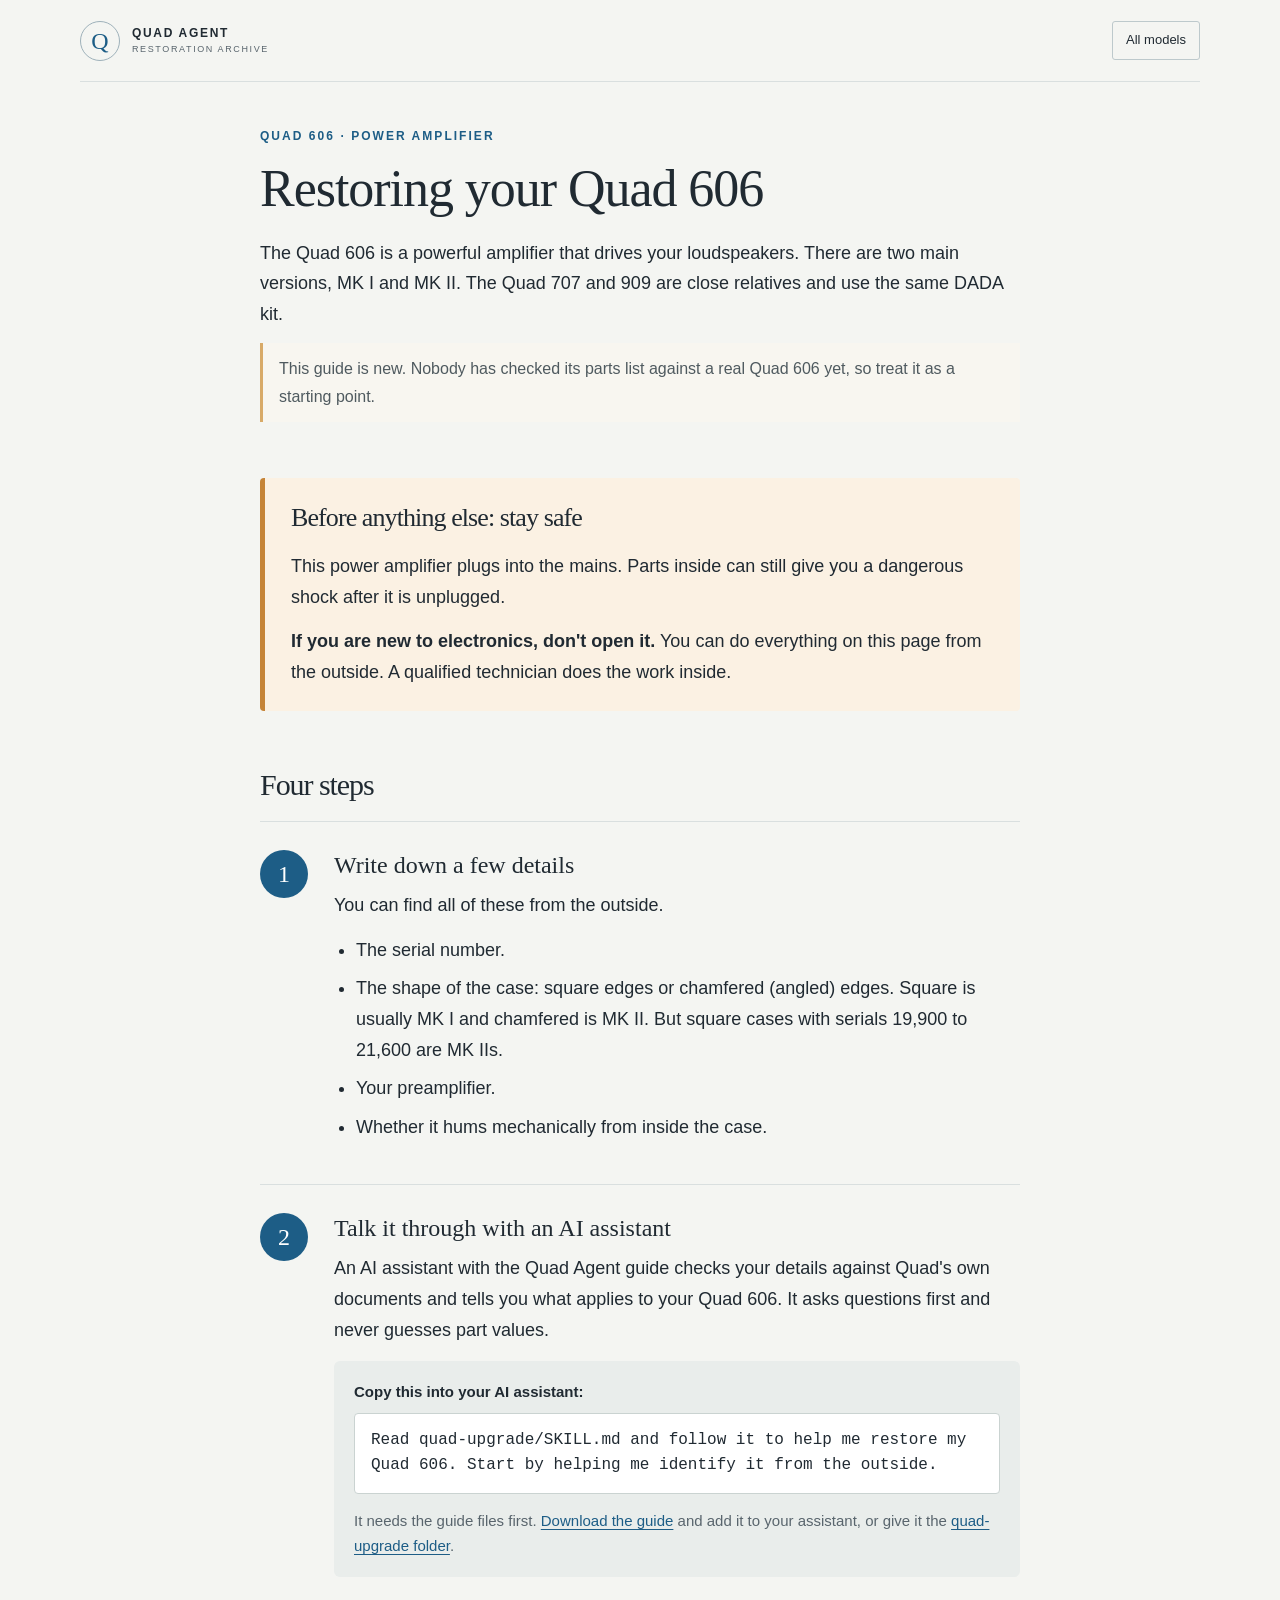
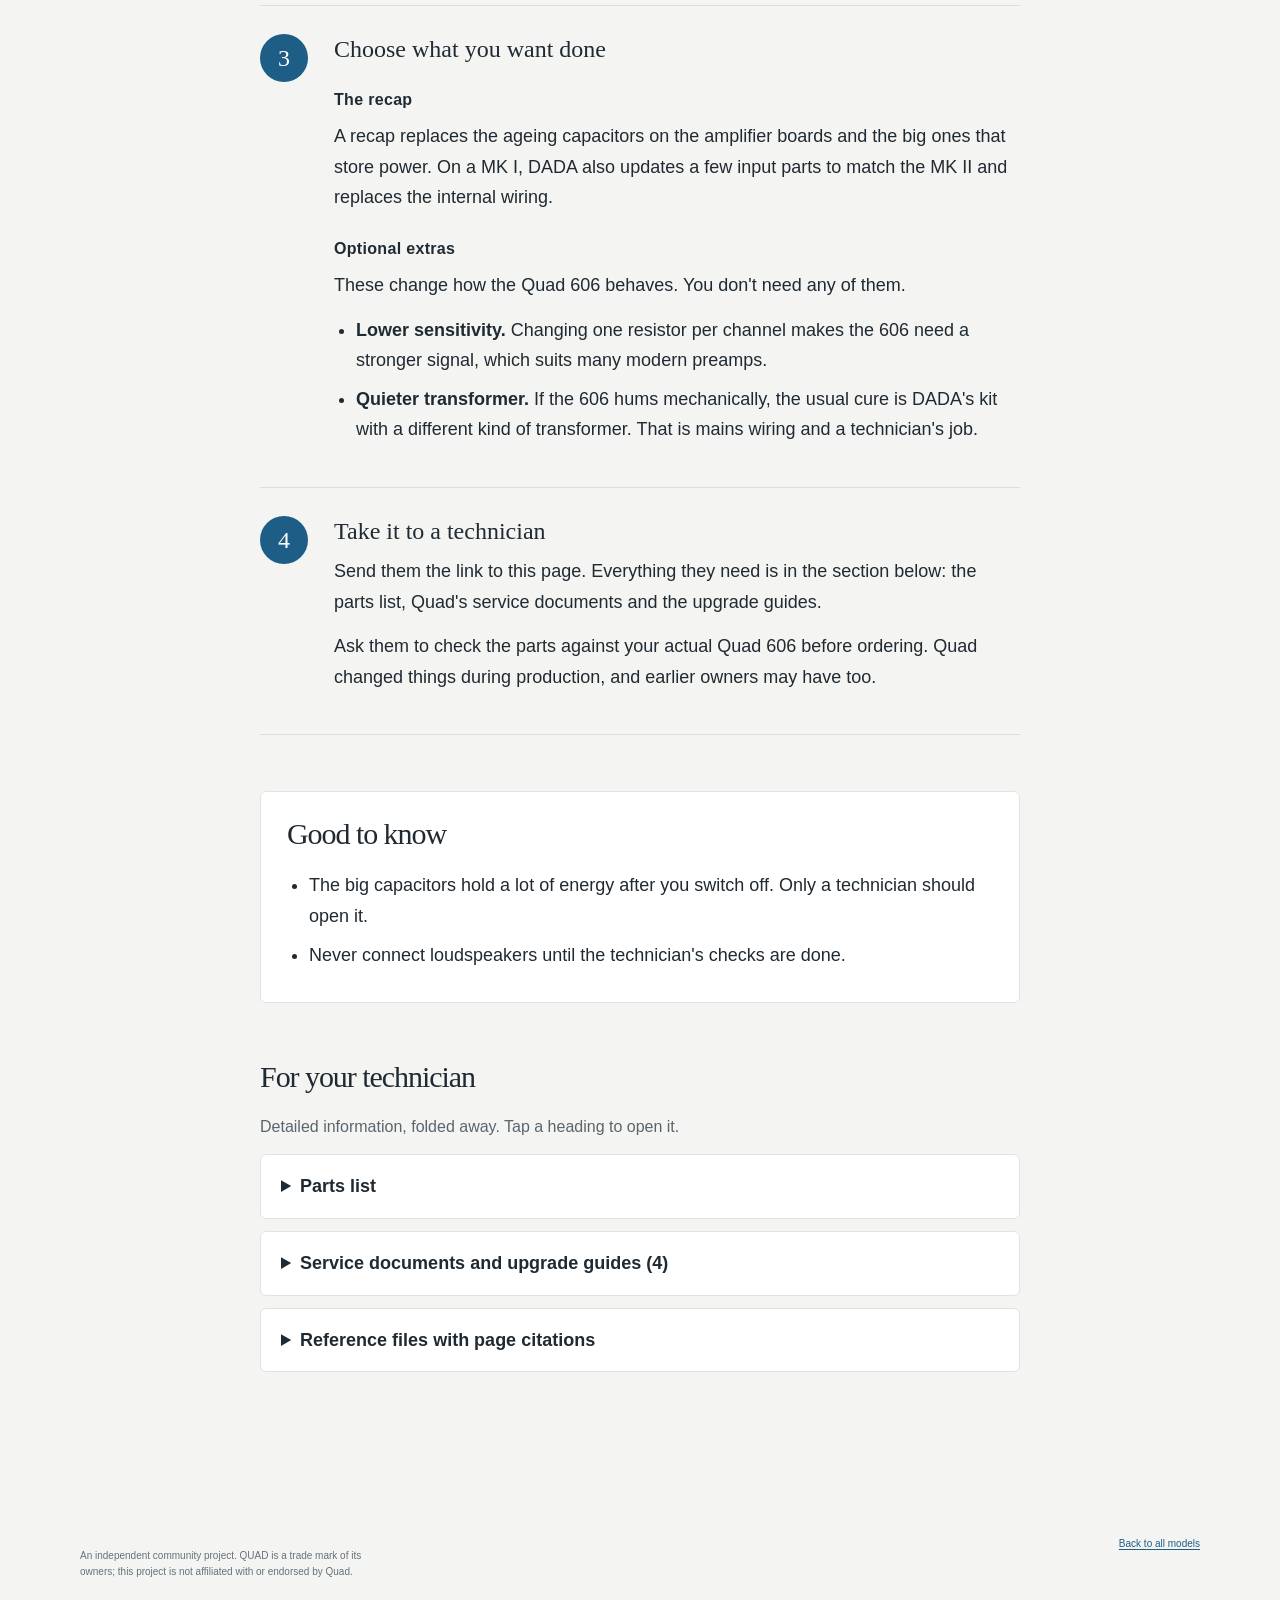
<file: docs/models/quad-606.html>
<!doctype html>
<html lang="en">
  <head>
    <meta charset="utf-8">
    <meta name="viewport" content="width=device-width, initial-scale=1">
    <meta name="description" content="A simple, safe guide to restoring a Quad 606 power amplifier.">
    <title>Restoring your Quad 606 | Quad Agent</title>
    <link rel="stylesheet" href="../styles.css">
  </head>
  <body class="owner">
    <a class="skip-link" href="#main">Skip to content</a>
    <!-- Generated by scripts/build_site.py from docs/owners/quad-606.md and the skill. Do not edit by hand. -->
    <header class="site-header">
      <a class="brand" href="../index.html" aria-label="Quad Agent home">
        <span class="brand-mark" aria-hidden="true">Q</span>
        <span class="brand-name"><strong>QUAD AGENT</strong><small>RESTORATION ARCHIVE</small></span>
      </a>
      <nav aria-label="Site">
        <a class="nav-repo" href="../index.html#guides">All models</a>
      </nav>
    </header>

    <main id="main" class="shell owner-page">
      <section class="owner-hero">
        <p class="eyebrow">QUAD 606 · POWER AMPLIFIER</p>
        <h1>Restoring your Quad 606</h1>
        <p>The Quad 606 is a powerful amplifier that drives your loudspeakers. There are two main versions, MK I and MK II. The Quad 707 and 909 are close relatives and use the same DADA kit.</p>
        <p class="new-note">This guide is new. Nobody has checked its parts list against a real Quad 606 yet, so treat it as a starting point.</p>
      </section>

      <section class="safety-box" aria-labelledby="safety-title">
        <h2 id="safety-title">Before anything else: stay safe</h2>
        <p>This power amplifier plugs into the mains. Parts inside can still give you a dangerous shock after it is unplugged.</p>
        <p><strong>If you are new to electronics, don't open it.</strong> You can do everything on this page from the outside. A qualified technician does the work inside.</p>
      </section>

      <section class="steps" aria-labelledby="steps-title">
        <h2 id="steps-title">Four steps</h2>

        <div class="step">
          <span class="step-no">1</span>
          <div class="step-body">
            <h3>Write down a few details</h3>
            <p>You can find all of these from the outside.</p>
            <ul><li>The serial number.</li><li>The shape of the case: square edges or chamfered (angled) edges. Square is usually MK I and chamfered is MK II. But square cases with serials 19,900 to 21,600 are MK IIs.</li><li>Your preamplifier.</li><li>Whether it hums mechanically from inside the case.</li></ul>
          </div>
        </div>

        <div class="step">
          <span class="step-no">2</span>
          <div class="step-body">
            <h3>Talk it through with an AI assistant</h3>
            <p>An AI assistant with the Quad Agent guide checks your details against Quad's own documents and tells you what applies to your Quad 606. It asks questions first and never guesses part values.</p>
            <div class="prompt-box">
              <p class="prompt-label">Copy this into your AI assistant:</p>
              <p class="prompt-text">Read quad-upgrade/SKILL.md and follow it to help me restore my Quad 606. Start by helping me identify it from the outside.</p>
              <p class="prompt-note">It needs the guide files first. <a href="https://github.com/Quad-Hi-Fi-Restoration/quad-agent/releases/latest">Download the guide</a> and add it to your assistant, or give it the <a href="https://github.com/Quad-Hi-Fi-Restoration/quad-agent/tree/main/quad-upgrade">quad-upgrade folder</a>.</p>
            </div>
          </div>
        </div>

        <div class="step">
          <span class="step-no">3</span>
          <div class="step-body">
            <h3>Choose what you want done</h3>
            <h4>The recap</h4>
            <p>A recap replaces the ageing capacitors on the amplifier boards and the big ones that store power. On a MK I, DADA also updates a few input parts to match the MK II and replaces the internal wiring.</p>
            <h4>Optional extras</h4>
            <p>These change how the Quad 606 behaves. You don't need any of them.</p>
            <ul><li><strong>Lower sensitivity.</strong> Changing one resistor per channel makes the 606 need a stronger signal, which suits many modern preamps.</li><li><strong>Quieter transformer.</strong> If the 606 hums mechanically, the usual cure is DADA&#x27;s kit with a different kind of transformer. That is mains wiring and a technician&#x27;s job.</li></ul>
          </div>
        </div>

        <div class="step">
          <span class="step-no">4</span>
          <div class="step-body">
            <h3>Take it to a technician</h3>
            <p>Send them the link to this page. Everything they need is in the section below: the parts list, Quad's service documents and the upgrade guides.</p>
            <p>Ask them to check the parts against your actual Quad 606 before ordering. Quad changed things during production, and earlier owners may have too.</p>
          </div>
        </div>
      </section>

      <section class="good-to-know" aria-labelledby="gtk-title">
        <h2 id="gtk-title">Good to know</h2>
        <ul><li>The big capacitors hold a lot of energy after you switch off. Only a technician should open it.</li><li>Never connect loudspeakers until the technician&#x27;s checks are done.</li></ul>
      </section>

      <section class="tech-section" aria-labelledby="tech-title">
        <h2 id="tech-title">For your technician</h2>
        <p>Detailed information, folded away. Tap a heading to open it.</p>

        <details>
          <summary>Parts list</summary>
          <div class="details-body">
            <p class="card-caveat"><strong>Provisional.</strong> Every part comes from a named document but has not yet been checked against a real board. Confirm against the actual board before ordering. The recap comes first; optional changes are listed separately.</p>
            <h4>Recap and restoration</h4>
<div class="table-wrap"><table class="parts-table">
<colgroup><col class="c-part"><col class="c-orig"><col class="c-new"><col class="c-qty"><col></colgroup>
<thead><tr><th>Part</th><th>Original</th><th>Replacement</th><th>Qty</th><th>Notes</th></tr></thead>
<tbody>
<tr><td>C1, C4, C6</td><td>330pF 10% 50V</td><td>330pF</td><td>6</td><td>Both boards</td></tr>
<tr><td>C7</td><td>47µF 20% 63V</td><td>100µF 63V</td><td>2</td><td>Original 5mm pitch - check fit. Polarised.</td></tr>
<tr><td>C9, C11</td><td>220µF -10/+50% (C9 printed 200µF) 63V</td><td>470µF 63V</td><td>4</td><td>Q606-S02 prints C9 as 200µF but gives part no. C220UTA (same as C11); likely misprint. Replacement is the same either way. Polarised.</td></tr>
</tbody>
</table></div>
<h4>Recap and restoration — MKI only</h4>
<div class="table-wrap"><table class="parts-table">
<colgroup><col class="c-part"><col class="c-orig"><col class="c-new"><col class="c-qty"><col></colgroup>
<thead><tr><th>Part</th><th>Original</th><th>Replacement</th><th>Qty</th><th>Notes</th></tr></thead>
<tbody>
<tr><td>Reservoir capacitors (C12, C13)</td><td>6800µF 63V</td><td>10000µF 63V</td><td>4</td><td>Q606-S02 lists C12 and C13; DADA supplies 4. Technician to confirm count, fit and polarity. Reversed caps can explode.</td></tr>
</tbody>
</table></div>
<h4>Recap and restoration — MKII only</h4>
<div class="table-wrap"><table class="parts-table">
<colgroup><col class="c-part"><col class="c-orig"><col class="c-new"><col class="c-qty"><col></colgroup>
<thead><tr><th>Part</th><th>Original</th><th>Replacement</th><th>Qty</th><th>Notes</th></tr></thead>
<tbody>
<tr><td>Reservoir capacitors</td><td>not in sources</td><td>15000µF 63V</td><td>4</td><td>MK II original values not in our sources. Technician to confirm count, fit and polarity.</td></tr>
</tbody>
</table></div>
<h4>Optional: input sensitivity</h4>
<div class="table-wrap"><table class="parts-table">
<colgroup><col class="c-part"><col class="c-orig"><col class="c-new"><col class="c-qty"><col></colgroup>
<thead><tr><th>Part</th><th>Original</th><th>Replacement</th><th>Qty</th><th>Notes</th></tr></thead>
<tbody>
<tr><td>R11</td><td>7R5 1% 0.25W (9R1 before S/N ~2000)</td><td>12R 1% (775mV) or 15R 1% (1000mV)</td><td>2</td><td>Optional. Leaving R11 as fitted gives 500mV. Check the preamp can drive the chosen sensitivity.</td></tr>
</tbody>
</table></div>
<h4>Optional: mki input update — MKI only</h4>
<div class="table-wrap"><table class="parts-table">
<colgroup><col class="c-part"><col class="c-orig"><col class="c-new"><col class="c-qty"><col></colgroup>
<thead><tr><th>Part</th><th>Original</th><th>Replacement</th><th>Qty</th><th>Notes</th></tr></thead>
<tbody>
<tr><td>R5</td><td>120k 5% 0.25W</td><td>62k 1%</td><td>2</td><td>MK I only; MK II already updated</td></tr>
<tr><td>C2</td><td>100nF 10% 100V</td><td>330nF</td><td>2</td><td>MK I only</td></tr>
<tr><td>C3</td><td>680nF 10% 63V</td><td>1µF</td><td>2</td><td>MK I only</td></tr>
</tbody>
</table></div>
<h4>Optional: zener decoupling</h4>
<div class="table-wrap"><table class="parts-table">
<colgroup><col class="c-part"><col class="c-orig"><col class="c-new"><col class="c-qty"><col></colgroup>
<thead><tr><th>Part</th><th>Original</th><th>Replacement</th><th>Qty</th><th>Notes</th></tr></thead>
<tbody>
<tr><td>D1, D2, D12, C7 decoupling</td><td>none fitted</td><td>100nF</td><td>8</td><td>Solder on copper side. Do NOT remove the zeners or C7.</td></tr>
</tbody>
</table></div>

          </div>
        </details>

        <details>
          <summary>Service documents and upgrade guides (4)</summary>
          <div class="details-body">
            <p>Many are scans, so they are pictures of pages rather than searchable text.</p>
            <ul class="doc-list">
<li><span class="doc-title">Quad 606 MK I and II DIY upgrade illustrated guidelines</span><span class="doc-author">DADA Electronics (Stefaan &amp; Joost)</span><span class="doc-links"><a href="https://github.com/Quad-Hi-Fi-Restoration/quad-agent/blob/main/source-docs/quad-606/Dada%20Generated%20Content%20-%20Quad-606-MK-I-II-707-and-909-Upgrade-Revision-Manual-V2.6.pdf">Open</a><a href="https://github.com/Quad-Hi-Fi-Restoration/quad-agent/blob/main/source-docs/quad-606/Dada%20Generated%20Content%20-%20Quad-606-MK-I-II-707-and-909-Upgrade-Revision-Manual-V2.6.pdf?raw=true">Download</a></span></li>
<li><span class="doc-title">Quad 606 Power Amplifier Service Data</span><span class="doc-author">Quad Electroacoustics</span><span class="doc-links"><a href="https://github.com/Quad-Hi-Fi-Restoration/quad-agent/blob/main/source-docs/quad-606/Quad%20606%20Service%20Data%20V2.0.pdf">Open</a><a href="https://github.com/Quad-Hi-Fi-Restoration/quad-agent/blob/main/source-docs/quad-606/Quad%20606%20Service%20Data%20V2.0.pdf?raw=true">Download</a></span></li>
<li><span class="doc-title">Quad 606 circuit diagram</span><span class="doc-author">Quad Electroacoustics</span><span class="doc-links"><a href="https://github.com/Quad-Hi-Fi-Restoration/quad-agent/blob/main/source-docs/quad-606/Quad-606-Schematic.pdf">Open</a><a href="https://github.com/Quad-Hi-Fi-Restoration/quad-agent/blob/main/source-docs/quad-606/Quad-606-Schematic.pdf?raw=true">Download</a></span></li>
<li><span class="doc-title">Toroidal transformer type 8N1787P data sheet (used in the DADA 606/707/909 PSU kit)</span><span class="doc-author">Amplimo BV</span><span class="doc-links"><a href="https://github.com/Quad-Hi-Fi-Restoration/quad-agent/blob/main/source-docs/quad-606/DaDa-Quad-606-707-909-transformer-connections.pdf">Open</a><a href="https://github.com/Quad-Hi-Fi-Restoration/quad-agent/blob/main/source-docs/quad-606/DaDa-Quad-606-707-909-transformer-connections.pdf?raw=true">Download</a></span></li>
            </ul>
          </div>
        </details>

        <details>
          <summary>Reference files with page citations</summary>
          <div class="details-body">
            <p>The detailed notes the AI assistant works from. Every value cites a document and page.</p>
            <ul class="file-list">
<li><a href="https://github.com/Quad-Hi-Fi-Restoration/quad-agent/blob/main/quad-upgrade/reference/quad-606/amplifier-boards.md">amplifier-boards.md</a></li>
<li><a href="https://github.com/Quad-Hi-Fi-Restoration/quad-agent/blob/main/quad-upgrade/reference/quad-606/overview.md">overview.md</a></li>
<li><a href="https://github.com/Quad-Hi-Fi-Restoration/quad-agent/blob/main/quad-upgrade/reference/quad-606/power-supply.md">power-supply.md</a></li>
<li><a href="https://github.com/Quad-Hi-Fi-Restoration/quad-agent/blob/main/quad-upgrade/reference/quad-606/source-register.md">source-register.md</a></li>
<li><a href="https://github.com/Quad-Hi-Fi-Restoration/quad-agent/blob/main/quad-upgrade/reference/quad-606/tests.md">tests.md</a></li>
<li><a href="https://github.com/Quad-Hi-Fi-Restoration/quad-agent/blob/main/quad-upgrade/reference/quad-606/verification-log.md">verification-log.md</a></li>
              <li><a href="https://github.com/Quad-Hi-Fi-Restoration/quad-agent/blob/main/quad-upgrade/data/quad-606-bom.csv">quad-606-bom.csv</a> (parts data)</li>
            </ul>
          </div>
        </details>
      </section>
    </main>

    <footer class="site-footer shell">
      <div><p>An independent community project. QUAD is a trade mark of its owners; this project is not affiliated with or endorsed by Quad.</p></div>
      <div class="footer-meta"><p><a href="../index.html#guides">Back to all models</a></p></div>
    </footer>
  </body>
</html>
</file>
<file: docs/styles.css>
@charset "utf-8";

:root {
  color-scheme: light;
  --ink: #202a32;
  --muted: #59656d;
  --blue: #1d5d86;
  --blue-dark: #164767;
  --line: #d9dfdf;
  --paper: #f4f5f2;
  --white: #fff;
  --warm: #f4ead4;
  --serif: Georgia, "Times New Roman", serif;
  --sans: "Segoe UI", Arial, sans-serif;
}

* { box-sizing: border-box; }
html { scroll-behavior: smooth; }
body { margin: 0; background: var(--paper); color: var(--ink); font: 16px/1.6 var(--sans); }
a { color: var(--blue); text-decoration-thickness: .08em; text-underline-offset: .18em; }
a:hover { color: var(--blue-dark); }
a:focus-visible { outline: 3px solid #c9873b; outline-offset: 4px; border-radius: 2px; }
.shell { width: min(1120px, calc(100% - 48px)); margin-inline: auto; }
.skip-link { position: absolute; top: 8px; left: 8px; z-index: 10; padding: 10px 14px; transform: translateY(-150%); background: var(--white); color: var(--ink); }
.skip-link:focus { transform: translateY(0); }

.site-header { width: min(1120px, calc(100% - 48px)); min-height: 82px; margin: auto; display: flex; align-items: center; justify-content: space-between; gap: 24px; border-bottom: 1px solid var(--line); }
.brand { display: inline-flex; align-items: center; gap: 12px; color: var(--ink); text-decoration: none; }
.brand-mark { display: grid; place-items: center; width: 40px; height: 40px; border: 1px solid #9eb1ba; border-radius: 50%; color: var(--blue); font: 24px/1 var(--serif); }
.brand-name { display: grid; line-height: 1.2; }
.brand-name strong { font-size: 12px; letter-spacing: .14em; }
.brand-name small { margin-top: 4px; color: var(--muted); font-size: 9px; letter-spacing: .18em; }
.site-header nav { display: flex; align-items: center; gap: clamp(16px, 3vw, 38px); }
.site-header nav a { color: var(--ink); font-size: 13px; text-decoration: none; }
.site-header nav a:hover { color: var(--blue); }
.site-header nav .nav-repo { padding: 8px 13px; border: 1px solid #bdc9cc; border-radius: 3px; }

.hero { display: grid; grid-template-columns: minmax(0, 1.15fr) minmax(330px, .85fr); gap: clamp(42px, 8vw, 100px); align-items: center; padding-block: 74px 62px; }
.hero-copy { max-width: 620px; }
.eyebrow { margin: 0 0 17px; color: var(--blue); font-size: 10px; font-weight: 700; letter-spacing: .17em; }
.eyebrow-dot, .status-light { display: inline-block; width: 8px; height: 8px; margin-right: 7px; border-radius: 50%; background: #c58437; vertical-align: 1px; }
h1, h2, h3, p { margin-top: 0; }
h1, h2, .panel-heading p { font-family: var(--serif); font-weight: 400; letter-spacing: -.035em; }
h1 { max-width: 620px; margin-bottom: 20px; font-size: clamp(44px, 6vw, 70px); line-height: 1.04; }
.hero-intro { max-width: 580px; margin-bottom: 26px; color: #44525b; font-size: 17px; line-height: 1.75; }
.hero-actions, .community-actions { display: flex; flex-wrap: wrap; align-items: center; gap: 15px 23px; }
.button { display: inline-flex; align-items: center; justify-content: center; min-height: 44px; padding: 10px 16px; border: 1px solid transparent; border-radius: 3px; font-size: 13px; font-weight: 650; text-decoration: none; transition: background-color .15s ease, transform .15s ease; }
.button:hover { transform: translateY(-1px); }
.button-primary { background: var(--blue); color: var(--white); }
.button-primary:hover { background: var(--blue-dark); color: var(--white); }
.text-link { font-size: 13px; font-weight: 600; }
.hero-note { margin: 30px 0 0; color: #667178; font: italic 14px var(--serif); }

.archive-panel { min-height: 360px; padding: 22px 24px 18px; display: flex; flex-direction: column; justify-content: space-between; background: #253a47; color: #f4f4ed; box-shadow: 12px 12px 0 #e3e5de; }
.panel-topline, .panel-footer { display: flex; justify-content: space-between; gap: 15px; color: #c1cbc9; font-size: 9px; font-weight: 650; letter-spacing: .12em; }
.panel-heading { margin-block: 34px 25px; padding-left: 18px; border-left: 1px solid #c68a48; }
.panel-index { color: #d6a367; font-size: 10px; letter-spacing: .16em; }
.panel-heading p { margin: 11px 0 0; font-size: clamp(25px, 3vw, 34px); line-height: 1.22; }
.panel-heading em { color: #c8d3d1; font-weight: 400; }
.archive-steps { border-top: 1px solid #50616a; }
.archive-steps div { display: grid; grid-template-columns: 37px 1fr 18px; align-items: center; gap: 10px; min-height: 42px; border-bottom: 1px solid #50616a; font-size: 11px; }
.step-number { color: #d6a367; font-size: 9px; letter-spacing: .08em; }
.step-mark { color: #d6a367; }
.panel-footer { align-items: center; margin-top: 18px; font-size: 8px; }
.panel-footer .status-light { width: 7px; height: 7px; margin: 0; background: #91b3a0; }

.status-strip { display: flex; align-items: center; gap: 20px; padding: 15px 18px; border-block: 1px solid var(--line); }
.status-label { flex: 0 0 auto; color: #53616a; font-size: 9px; font-weight: 700; letter-spacing: .13em; }
.status-label .status-light { width: 7px; height: 7px; background: #cb9a54; }
.status-strip p { flex: 1; margin: 0; color: #45515a; font-size: 12px; }
.status-strip a { flex: 0 0 auto; font-size: 11px; font-weight: 600; }

.section { padding-block: 77px 72px; }
.section-heading { display: flex; align-items: end; justify-content: space-between; gap: 30px; margin-bottom: 27px; }
.section-heading .eyebrow { margin-bottom: 9px; }
h2 { margin-bottom: 0; font-size: clamp(32px, 4.3vw, 46px); line-height: 1.12; }
.section-aside { max-width: 310px; margin: 0 0 4px; color: var(--muted); font-size: 12px; }
.model-grid { display: grid; grid-template-columns: repeat(3, minmax(0, 1fr)); gap: 14px; }
.model-grid-four { grid-template-columns: repeat(4, minmax(0, 1fr)); }
.model-grid-two { grid-template-columns: repeat(2, minmax(0, 1fr)); }
.model-group { margin: 34px 0 14px; color: #6c777b; font-size: 11px; font-weight: 700; letter-spacing: .15em; text-transform: uppercase; }
.model-group:first-of-type { margin-top: 0; }
.model-card { min-height: 330px; padding: 21px; display: flex; flex-direction: column; align-items: flex-start; background: var(--white); border: 1px solid #e1e4e2; border-radius: 4px; }
.model-card-featured { border-top: 3px solid var(--blue); padding-top: 19px; }
.card-topline { width: 100%; display: flex; align-items: center; justify-content: space-between; }
.model-number { color: #79858a; font: 14px var(--serif); }
.pill { padding: 4px 8px; border-radius: 999px; background: #edf0ed; color: #45534e; font-size: 9px; font-weight: 700; letter-spacing: .04em; }
.pill-draft { background: var(--warm); color: #72501f; }
.model-kind { margin: 23px 0 2px; color: #6c777b; font-size: 9px; font-weight: 700; letter-spacing: .15em; }
.model-card h3 { margin: 0 0 12px; font: 32px/1.2 var(--serif); letter-spacing: -.025em; }
.model-description { margin: 0 0 13px; color: #4d5a61; font-size: 12px; line-height: 1.65; }
.card-caveat { width: 100%; margin: auto 0 14px; padding: 9px 10px; border-left: 2px solid #d8aa68; background: #f8f6f0; color: #59615f; font-size: 10px; line-height: 1.55; }
.card-link, .principle-card a { font-size: 11px; font-weight: 650; }
.future-note { margin: 18px 0 0; color: #59656b; font-size: 11px; }
.future-note span { margin-right: 5px; color: var(--blue); font-size: 15px; }

.how-section { background: #e9edeb; }
.how-inner { display: grid; grid-template-columns: minmax(0, 1fr) minmax(320px, .85fr); gap: clamp(42px, 9vw, 110px); align-items: center; padding-block: 68px; }
.how-copy h2 { max-width: 540px; margin-bottom: 17px; }
.how-copy > p:not(.eyebrow) { max-width: 560px; margin-bottom: 22px; color: #4c5a60; font-size: 13px; line-height: 1.75; }
.button-light { background: var(--white); border-color: #cad3d1; color: var(--blue-dark); }
.button-light:hover { background: #f8faf8; }
.how-list { margin: 0; padding: 0; list-style: none; border-top: 1px solid #cbd3d0; }
.how-list li { display: grid; grid-template-columns: 38px 1fr; gap: 13px; padding: 16px 0; border-bottom: 1px solid #cbd3d0; }
.how-list li > span { color: #9b6f37; font: 13px var(--serif); }
.how-list strong { font-size: 12px; }
.how-list p { margin: 3px 0 0; color: #566268; font-size: 11px; }

.sources-section { padding-bottom: 78px; }
.principle-grid { display: grid; grid-template-columns: repeat(3, minmax(0, 1fr)); gap: 14px; }
.principle-card { min-height: 212px; padding: 20px; background: #fff; border: 1px solid #e1e4e2; border-radius: 4px; }
.principle-icon { display: grid; place-items: center; width: 27px; height: 27px; margin-bottom: 15px; border: 1px solid #c7d0cf; border-radius: 50%; color: var(--blue); font: 13px var(--serif); }
.principle-card h3 { margin-bottom: 7px; font: 20px var(--serif); }
.principle-card p { min-height: 64px; margin-bottom: 11px; color: #566268; font-size: 11px; line-height: 1.65; }

.community-section { background: #253a47; color: var(--white); }
.community-inner { display: grid; grid-template-columns: .9fr 1.1fr; gap: 55px; align-items: center; padding-block: 55px; }
.community-section .eyebrow { color: #d6a367; }
.community-section h2 { max-width: 440px; }
.community-copy p { margin-bottom: 20px; color: #d2dcda; font-size: 12px; line-height: 1.75; }
.community-section .button-primary { background: #f2ead9; color: #253a47; }
.community-section .button-primary:hover { background: #fff; color: #253a47; }
.community-section .text-link { color: #f2ead9; }
.community-section .text-link:hover { color: #fff; }

.site-footer { display: flex; justify-content: space-between; gap: 40px; padding-block: 28px 35px; }
.footer-brand .brand-mark { width: 32px; height: 32px; font-size: 19px; }
.footer-brand .brand-name strong { font-size: 10px; }
.footer-brand .brand-name small { font-size: 8px; }
.site-footer > div:first-child > p { max-width: 310px; margin: 12px 0 0; color: #667178; font-size: 10px; }
.footer-meta { max-width: 510px; }
.footer-meta p { margin: 0 0 5px; color: #69747a; font-size: 10px; }

@media (max-width: 800px) {
  .hero { grid-template-columns: 1fr  minmax(280px, .8fr); gap: 34px; padding-block: 58px 48px; }
  .archive-panel { min-height: 330px; padding: 18px; }
  .model-grid, .principle-grid { grid-template-columns: 1fr 1fr; }
  .model-grid .model-card:last-child:nth-child(odd), .principle-card:last-child { grid-column: 1 / -1; }
  .model-card { min-height: 300px; }
  .how-inner { gap: 38px; }
}
@media (max-width: 620px) {
  .shell, .site-header { width: min(100% - 32px, 520px); }
  .site-header { min-height: 70px; align-items: center; flex-wrap: wrap; padding-block: 14px; }
  .site-header nav { width: 100%; justify-content: space-between; flex-wrap: wrap; gap: 8px 15px; padding-top: 4px; }
  .site-header nav a { font-size: 11px; }
  .site-header nav .nav-repo { padding: 5px 8px; }
  .hero { grid-template-columns: 1fr; gap: 32px; padding-block: 48px 34px; }
  h1 { max-width: 500px; font-size: clamp(43px, 13vw, 61px); }
  .hero-intro { font-size: 15px; }
  .archive-panel { min-height: 315px; }
  .status-strip { align-items: flex-start; flex-wrap: wrap; gap: 7px 12px; padding: 13px 0; }
  .status-strip p { flex-basis: 100%; order: 2; }
  .status-strip a { margin-left: auto; }
  .section { padding-block: 55px; }
  .section-heading { display: block; }
  .section-aside { margin-top: 12px; }
  .model-grid, .principle-grid { grid-template-columns: 1fr; }
  .model-grid .model-card:last-child:nth-child(odd), .principle-card:last-child { grid-column: auto; }
  .model-card { min-height: 0; }
  .card-caveat { margin-top: 4px; }
  .how-inner, .community-inner { grid-template-columns: 1fr; gap: 32px; padding-block: 50px; }
  .principle-card { min-height: 0; }
  .principle-card p { min-height: 0; }
  .site-footer { display: block; padding-block: 24px 30px; }
  .footer-meta { margin-top: 20px; }
}
@media (prefers-reduced-motion: reduce) {
  html { scroll-behavior: auto; }
  *, *::before, *::after { transition-duration: .01ms !important; }
}

/* Owner pages (generated by scripts/build_site.py) */
.owner-page { max-width: 760px; padding-block: 44px 80px; font-size: 18px; line-height: 1.7; }
.owner-page section { margin-bottom: 56px; }
.owner-page p { margin: 0 0 14px; }
.owner-page ul { margin: 0 0 14px; padding-left: 22px; }
.owner-page li { margin-bottom: 8px; }
.owner-page h1 { margin: 0 0 20px; font: clamp(36px, 6vw, 52px)/1.1 var(--serif); letter-spacing: -.02em; }
.owner-page h2 { margin: 0 0 18px; font: 30px/1.2 var(--serif); }
.owner-page h3 { margin: 0 0 10px; font: 24px/1.25 var(--serif); }
.owner-page h4 { margin: 22px 0 8px; font-size: 16px; letter-spacing: .02em; }
.owner-page .eyebrow { font-size: 12px; }
.new-note { padding: 12px 16px; background: #f8f6f0; border-left: 3px solid #d8aa68; color: #4f5a5f; font-size: 16px; }
.safety-box { padding: 24px 26px; background: #fbf1e3; border-left: 5px solid #c58437; border-radius: 4px; }
.safety-box h2 { font-size: 26px; }
.safety-box p:last-child { margin-bottom: 0; }
.step { display: grid; grid-template-columns: 56px minmax(0, 1fr); gap: 18px; padding: 28px 0; border-top: 1px solid var(--line); }
.step:last-child { border-bottom: 1px solid var(--line); }
.step-no { display: grid; place-items: center; width: 48px; height: 48px; border-radius: 50%; background: var(--blue); color: var(--white); font: 24px/1 var(--serif); }
.prompt-box { margin-top: 16px; padding: 18px 20px; background: #e9edeb; border-radius: 6px; }
.prompt-label { margin-bottom: 8px !important; font-size: 15px; font-weight: 600; }
.prompt-text { padding: 14px 16px; background: var(--white); border: 1px solid #cad3d1; border-radius: 4px; font: 16px/1.6 ui-monospace, Consolas, monospace; }
.prompt-note { margin: 12px 0 0 !important; color: var(--muted); font-size: 15px; }
.good-to-know { padding: 24px 26px; background: var(--white); border: 1px solid #e1e4e2; border-radius: 6px; }
.good-to-know ul { margin-bottom: 0; }
.tech-section > p { color: var(--muted); font-size: 16px; }
.tech-section details { margin-bottom: 12px; background: var(--white); border: 1px solid #e1e4e2; border-radius: 6px; }
.tech-section summary { padding: 16px 20px; cursor: pointer; font-size: 18px; font-weight: 600; }
.tech-section summary:hover { color: var(--blue); }
.details-body { padding: 0 20px 20px; font-size: 15px; line-height: 1.6; }
.details-body .card-caveat { font-size: 13px; }
.table-wrap { overflow-x: auto; margin-bottom: 18px; border: 1px solid #e1e4e2; border-radius: 4px; background: var(--white); }
.owner-page table { width: 100%; border-collapse: collapse; font-size: 14px; line-height: 1.5; }
.owner-page th, .owner-page td { padding: 10px 12px; border-bottom: 1px solid #edf0ed; text-align: left; vertical-align: top; }
.owner-page th { background: #f6f7f4; color: #45534e; font-size: 12px; letter-spacing: .04em; }
.owner-page tr:last-child td { border-bottom: 0; }
.parts-table { table-layout: fixed; min-width: 640px; }
.parts-table .c-part { width: 17%; }
.parts-table .c-orig { width: 21%; }
.parts-table .c-new { width: 23%; }
.parts-table .c-qty { width: 7%; }
.doc-list, .file-list { margin: 0; padding: 0 !important; list-style: none; }
.doc-list li { display: grid; gap: 2px; padding: 12px 0; border-top: 1px solid var(--line); }
.doc-title { font-weight: 600; }
.doc-author { color: var(--muted); font-size: 14px; }
.doc-links { display: flex; gap: 18px; font-size: 14px; }
.file-list li { padding: 8px 0; border-top: 1px solid var(--line); }
@media (max-width: 620px) {
  .owner-page { font-size: 17px; }
  .step { grid-template-columns: 1fr; gap: 10px; }
  .safety-box, .good-to-know { padding: 20px; }
}
</file>
